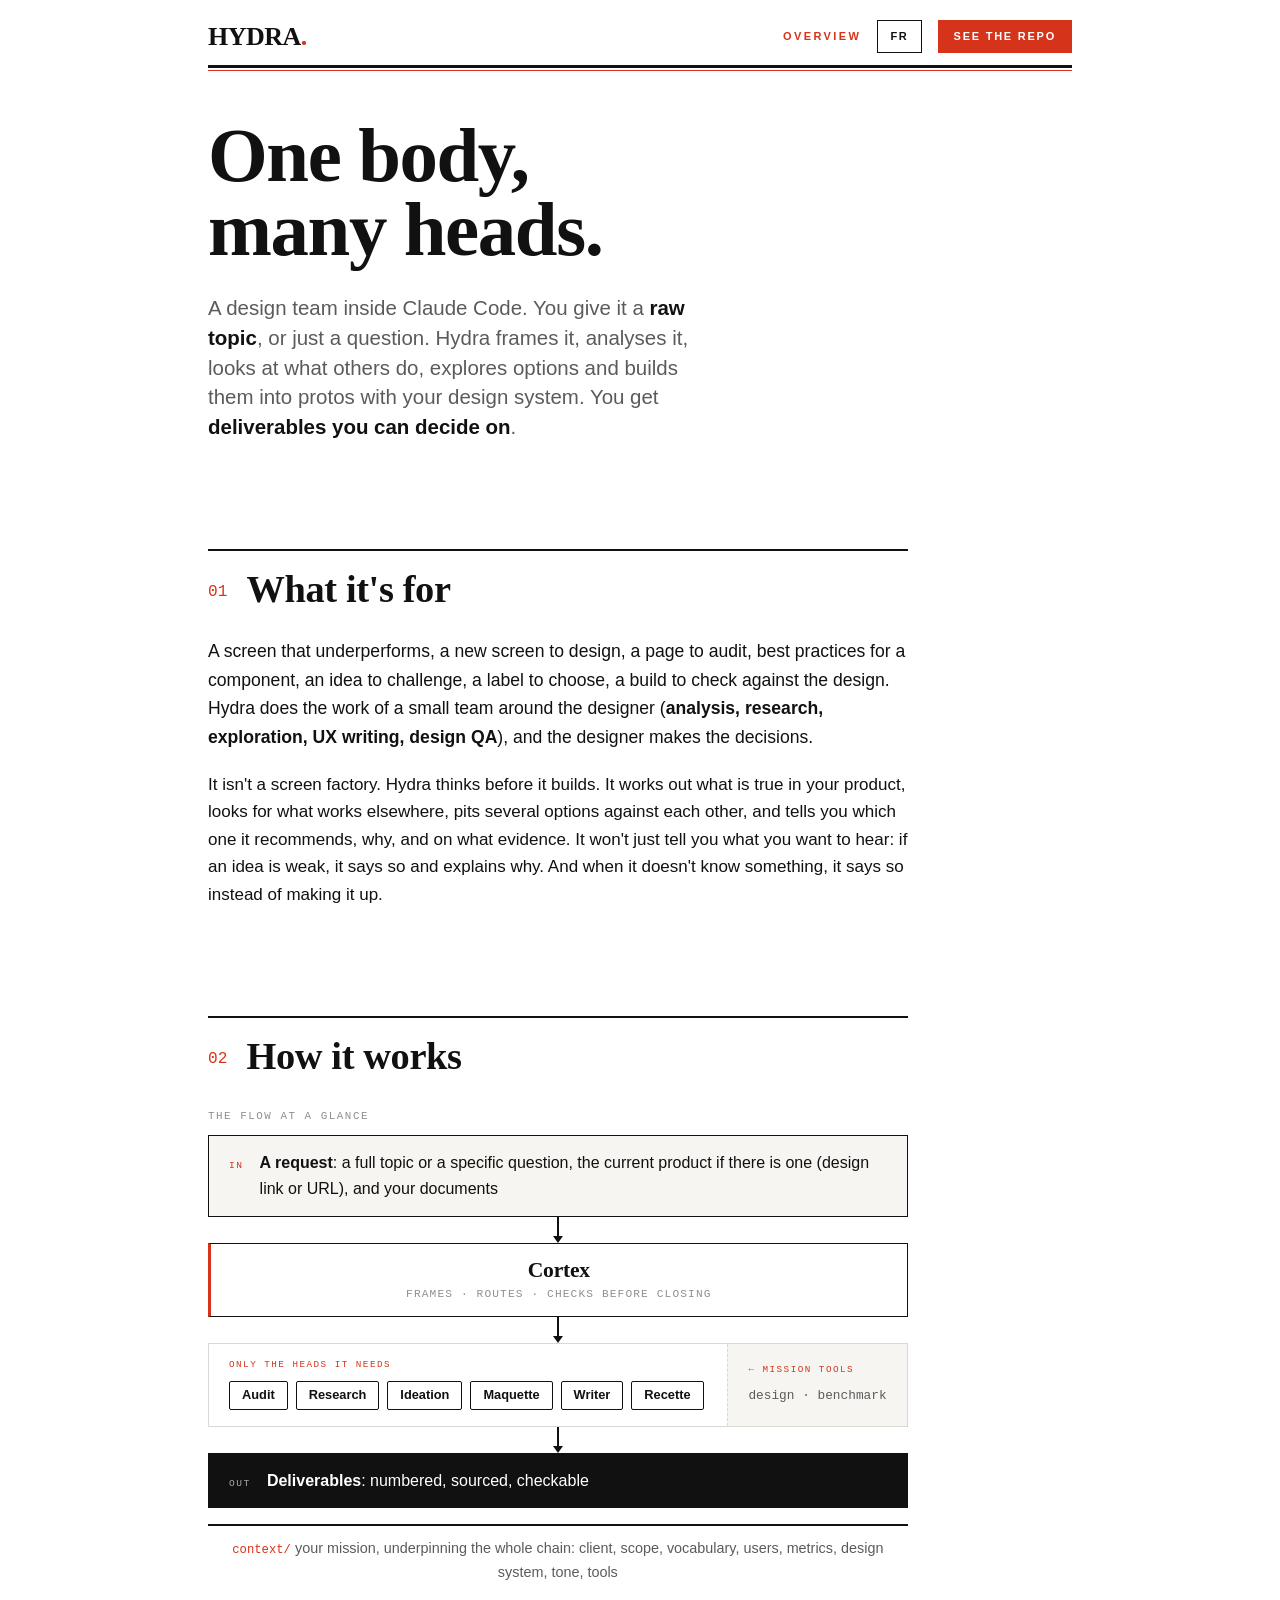
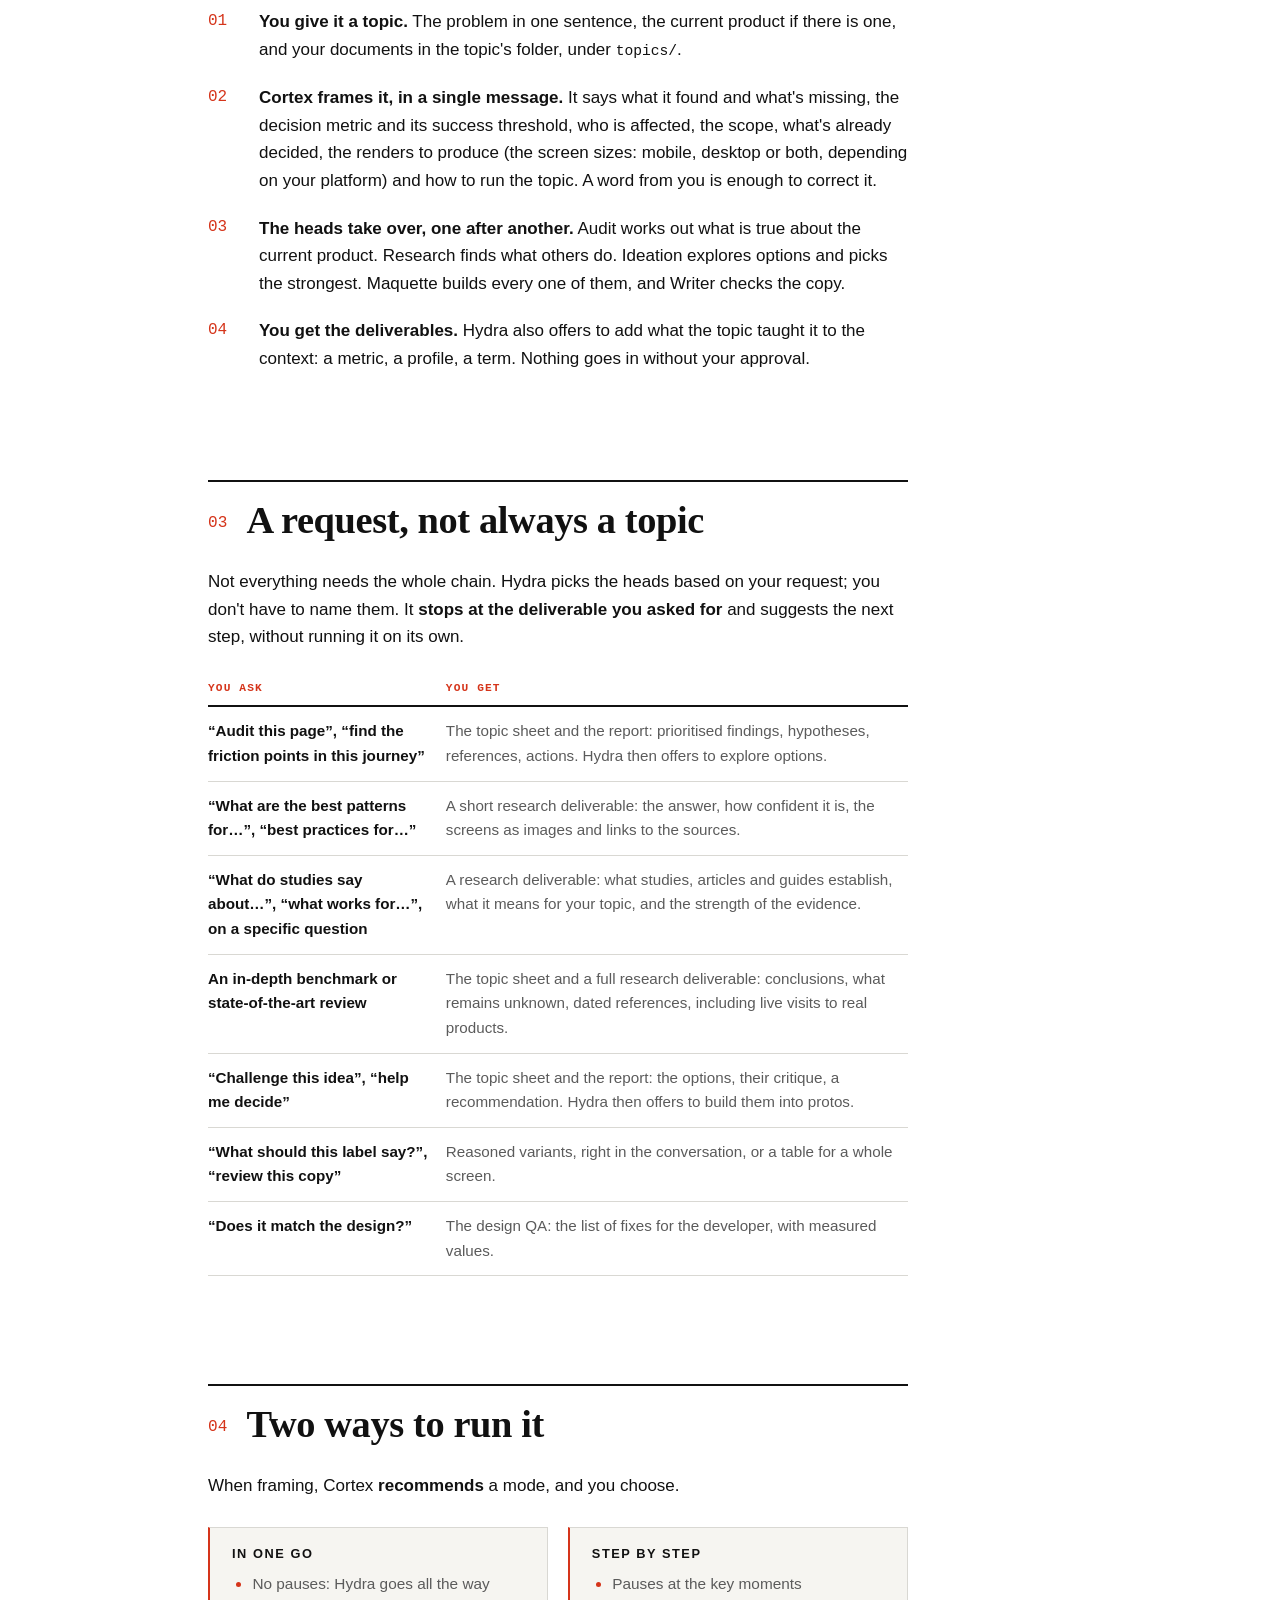
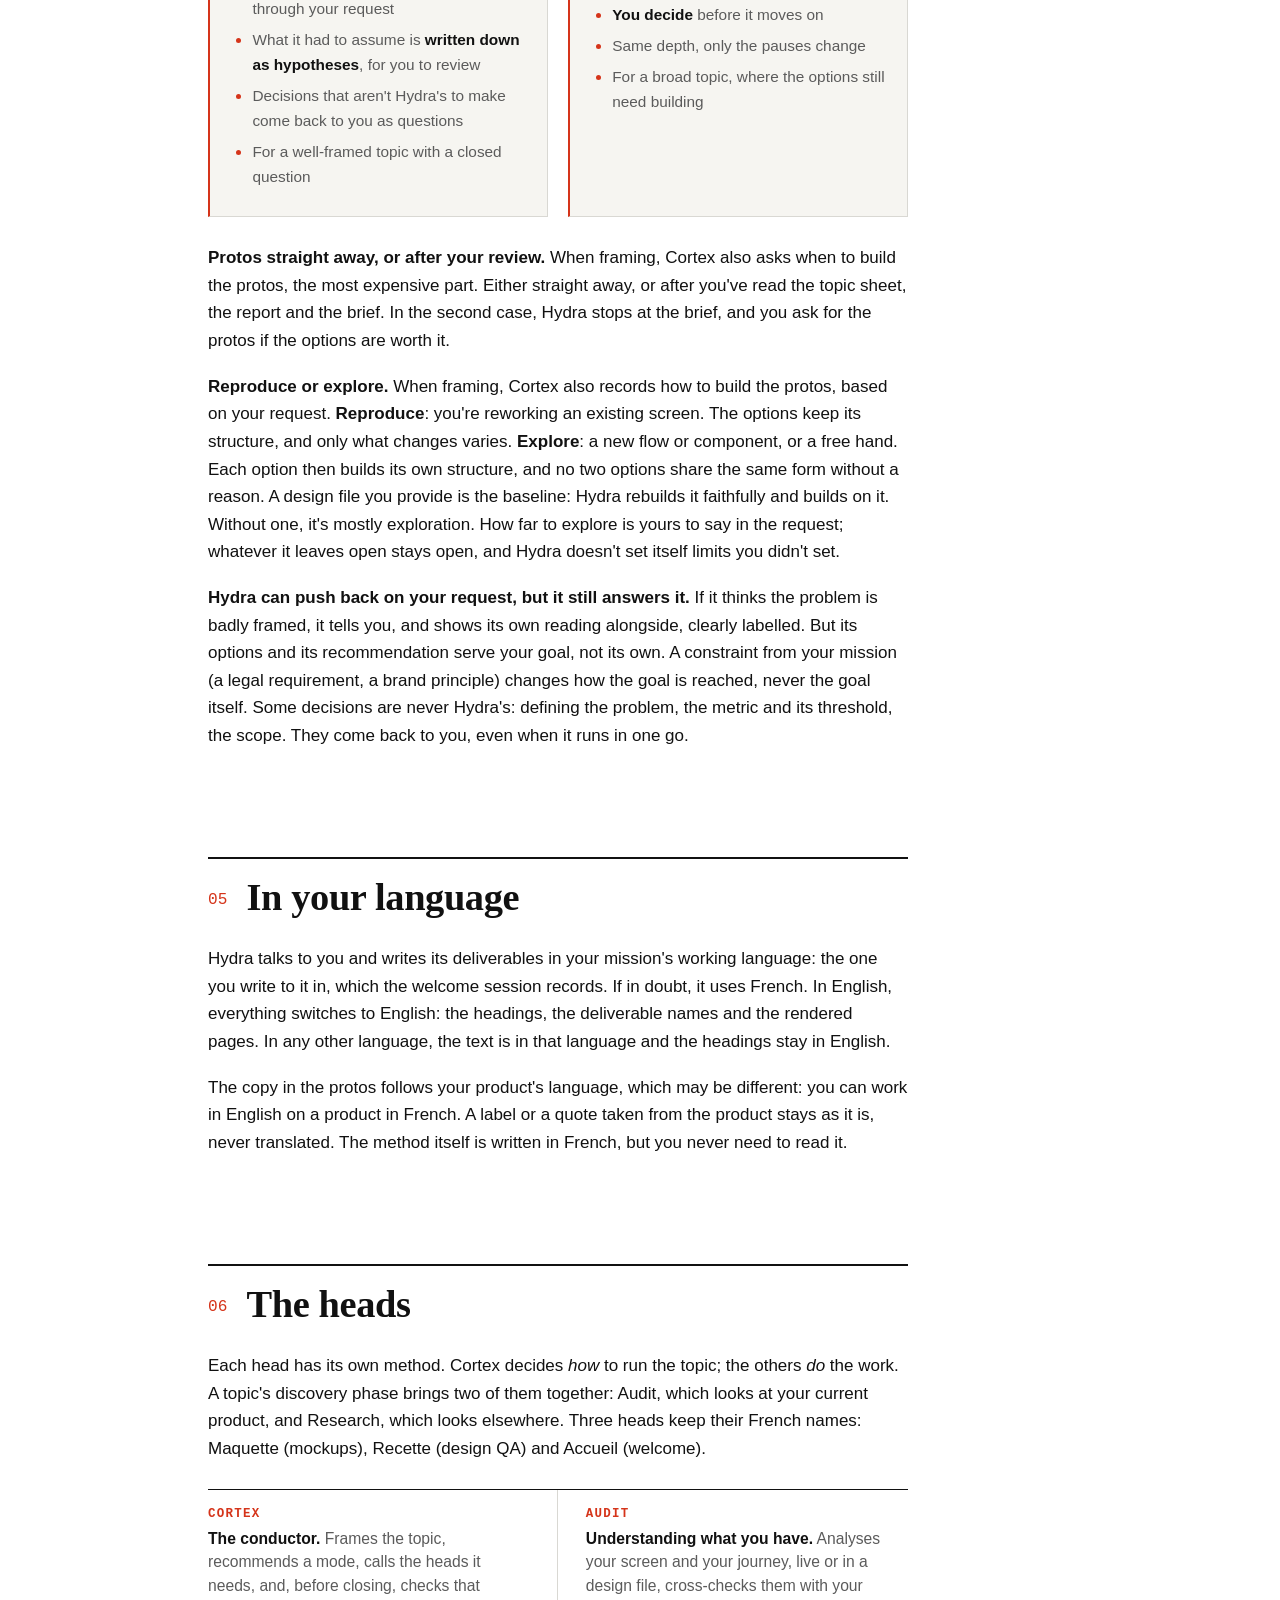
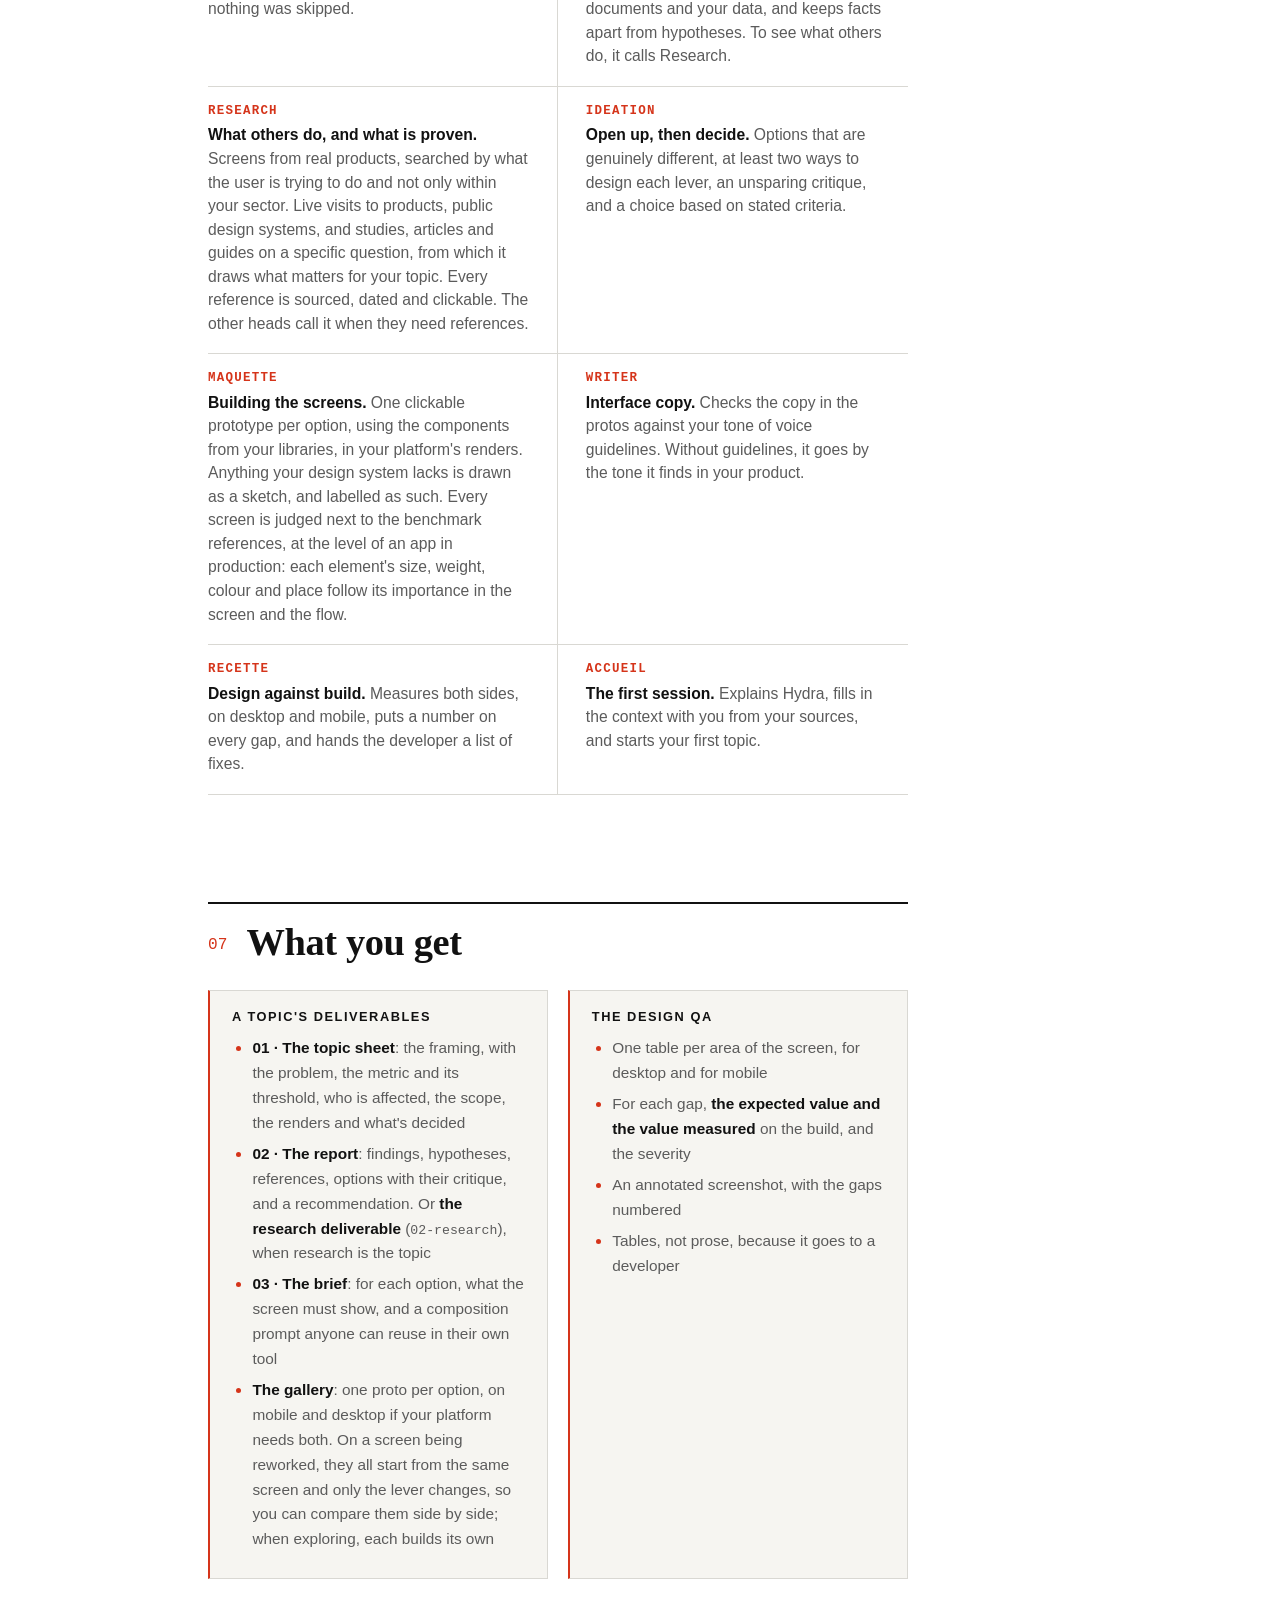
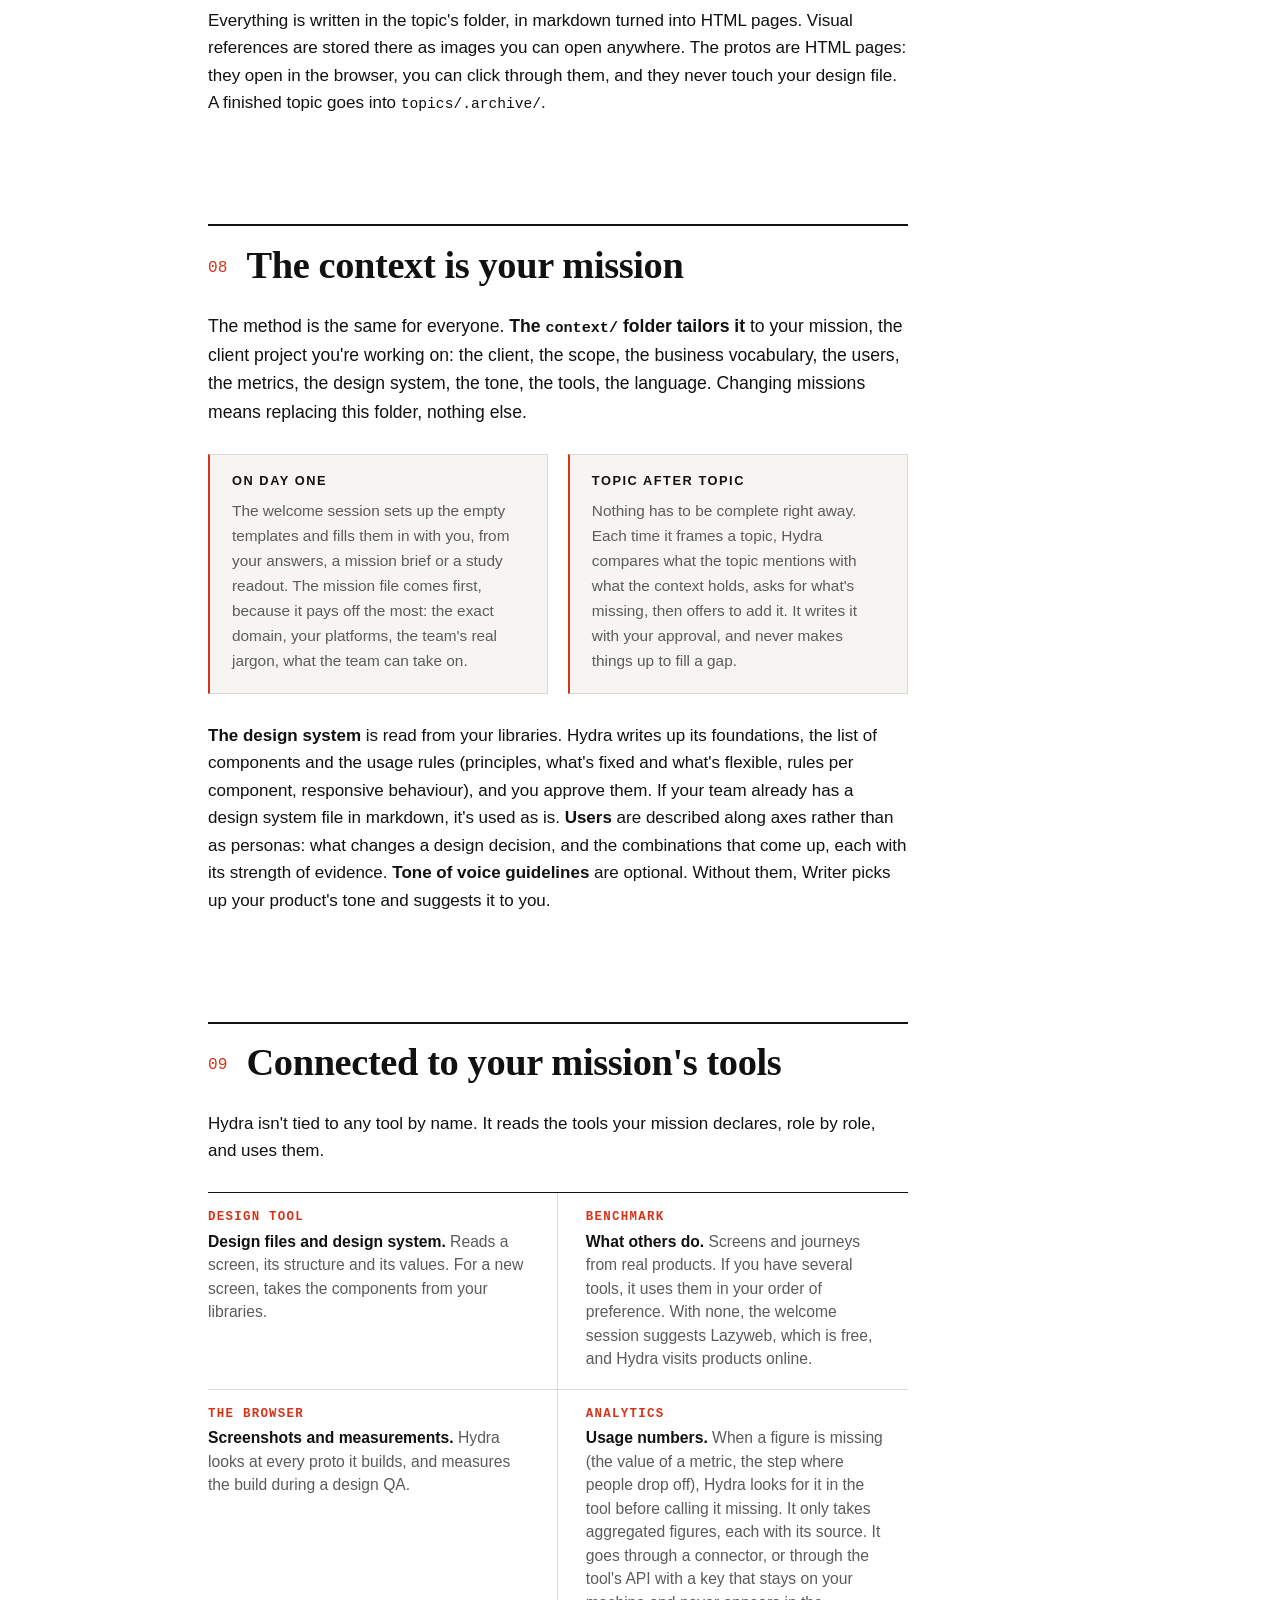
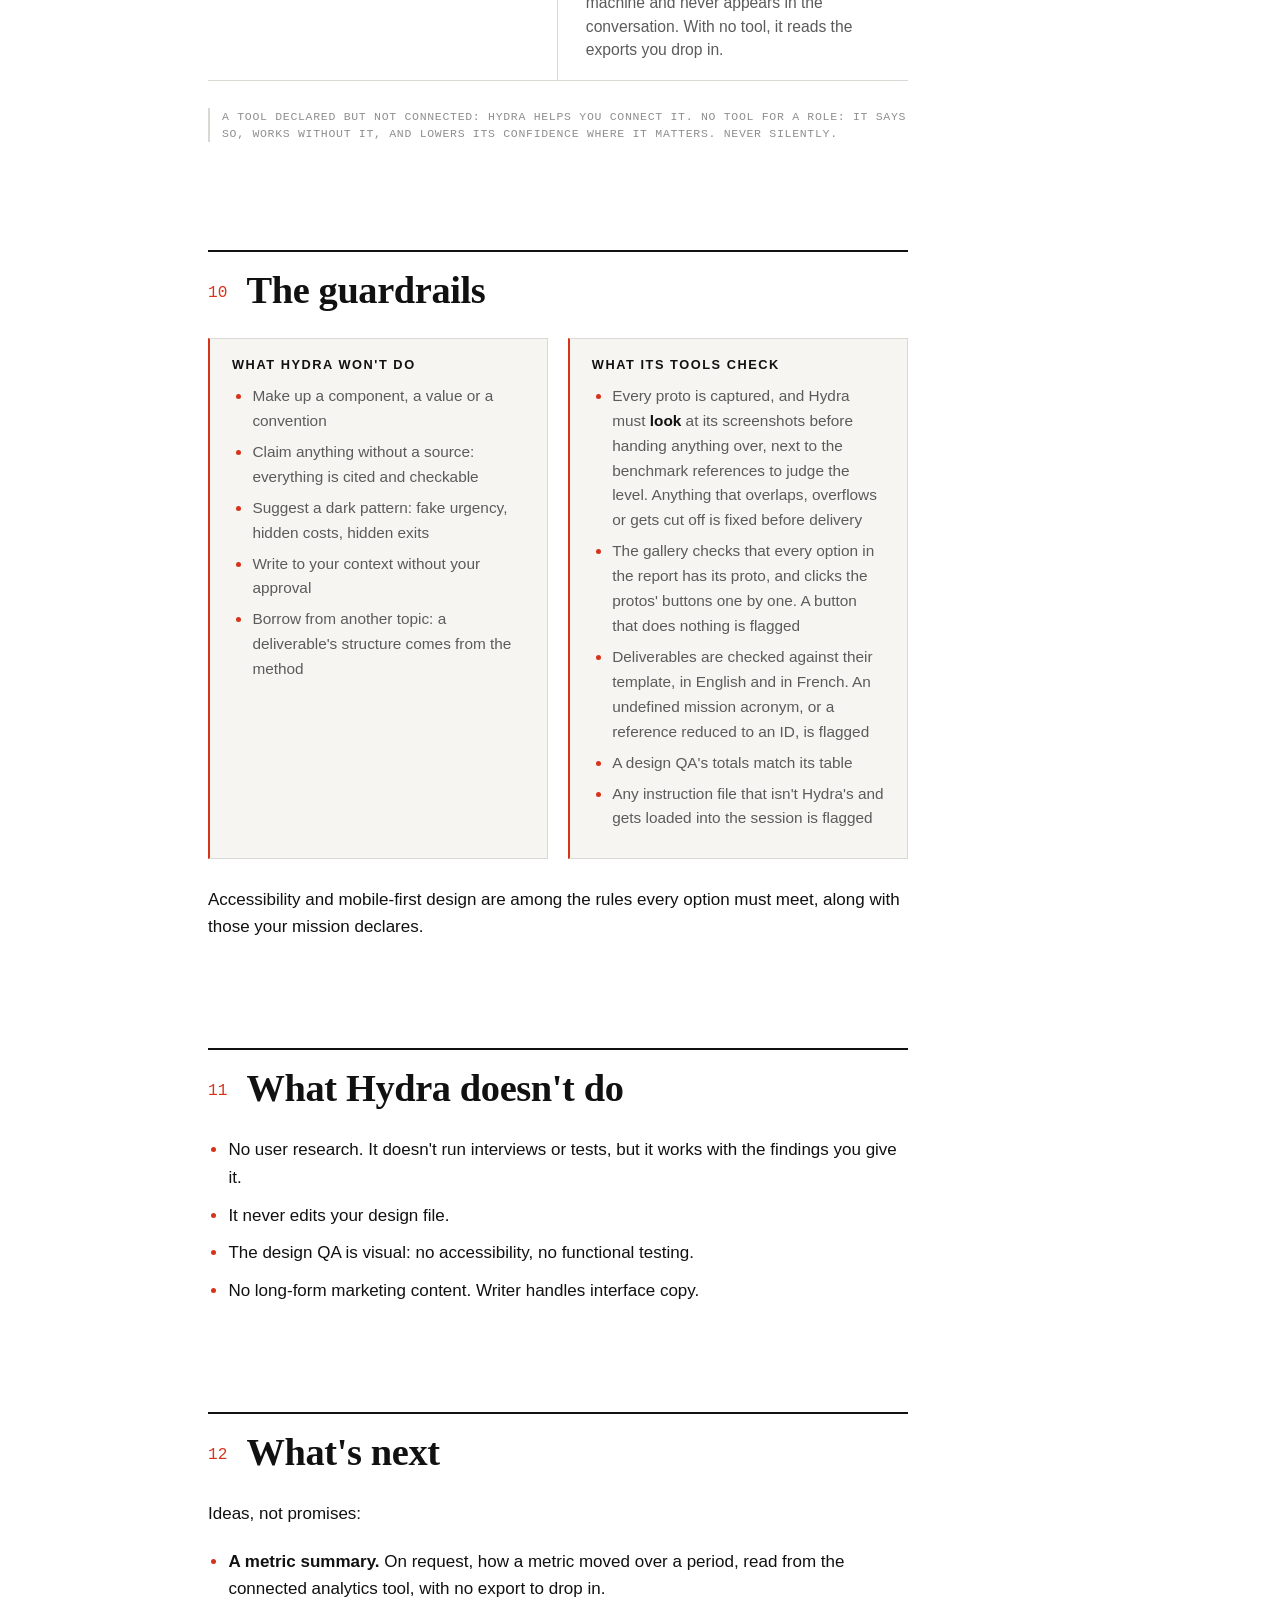
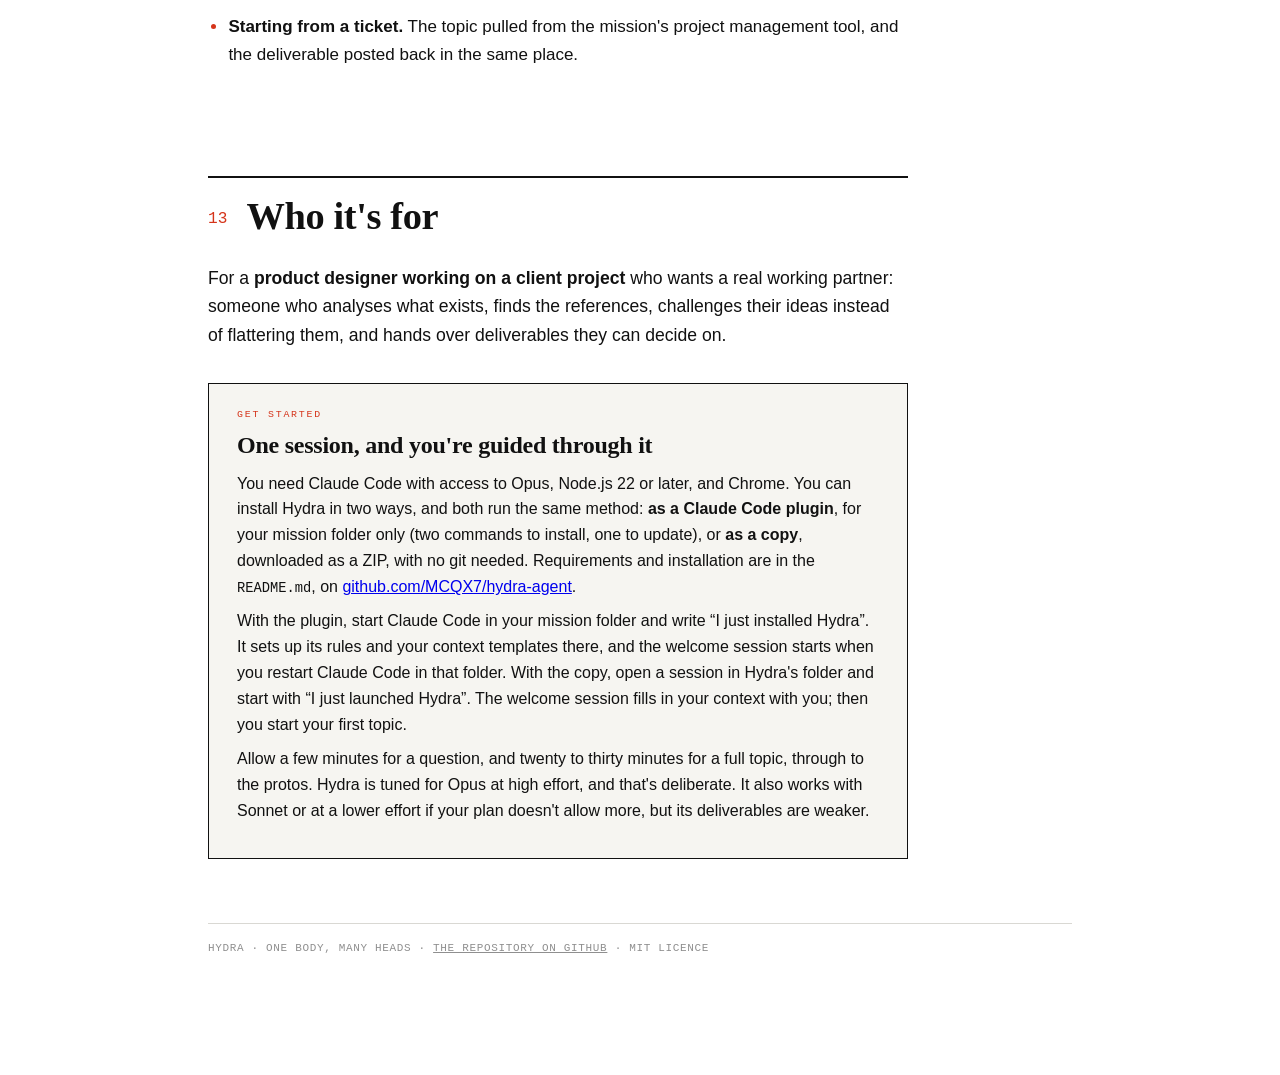
<file: docs/index.html>
<!DOCTYPE html>
<html lang="en">
<head>
<meta charset="utf-8" />
<meta name="viewport" content="width=device-width, initial-scale=1" />
<title>Hydra · Overview</title>
<meta http-equiv="refresh" content="0; url=presentation.html" />
<link rel="canonical" href="presentation.html" />
<style>body{ margin:0; padding:48px 16px; font:17px/1.6 "Helvetica Neue",Arial,sans-serif; color:#111; background:#fff; } a{ color:#d5341a; }</style>
</head>
<body>
<p>Hydra's overview is here: <a href="presentation.html">presentation.html</a>. En français : <a href="presentation.fr.html">presentation.fr.html</a>.</p>
</body>
</html>
</file>
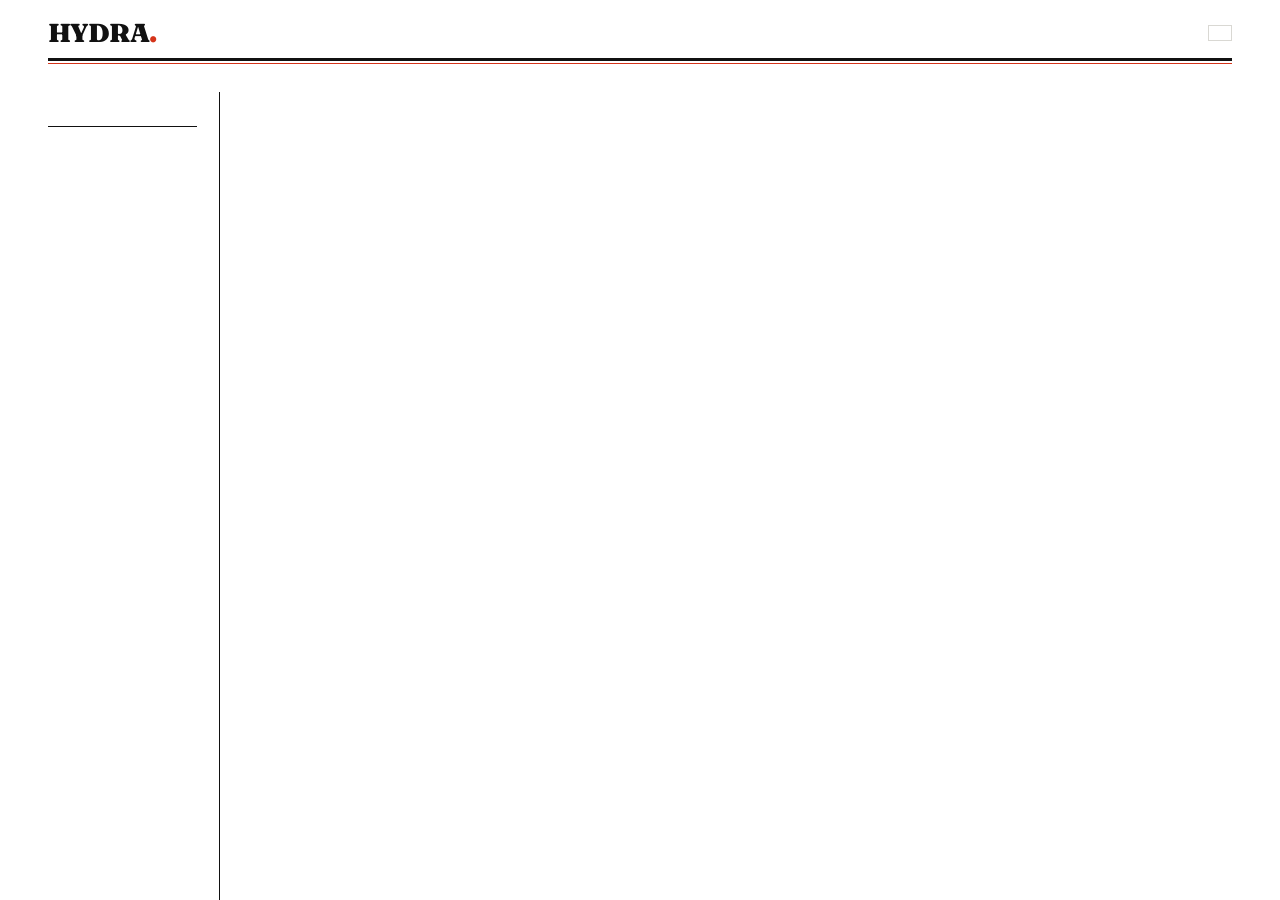
<file: .tools/hydra-render.html>
<!DOCTYPE html>
<html lang="<!--HYDRA:LANG-->">
<head>
<meta charset="utf-8" />
<meta name="viewport" content="width=device-width, initial-scale=1" />
<title>Hydra — <!--HYDRA:TYPE--></title>
<link rel="preconnect" href="https://fonts.googleapis.com" />
<link rel="preconnect" href="https://fonts.gstatic.com" crossorigin />
<!-- Polices via Google Fonts (réseau). PAS d'embarquement base64 : plusieurs
     centaines de Ko par livrable pour un gain hors-ligne, alors qu'on lit
     connecté. Hors-ligne → fallback système via les font-stacks. -->
<link href="https://fonts.googleapis.com/css2?family=Fraunces:opsz,wght@9..144,400;9..144,500;9..144,600;9..144,900&family=Inter:wght@400;500;600;700&family=IBM+Plex+Mono:wght@400;500&display=swap" rel="stylesheet" />
<style>
/* HYDRA RENDER — pré-rendu statique (contenu visible SANS JS → Quick Look).
   Le markdown est parsé en amont par .tools/md-to-html.js. Signature Swiss/ITS.
   Layout figé : masthead fixe + deux rails fixes ; SEUL le contenu défile. */
:root{
  --ink:#111; --ink-2:#5b5b5b; --ink-3:#8f8f8f;
  --rule:#111; --rule-soft:#d9d8d3; --paper:#fff; --panel:#f6f5f1;
  /* Couleur de signature Hydra — NE PAS utiliser la couleur de marque d'un
     client. Un seul endroit à changer. */
  --accent:#d5341a;        /* signature Hydra : vermillon profond */
  --accent-tint:213,52,26; /* même couleur en RGB (fonds translucides) */
  --serif:"Fraunces",Georgia,"Times New Roman",serif;
  --sans:"Inter","Helvetica Neue",Arial,sans-serif;
  --mono:"IBM Plex Mono","SF Mono",Menlo,monospace;
  --measure:66ch; --rail-l:220px; --masthead-h:92px; --gap:48px;
}
*{ box-sizing:border-box; }
html,body{ margin:0; background:var(--paper); color:var(--ink); }
body{ font-family:var(--sans); font-size:17px; line-height:1.62;
  -webkit-font-smoothing:antialiased; text-rendering:optimizeLegibility; }

/* barre d'outils — au-dessus de TOUT (z le plus haut) */
/* bouton « copier » : dans le FLUX du masthead (dernier enfant de la row) —
   le flex garantit qu'il ne chevauche jamais le libellé, sans réserve chiffrée */
#copyBtn{ align-self:center; font:600 11px/1 var(--sans); letter-spacing:.08em;
  text-transform:uppercase; color:var(--ink); background:var(--paper); white-space:nowrap;
  border:1px solid var(--rule-soft); padding:7px 11px; cursor:pointer;
  transition:background .12s,color .12s,border-color .12s; }
#copyBtn:hover{ background:var(--ink); color:var(--paper); border-color:var(--ink); }

/* masthead — FIXE, opaque : le contenu défile DESSOUS */
.masthead{ position:fixed; top:0; left:0; right:0; z-index:50;
  height:var(--masthead-h); background:var(--paper); padding:20px 48px 0; }
.masthead__row{ display:flex; align-items:baseline; gap:24px; padding-bottom:12px; }
.masthead__mark{ font:900 26px/1 var(--serif); letter-spacing:-.02em; text-transform:uppercase; }
.masthead__mark .dot{ color:var(--accent); }
.masthead__type{ margin-left:auto; font-size:11px; font-weight:700; letter-spacing:.22em;
  text-transform:uppercase; color:var(--accent); white-space:nowrap; }
.masthead__rule{ height:3px; background:var(--ink); }
.masthead__rule-thin{ height:1px; background:var(--accent); margin-top:2px; }

/* rails — FIXES de chaque côté, défilent seuls si longs */
.rail{ position:fixed; top:var(--masthead-h); bottom:0; overflow:auto;
  z-index:40; background:var(--paper); font-size:12.5px; }
.rail-l{ left:0; width:var(--rail-l); border-right:1px solid var(--rule); padding:26px 22px 40px 48px; }
.rail__label{ font-size:10.5px; font-weight:700; letter-spacing:.18em; text-transform:uppercase;
  color:var(--ink-3); padding-bottom:8px; border-bottom:1px solid var(--rule); margin-bottom:14px; }
.rail__toc{ list-style:none; margin:0; padding:0; }
.rail__toc a{ display:flex; gap:10px; text-decoration:none; color:var(--ink-2);
  padding:5px 0; border-bottom:1px solid var(--rule-soft); line-height:1.3; }
.rail__toc a:hover{ color:var(--accent); }
.rail__toc .num{ color:var(--accent); font-weight:600; font-variant-numeric:tabular-nums; min-width:22px; }
.rail__empty{ color:var(--ink-3); }

/* contenu — SEULE colonne qui défile ; padding-top > hauteur du masthead */
.main{ margin-left:var(--rail-l); margin-right:var(--gap);
  padding:calc(var(--masthead-h) + 28px) var(--gap) 120px var(--gap); }
.article{ counter-reset:h2; max-width:var(--measure); }
.article > :first-child{ margin-top:0; }

/* ── typographie de l'article (Swiss) ── */
.article h1{ font-family:var(--serif); font-optical-sizing:auto; font-weight:600;
  font-size:clamp(2.6rem,5.4vw,4.4rem); line-height:.96; letter-spacing:-.018em;
  margin:0 0 .5em; max-width:18ch; }
.article h2{ font-family:var(--serif); font-optical-sizing:auto; font-weight:600;
  font-size:clamp(1.7rem,3.3vw,2.5rem); line-height:1.04; letter-spacing:-.01em;
  margin:2.4em 0 .6em; padding-top:.5em; border-top:2px solid var(--ink);
  display:flex; gap:.5em; align-items:baseline; }
.article h2::before{ counter-increment:h2; content:counter(h2,decimal-leading-zero);
  font-family:var(--mono); font-size:.42em; font-weight:500; color:var(--accent);
  letter-spacing:0; transform:translateY(-.35em); }
.article h3{ font-family:var(--sans); font-weight:700; font-size:.95rem;
  letter-spacing:.06em; text-transform:uppercase; color:var(--ink); margin:2em 0 .5em; }
.article h4{ font-family:var(--sans); font-weight:600; font-size:.8rem;
  letter-spacing:.12em; text-transform:uppercase; color:var(--ink-2); margin:1.6em 0 .4em; }
.article p{ margin:0 0 1.1em; }
.article a{ color:var(--ink); text-decoration:none;
  background-image:linear-gradient(var(--accent),var(--accent));
  background-size:100% 1px; background-position:0 100%; background-repeat:no-repeat;
  padding-bottom:1px; transition:background-size .12s,color .12s; }
.article a:hover{ color:var(--accent); }
.article a.xref{ background:none; color:inherit; }              /* renvoi interne : ni accent, ni soulignement */
.article a.xref:hover{ color:inherit; text-decoration:underline; } /* actionnable au survol seulement */
.article strong{ font-weight:600; } /* amorti : le vrai correctif du sur-gras est l'écriture */
.article em{ font-style:italic; }
.article ul, .article ol{ margin:0 0 1.2em; padding-left:1.4em; }
.article li{ margin:0 0 .35em; padding-left:.2em; }
.article ul li::marker{ color:var(--accent); content:"— "; }
.article ul li:has(> input[type="checkbox"]){ list-style:none; } /* une case à cocher tient lieu de puce */
.article ul li:has(> input[type="checkbox"])::marker{ content:none; }
.article ol{ list-style:none; counter-reset:li; padding-left:0; }
.article ol > li{ counter-increment:li; padding-left:2.4em; position:relative; }
.article ol > li::before{ content:counter(li,decimal-leading-zero); position:absolute; left:0; top:.05em;
  font-family:var(--mono); font-size:.78em; color:var(--accent); font-weight:500; }
.article li > ul, .article li > ol{ margin:.35em 0 .35em; }
.article blockquote{ margin:1.4em 0; padding:.1em 0 .1em 22px; border-left:2px solid var(--accent);
  color:var(--ink-2); font-style:italic; }
.article blockquote p:last-child{ margin-bottom:0; }
.article table{ width:100%; border-collapse:collapse; margin:1.6em 0; font-size:.94rem;
  font-variant-numeric:tabular-nums; }
.article thead th{ text-align:left; font-weight:700; font-size:.72rem; letter-spacing:.08em;
  text-transform:uppercase; padding:10px 14px 10px 0; border-bottom:2px solid var(--ink); vertical-align:bottom; }
.article tbody td{ padding:11px 14px 11px 0; border-bottom:1px solid var(--rule-soft); vertical-align:top; }
.article tbody tr:hover{ background:var(--panel); }
.article th:last-child, .article td:last-child{ padding-right:0; }
.article code{ font-family:var(--mono); font-size:.86em; background:var(--panel);
  padding:.12em .35em; border:1px solid var(--rule-soft); }
.article pre{ background:var(--panel); border:1px solid var(--rule-soft); border-left:2px solid var(--ink);
  padding:18px 20px; overflow:auto; margin:1.5em 0; line-height:1.5; }
.article pre code{ background:none; border:none; padding:0; font-size:.82rem; }
.article hr{ border:0; border-top:1px solid var(--rule); margin:2.4em 0; }
.article figure{ margin:1.8em 0; }
.article img{ display:block; width:100%; height:auto; border:1px solid var(--rule-soft); }
.article figure figcaption{ margin-top:8px; font-size:11.5px; letter-spacing:.02em;
  color:var(--ink-3); border-left:2px solid var(--accent); padding-left:8px; }
.article .img-missing{ display:block; border:1px dashed var(--accent);
  background:repeating-linear-gradient(45deg,transparent,transparent 9px,rgba(var(--accent-tint),.05) 9px,rgba(var(--accent-tint),.05) 10px);
  color:var(--ink-2); font-family:var(--mono); font-size:12px; padding:16px 18px; margin:1.8em 0; }
.article .img-missing strong{ color:var(--accent); font-weight:600; margin-right:8px; }

/* toast (bouton copier) */
.toast{ position:fixed; bottom:22px; left:50%; transform:translateX(-50%) translateY(20px);
  background:var(--ink); color:var(--paper); padding:11px 20px; font:600 12px/1 var(--sans);
  letter-spacing:.1em; text-transform:uppercase; opacity:0; pointer-events:none;
  transition:opacity .18s,transform .18s; z-index:110; }
.toast.is-on{ opacity:1; transform:translateX(-50%) translateY(0); }

/* responsive — mobile : les deux rails passent en STATIQUE (plus de colonnes
   fixes qui mangent le contenu), tout s'empile dans le flux */
@media (max-width:900px){
  .masthead{ position:static; height:auto; padding:22px 22px 0; }
  .masthead__row{ flex-direction:column; align-items:flex-start; }
  .masthead__type{ margin-left:0; }
  #copyBtn{ order:-1; align-self:flex-end; }
  .rail{ position:static; width:auto; bottom:auto; overflow:visible; }
  .rail-l{ border-right:0; border-bottom:1px solid var(--rule); padding:20px 22px; }
  .rail__toc{ columns:2; column-gap:24px; }
  .main{ margin-left:0; margin-right:0; padding:24px 22px 80px; }
}
/* impression / PDF */
@media print{
  #copyBtn,.rail__note{ display:none; }
  .masthead,.rail{ position:static; height:auto; width:auto; }
  .rail-l{ border:0; }
  .main{ margin:0; padding:0; }
  a{ background:none !important; }
  .article h2{ break-after:avoid; }
}
</style>
</head>
<body>
<header class="masthead">
  <div class="masthead__row">
    <div class="masthead__mark">Hydra<span class="dot">.</span></div>
    <div class="masthead__type"><!--HYDRA:TYPE--></div>
    <button id="copyBtn"><!--HYDRA:COPIER--></button>
  </div>
  <div class="masthead__rule"></div>
  <div class="masthead__rule-thin"></div>
</header>

<!-- rail gauche : sommaire -->
<aside class="rail rail-l">
  <div class="rail__label"><!--HYDRA:SOMMAIRE--></div>
  <ol class="rail__toc"><!--HYDRA:TOC--></ol>
</aside>

<!-- colonne de contenu (seule à défiler) -->
<main class="main"><article class="article"><!--HYDRA:CONTENT--></article></main>

<div class="toast" id="toast"><!--HYDRA:COPIE--></div>

<!-- source markdown brute conservée pour le bouton Copier (seul usage du JS) -->
<script type="text/markdown" id="mdSource"><!--HYDRA:MDSOURCE--></script>
<script>
(function(){
  var src=document.getElementById('mdSource'), btn=document.getElementById('copyBtn'), toast=document.getElementById('toast');
  if(!btn) return;
  function done(){ toast.classList.add('is-on'); setTimeout(function(){ toast.classList.remove('is-on'); },1400); }
  btn.addEventListener('click',function(){
    var txt=src?src.textContent:'';
    if(navigator.clipboard&&navigator.clipboard.writeText){ navigator.clipboard.writeText(txt).then(done,fb); } else fb();
    function fb(){ var ta=document.createElement('textarea'); ta.value=txt; document.body.appendChild(ta); ta.select(); try{document.execCommand('copy');}catch(e){} document.body.removeChild(ta); done(); }
  });
})();
</script>
</body>
</html>
</file>
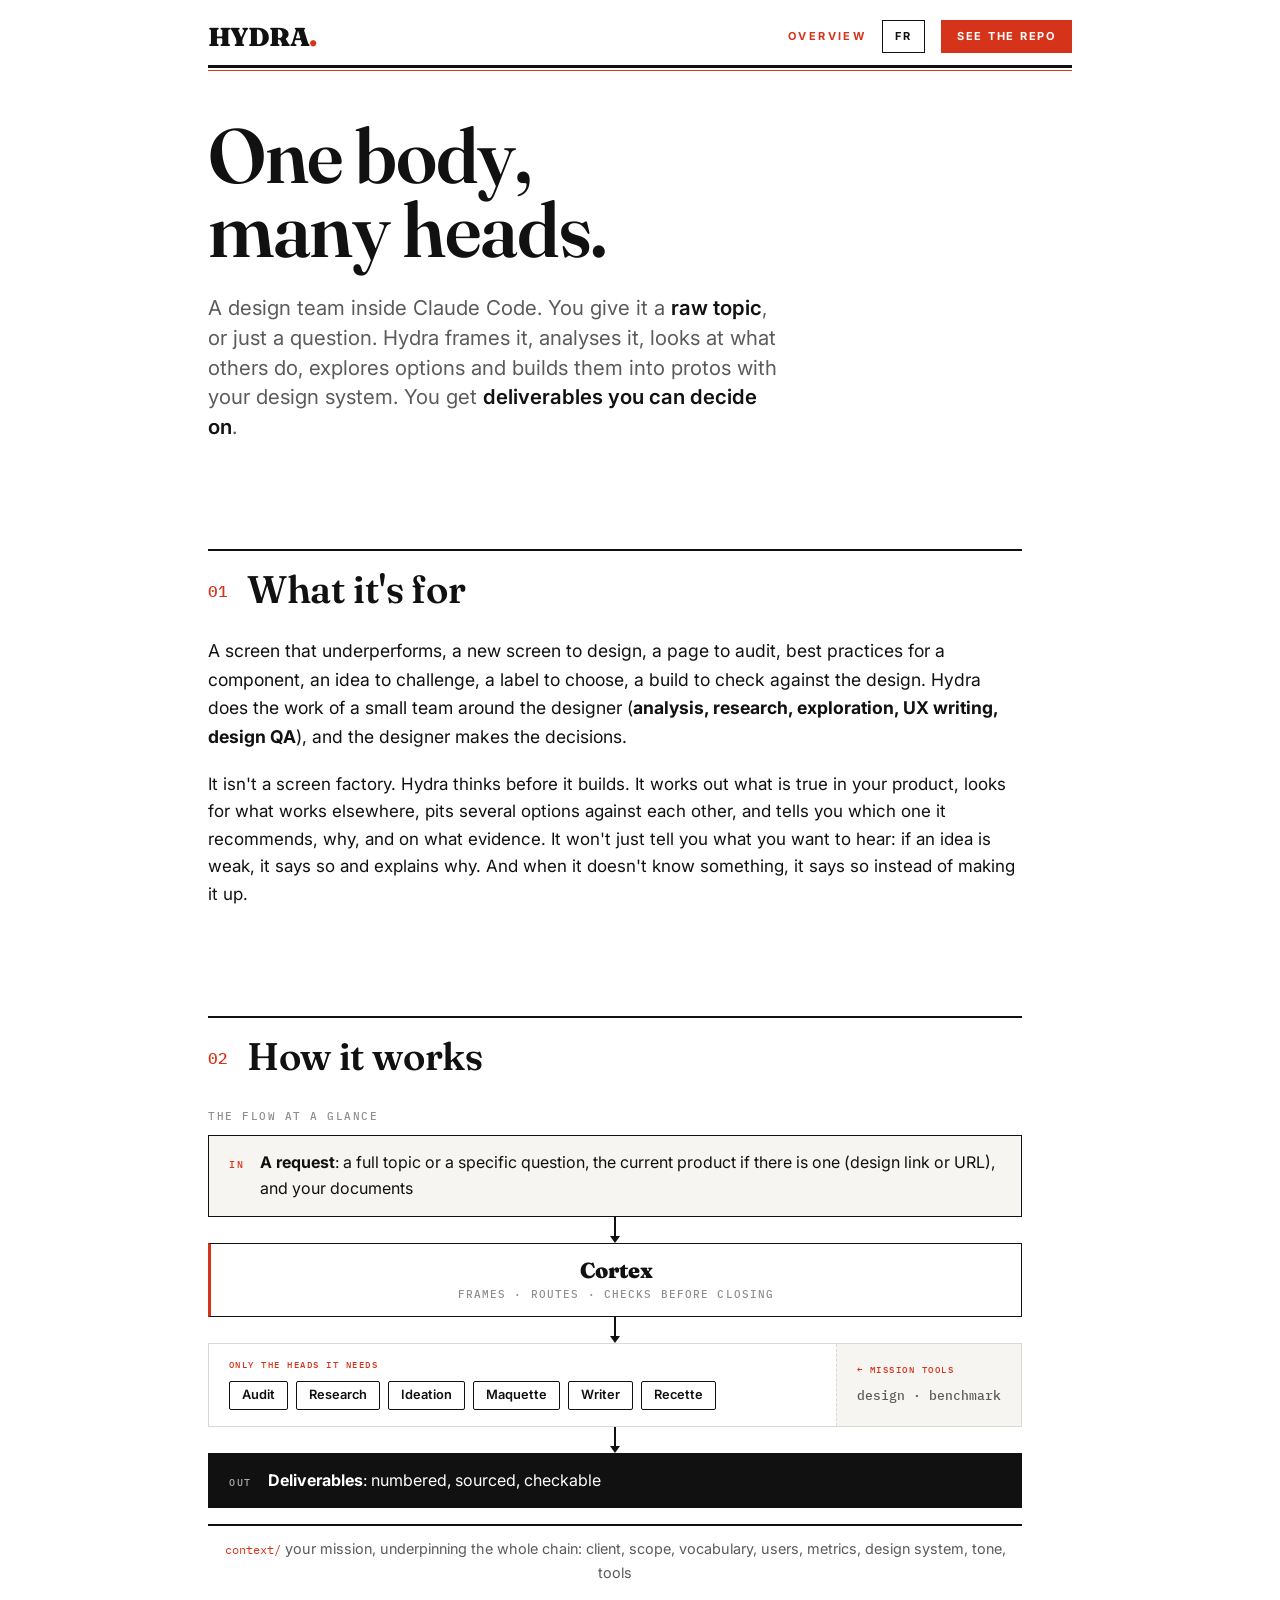
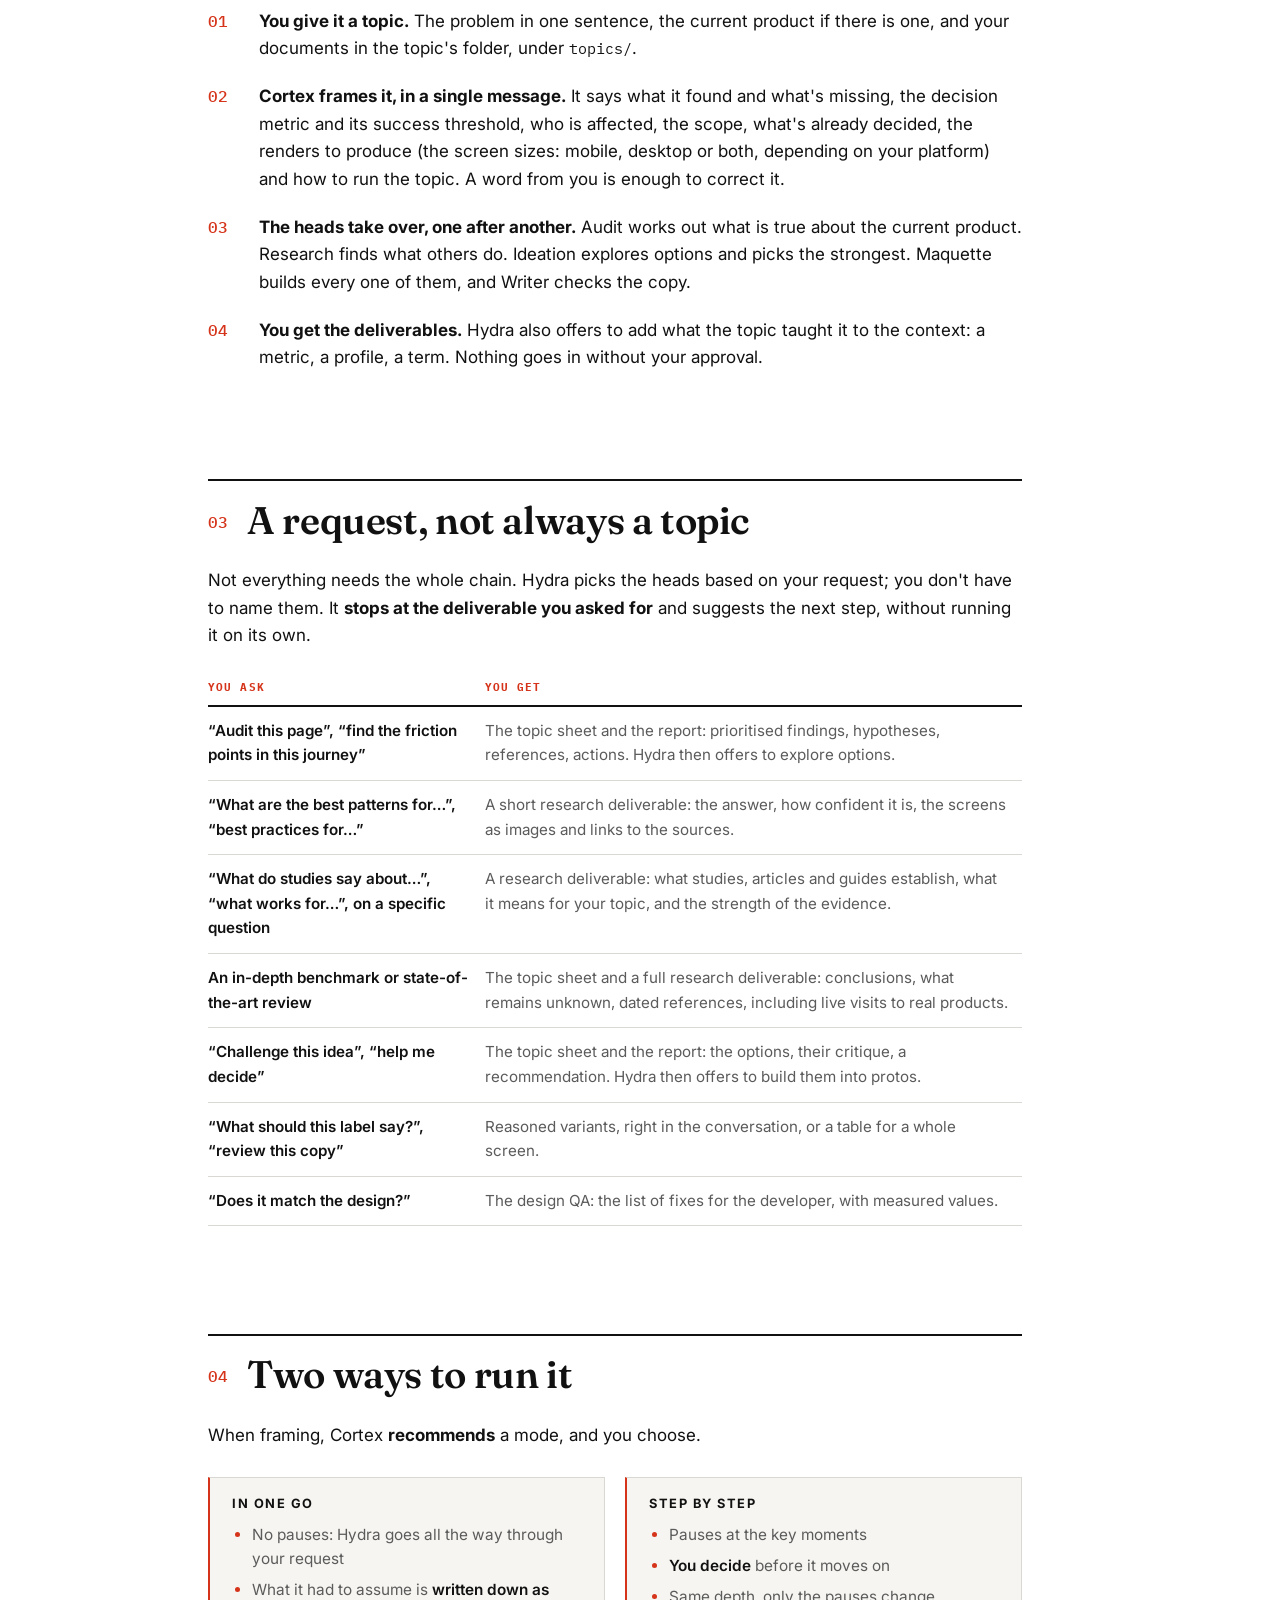
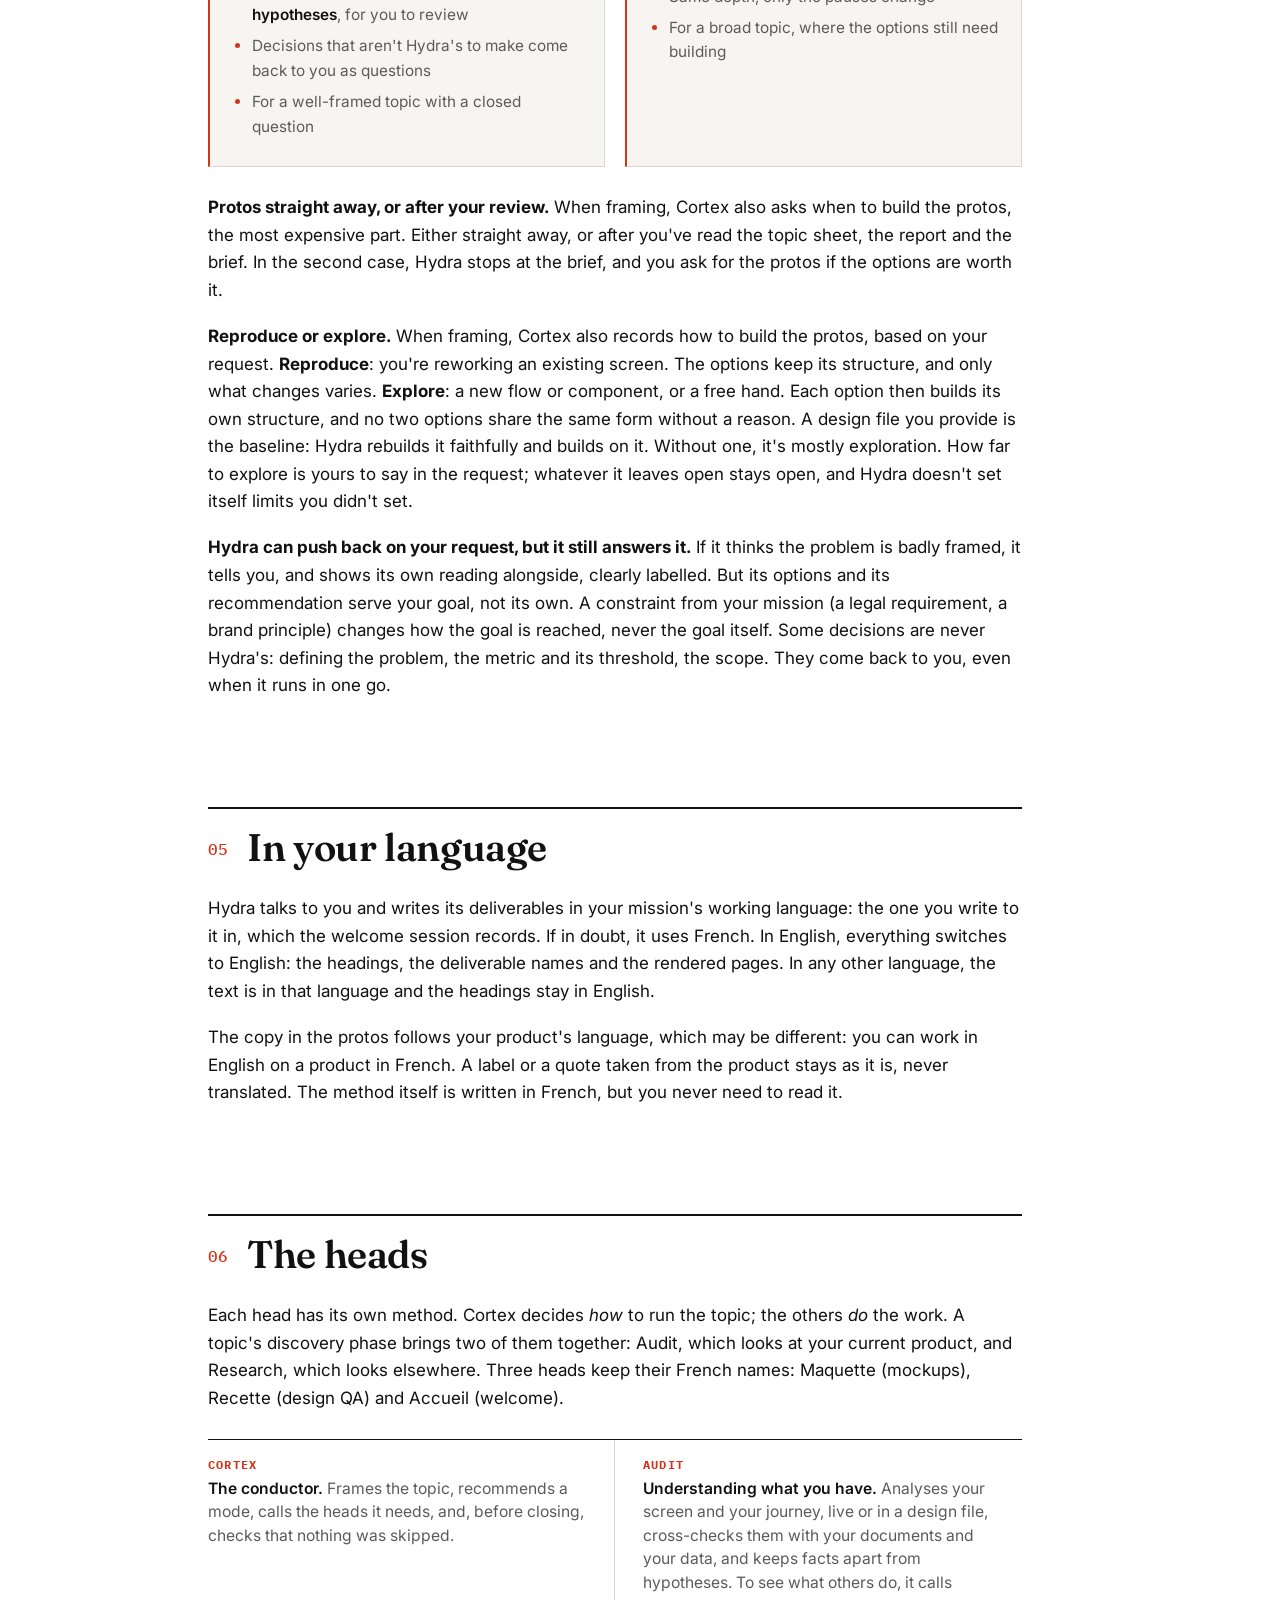
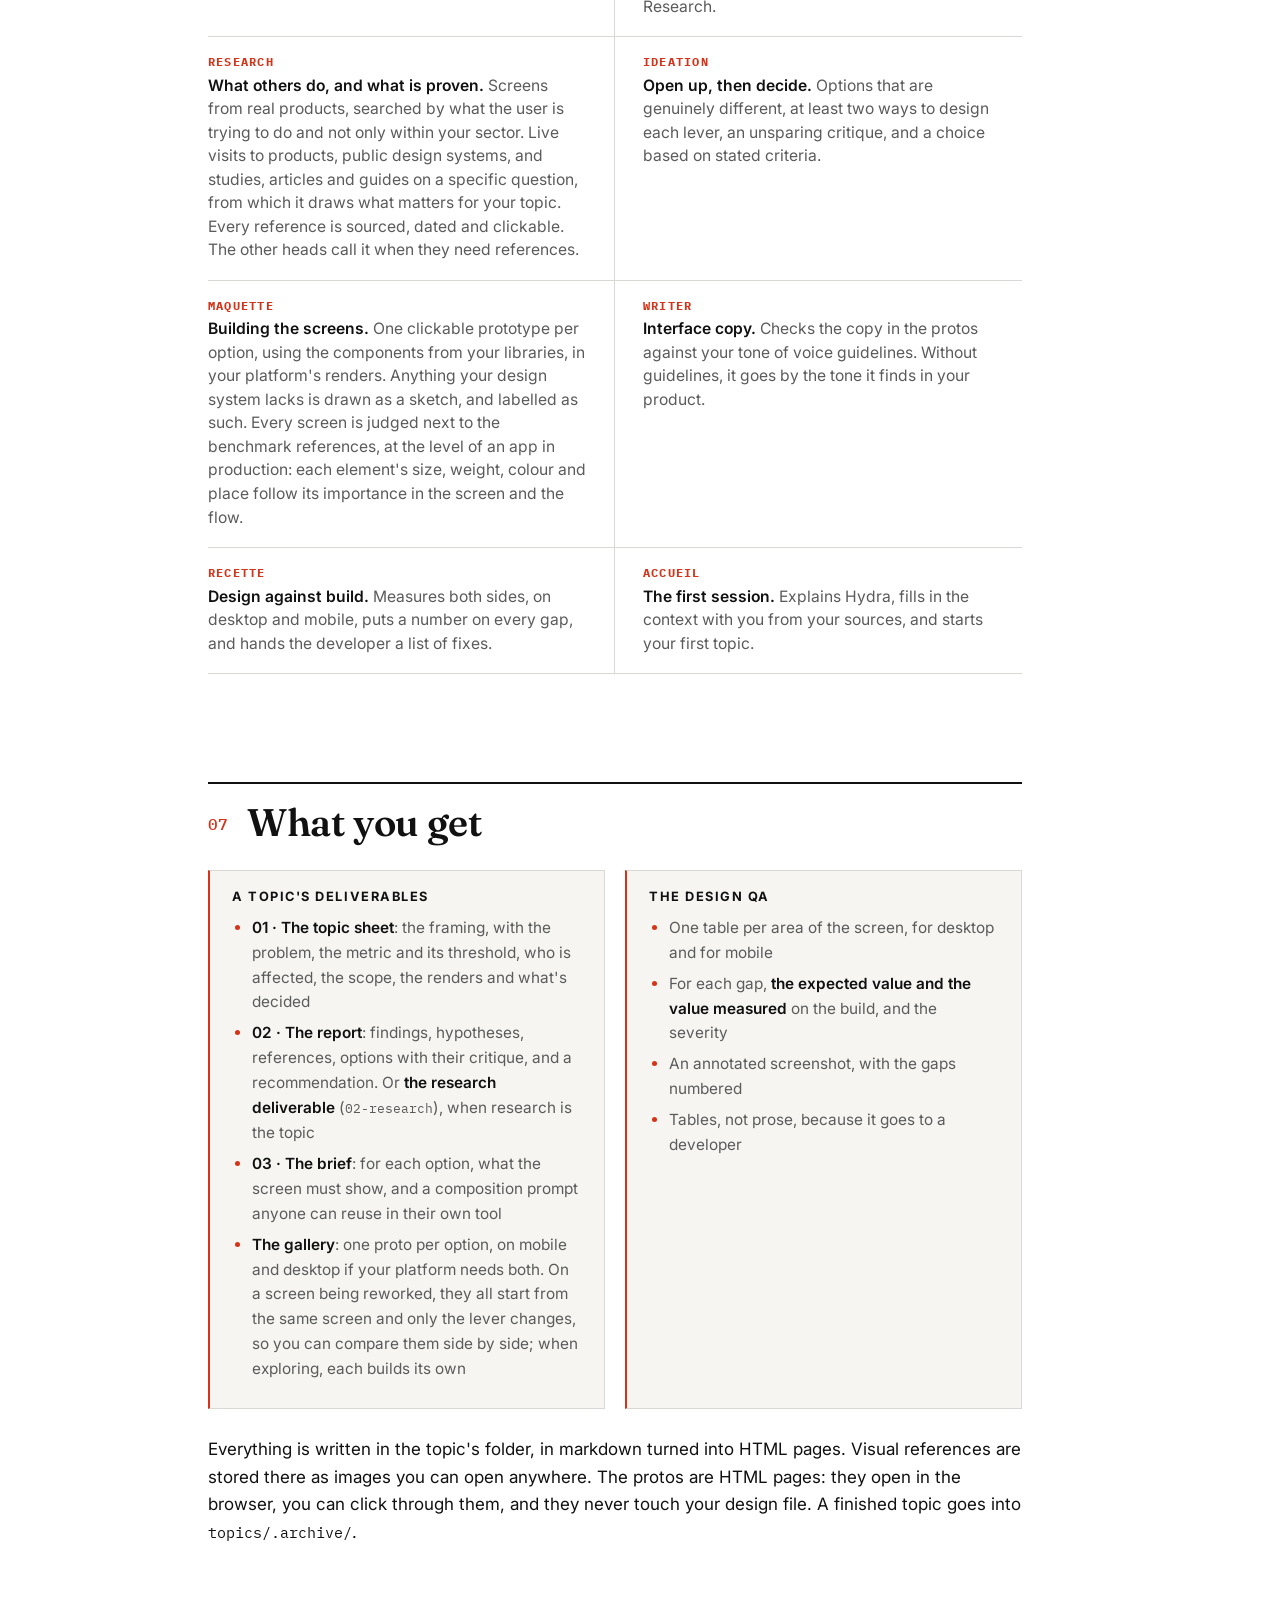
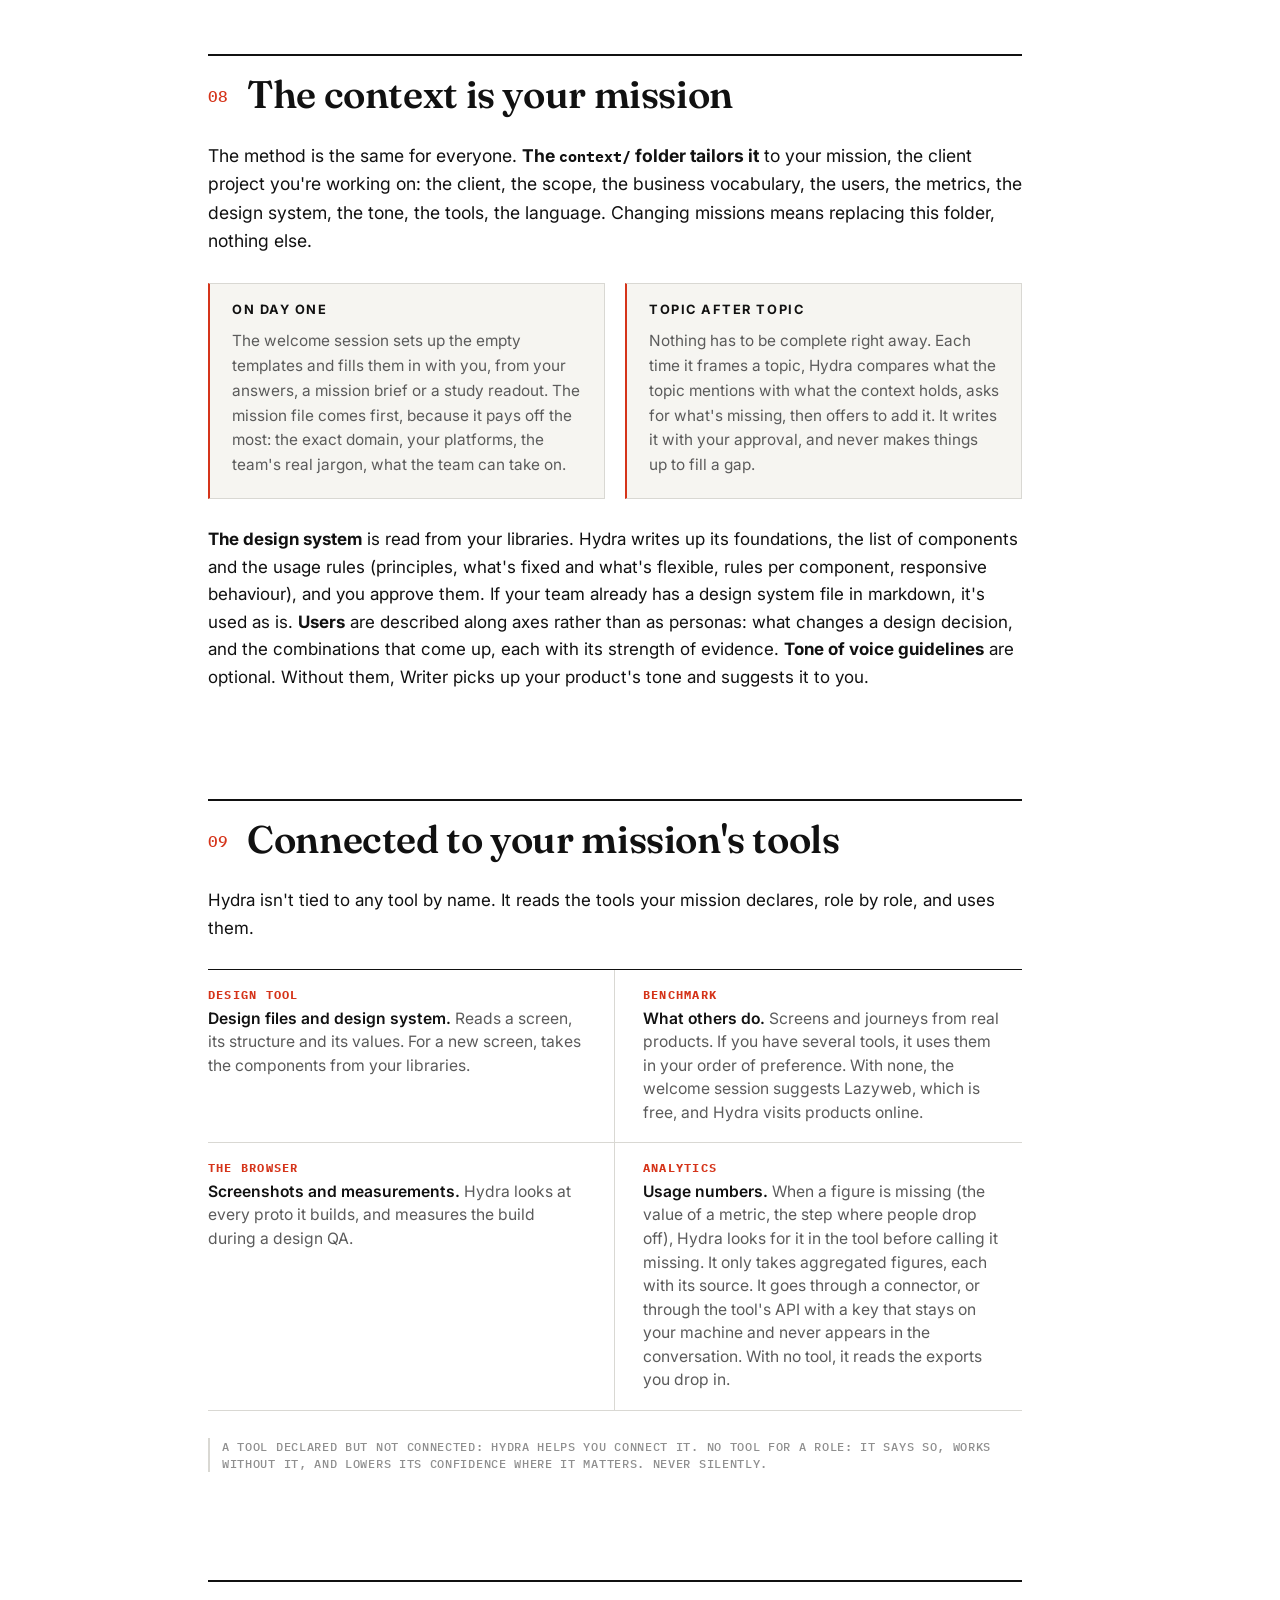
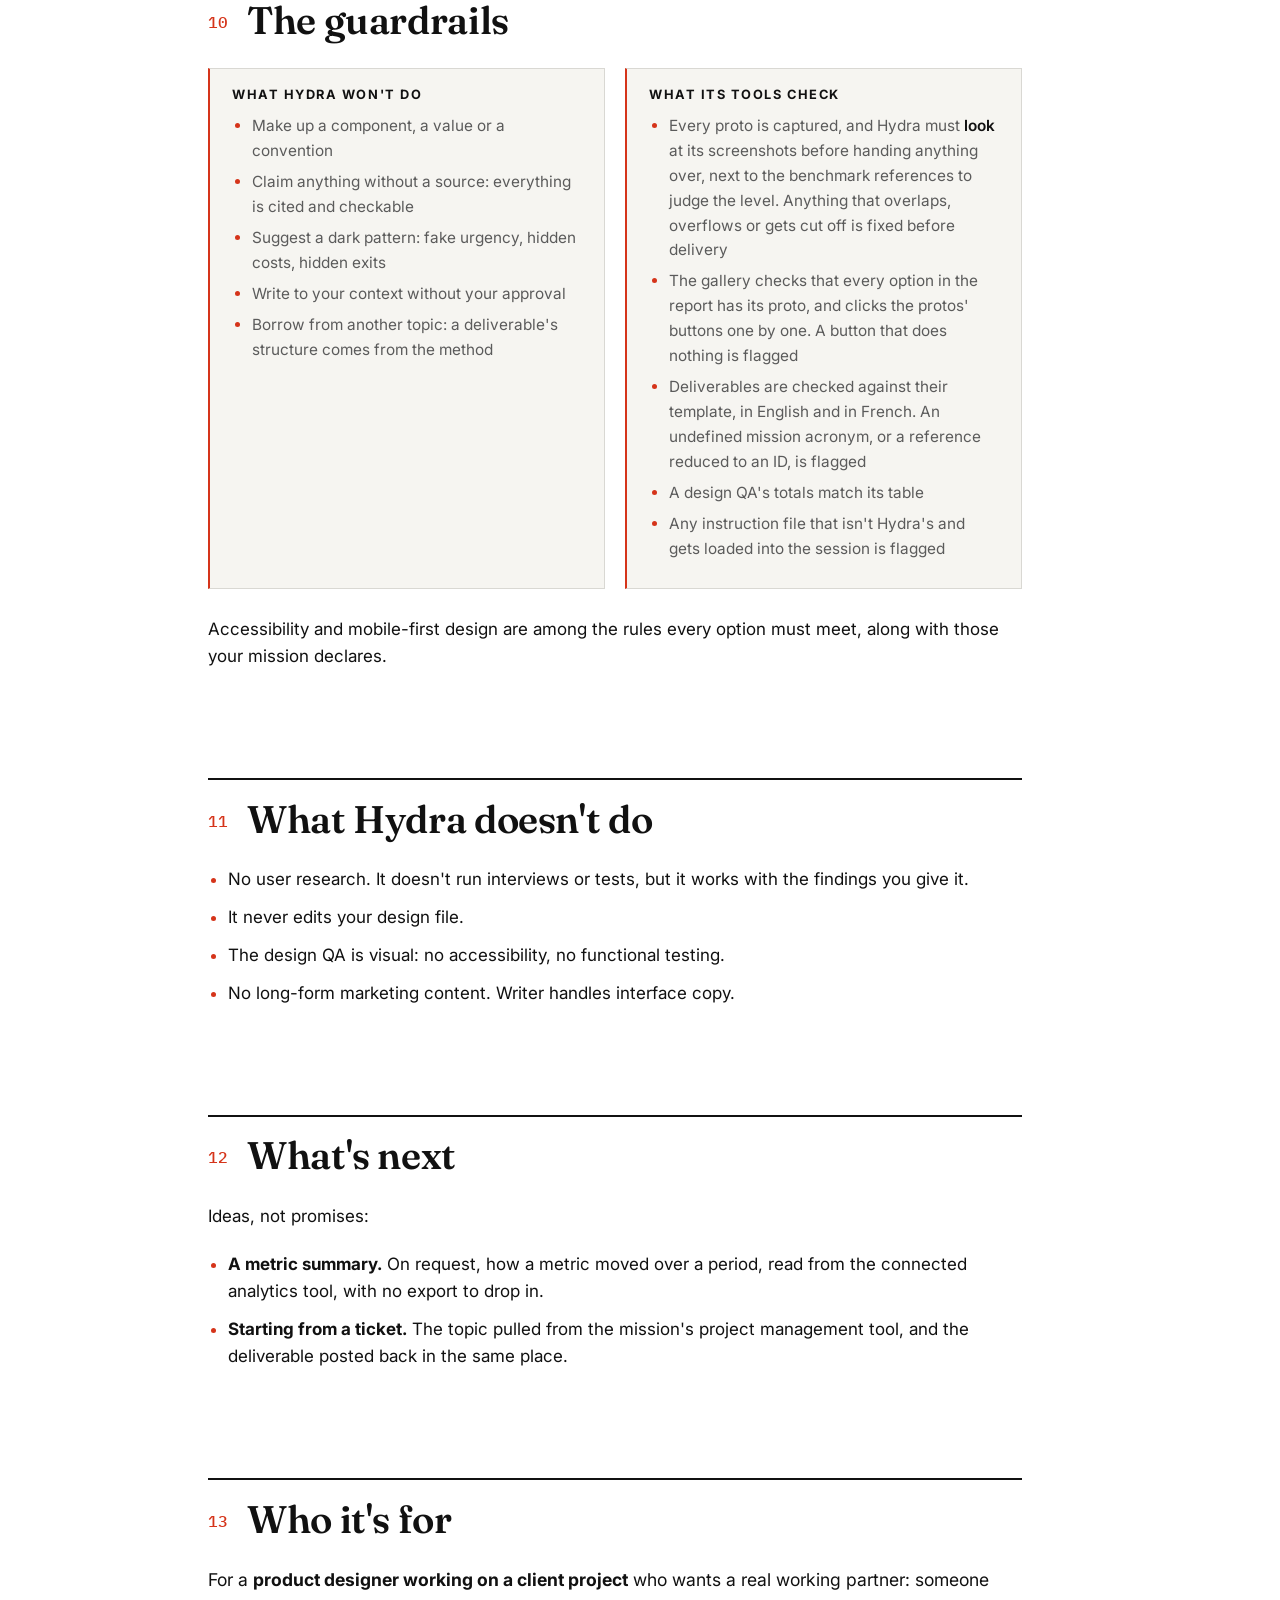
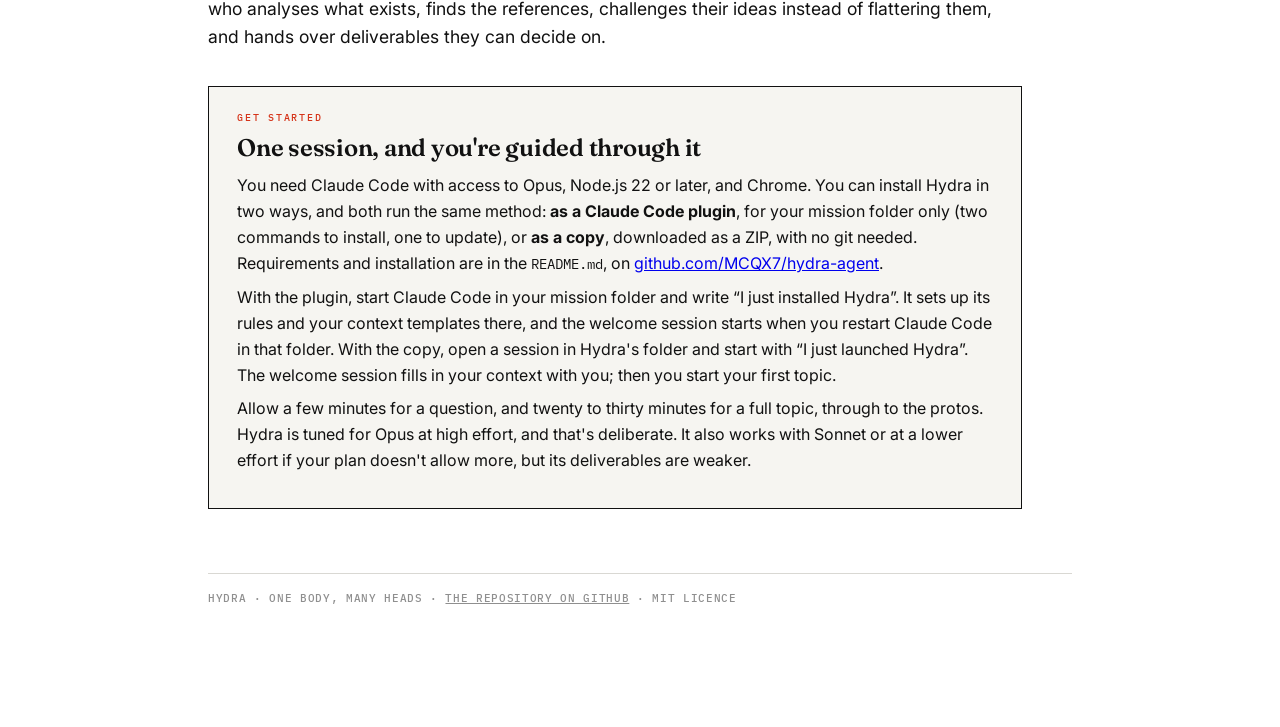
<file: docs/presentation.en.html>
<!DOCTYPE html>
<html lang="en">
<head>
<meta charset="utf-8" />
<meta name="viewport" content="width=device-width, initial-scale=1" />
<title>Hydra · Overview</title>
<!-- Ancienne adresse de la page anglaise (12/10, publiée une heure) : elle mène à presentation.html. -->
<meta http-equiv="refresh" content="0; url=presentation.html" />
<link rel="canonical" href="presentation.html" />
<style>body{ margin:0; padding:48px 16px; font:17px/1.6 "Helvetica Neue",Arial,sans-serif; color:#111; background:#fff; } a{ color:#d5341a; }</style>
</head>
<body>
<p>Hydra's overview is here: <a href="presentation.html">presentation.html</a>.</p>
</body>
</html>
</file>
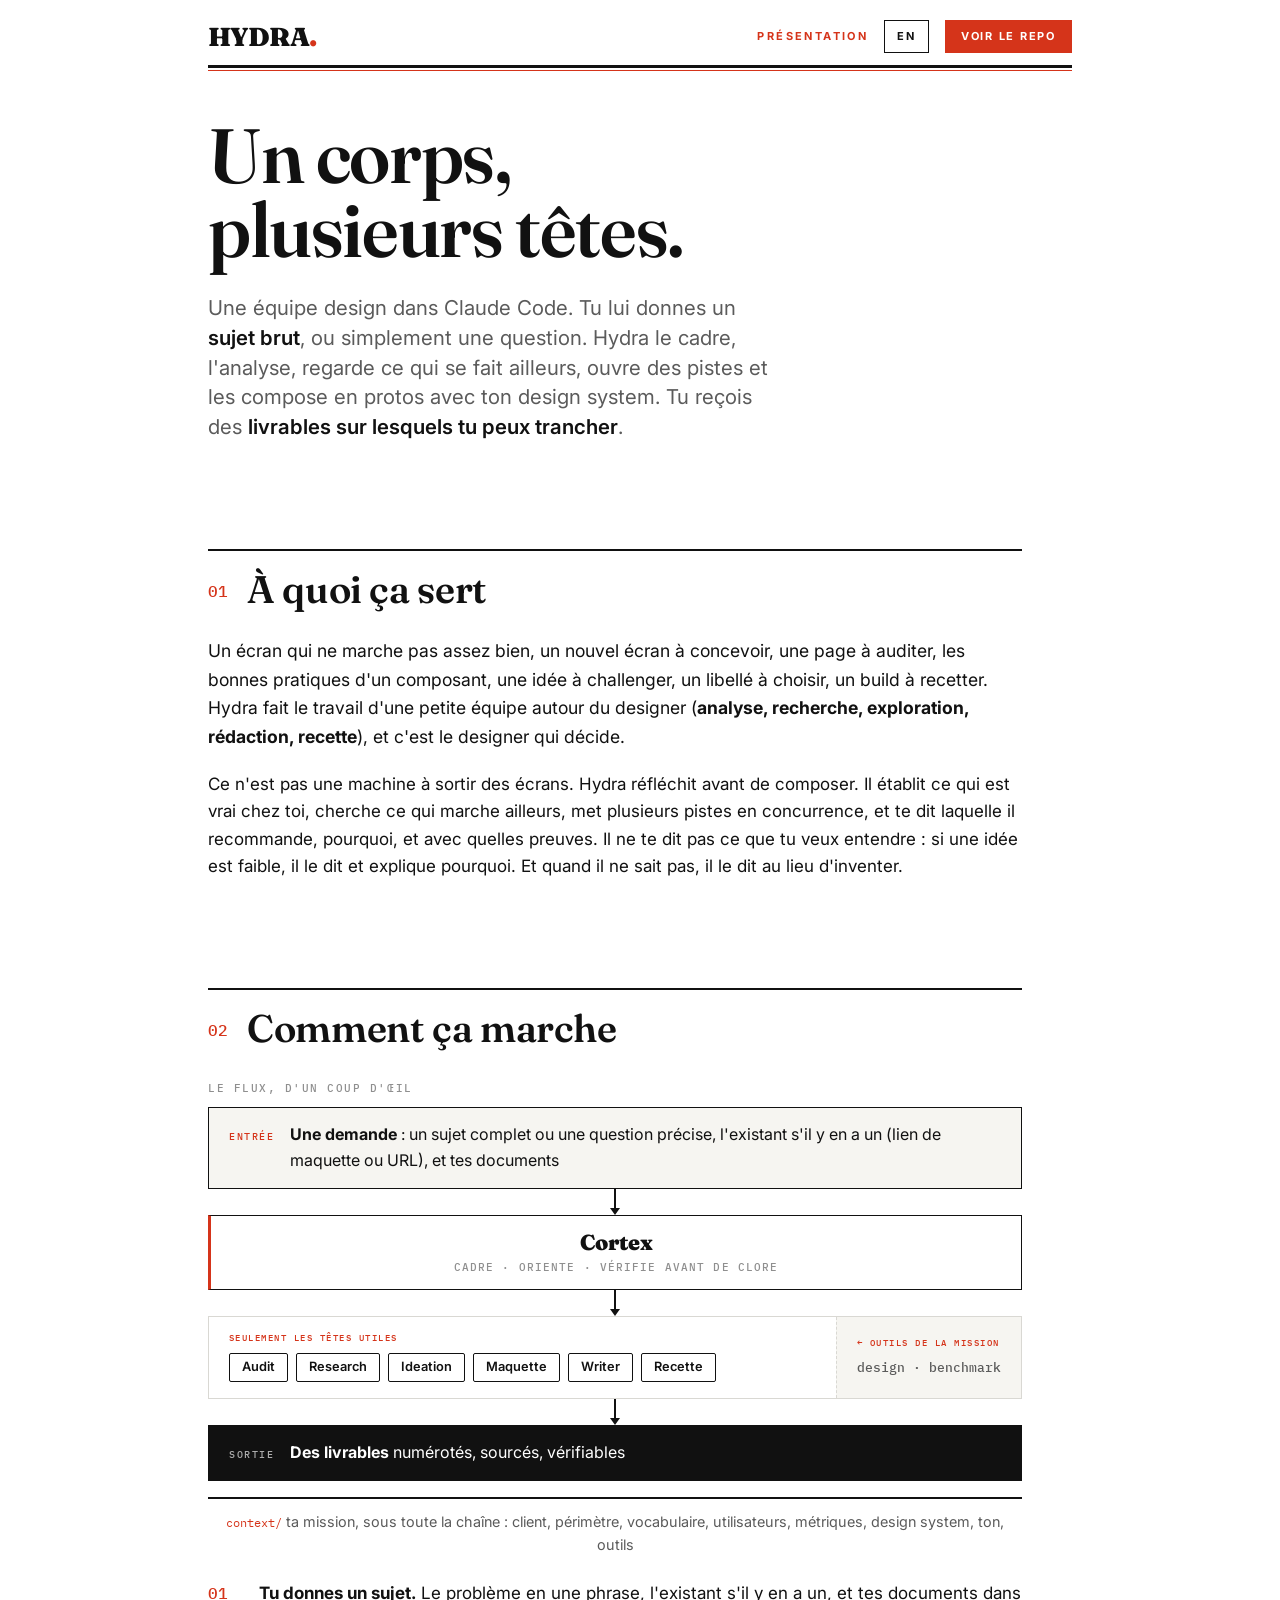
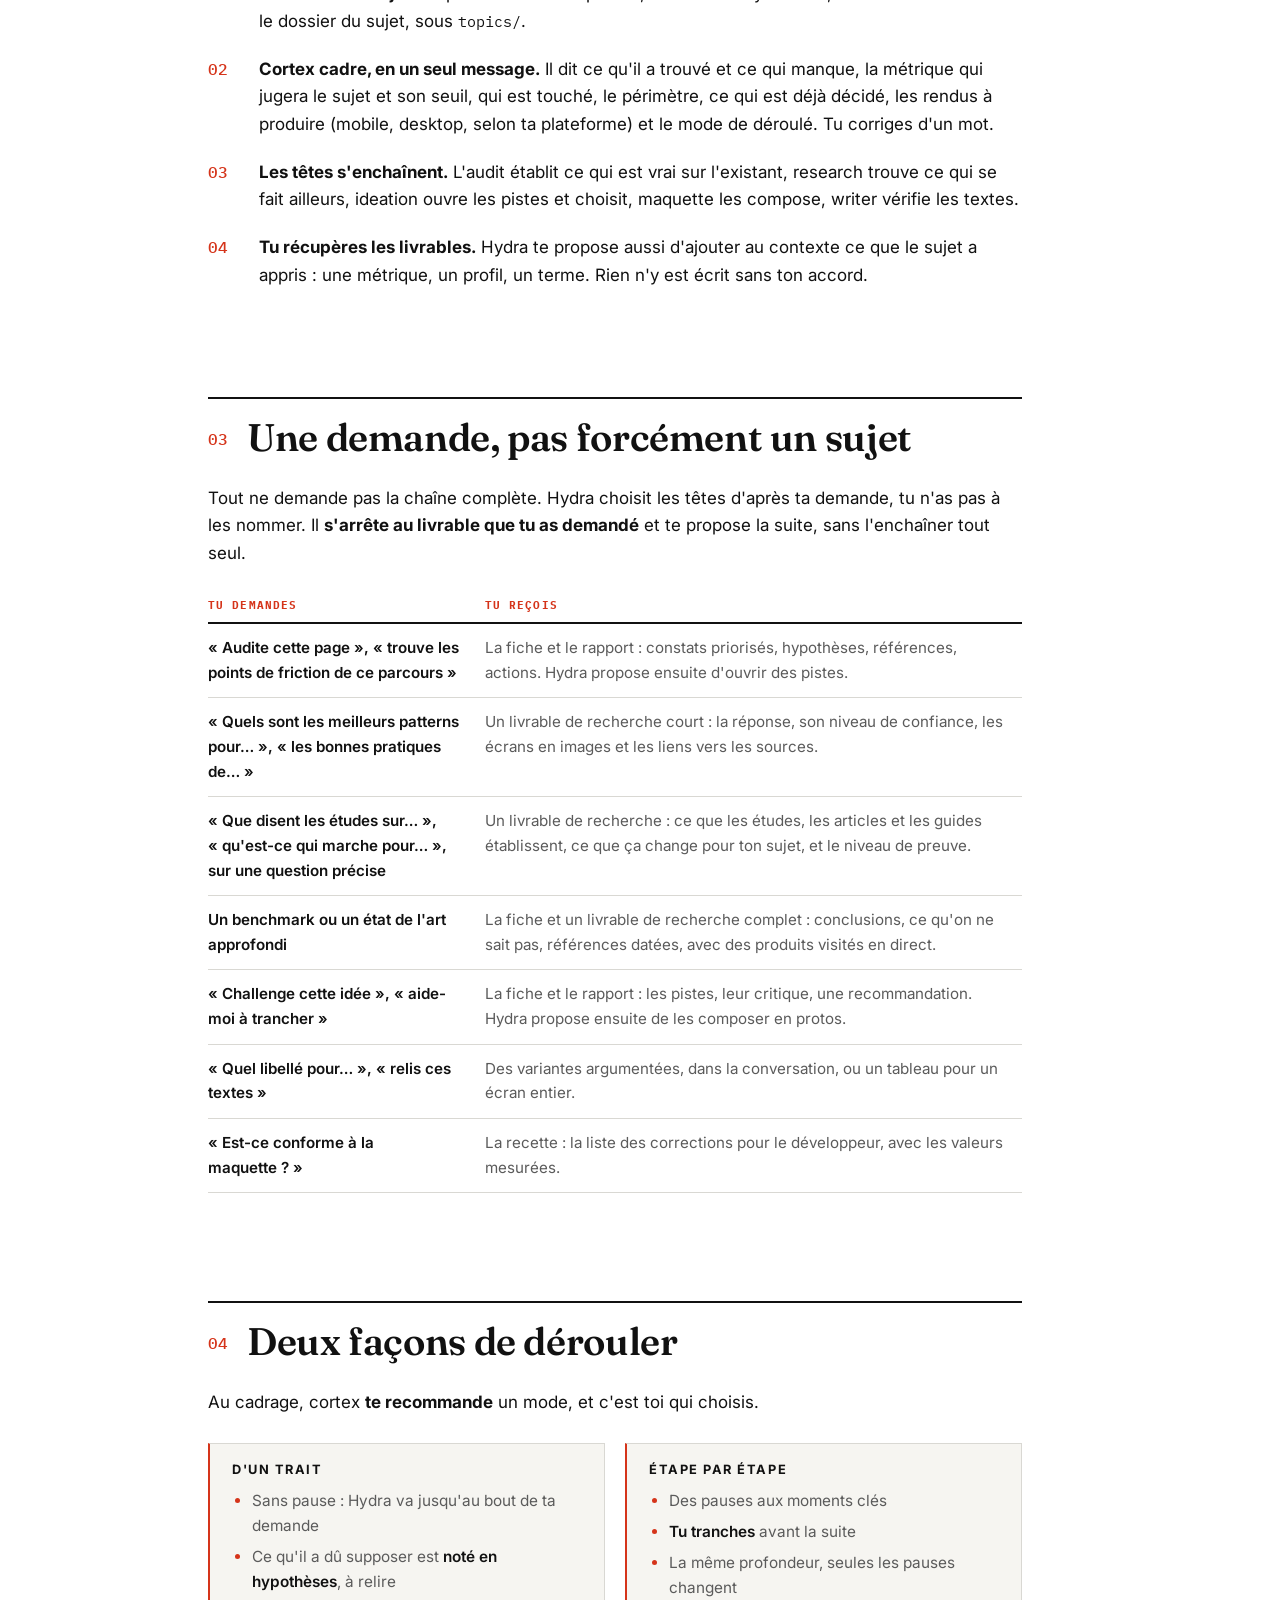
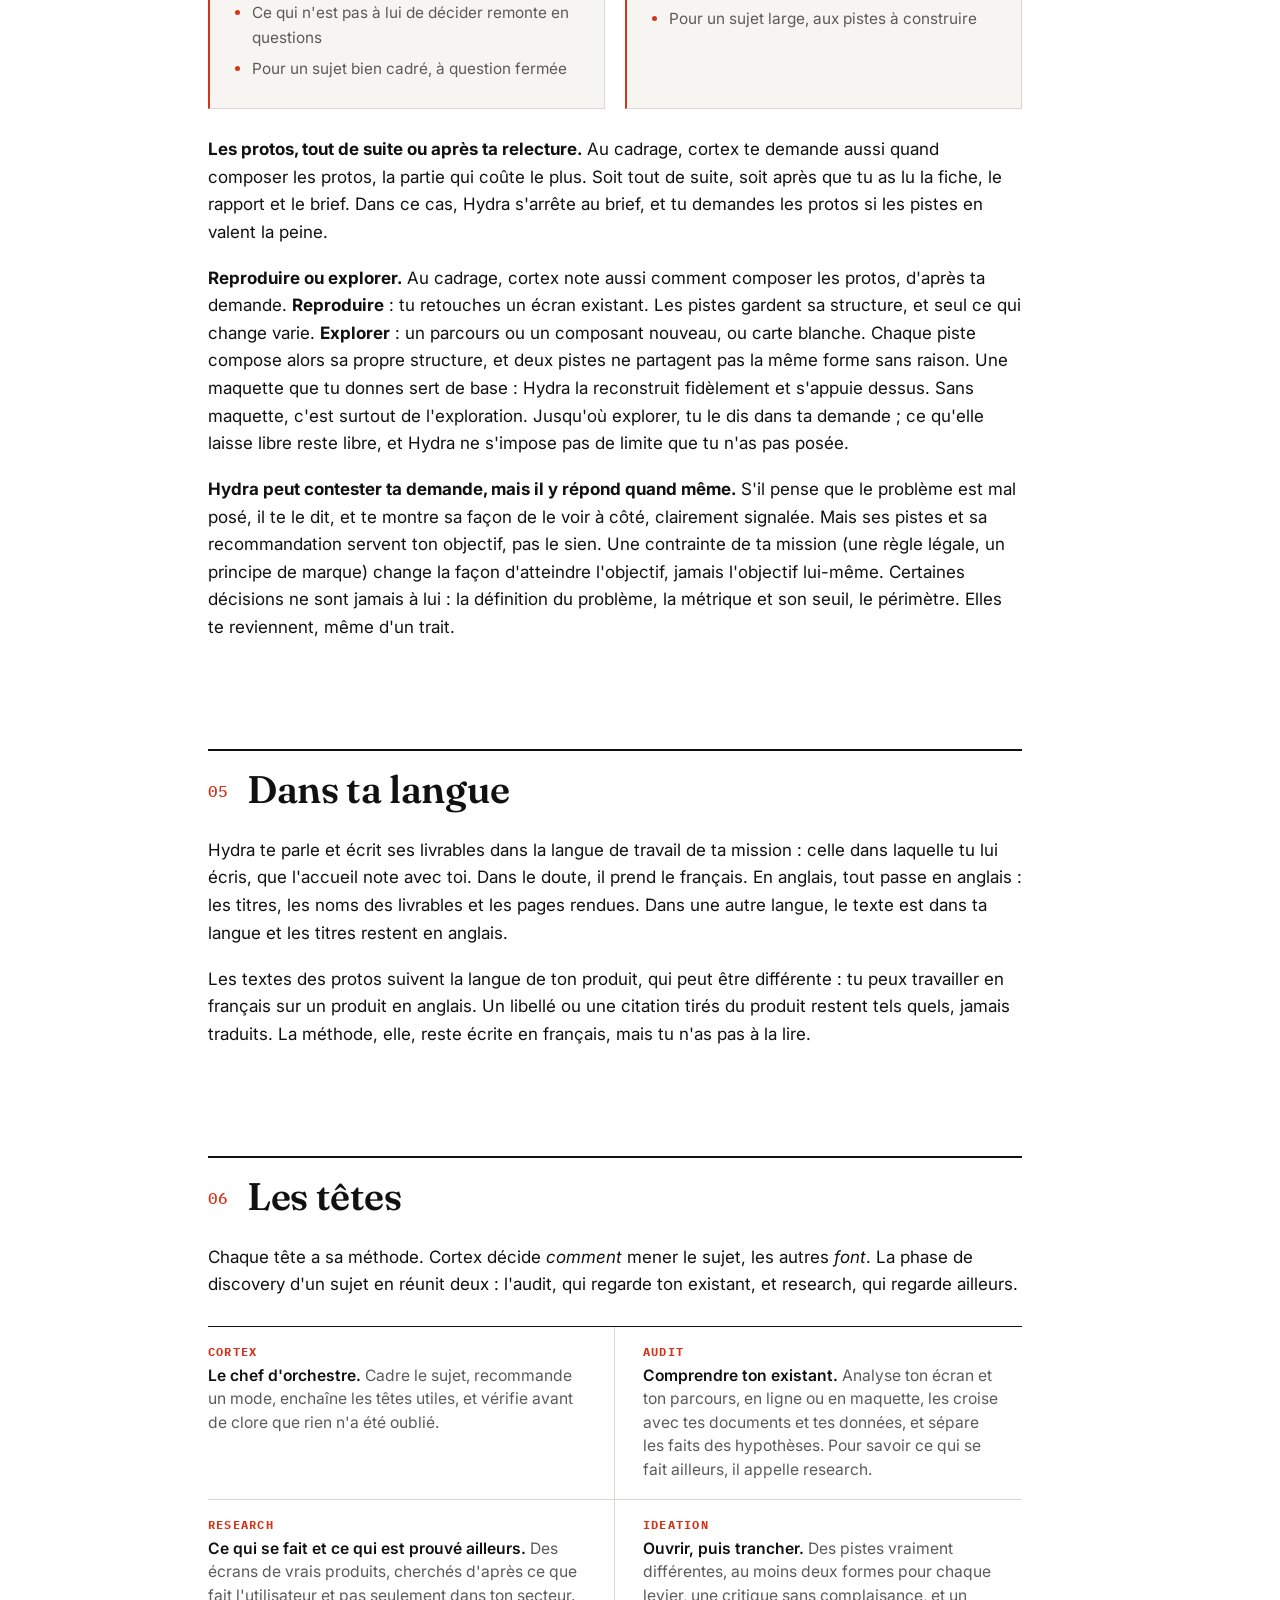
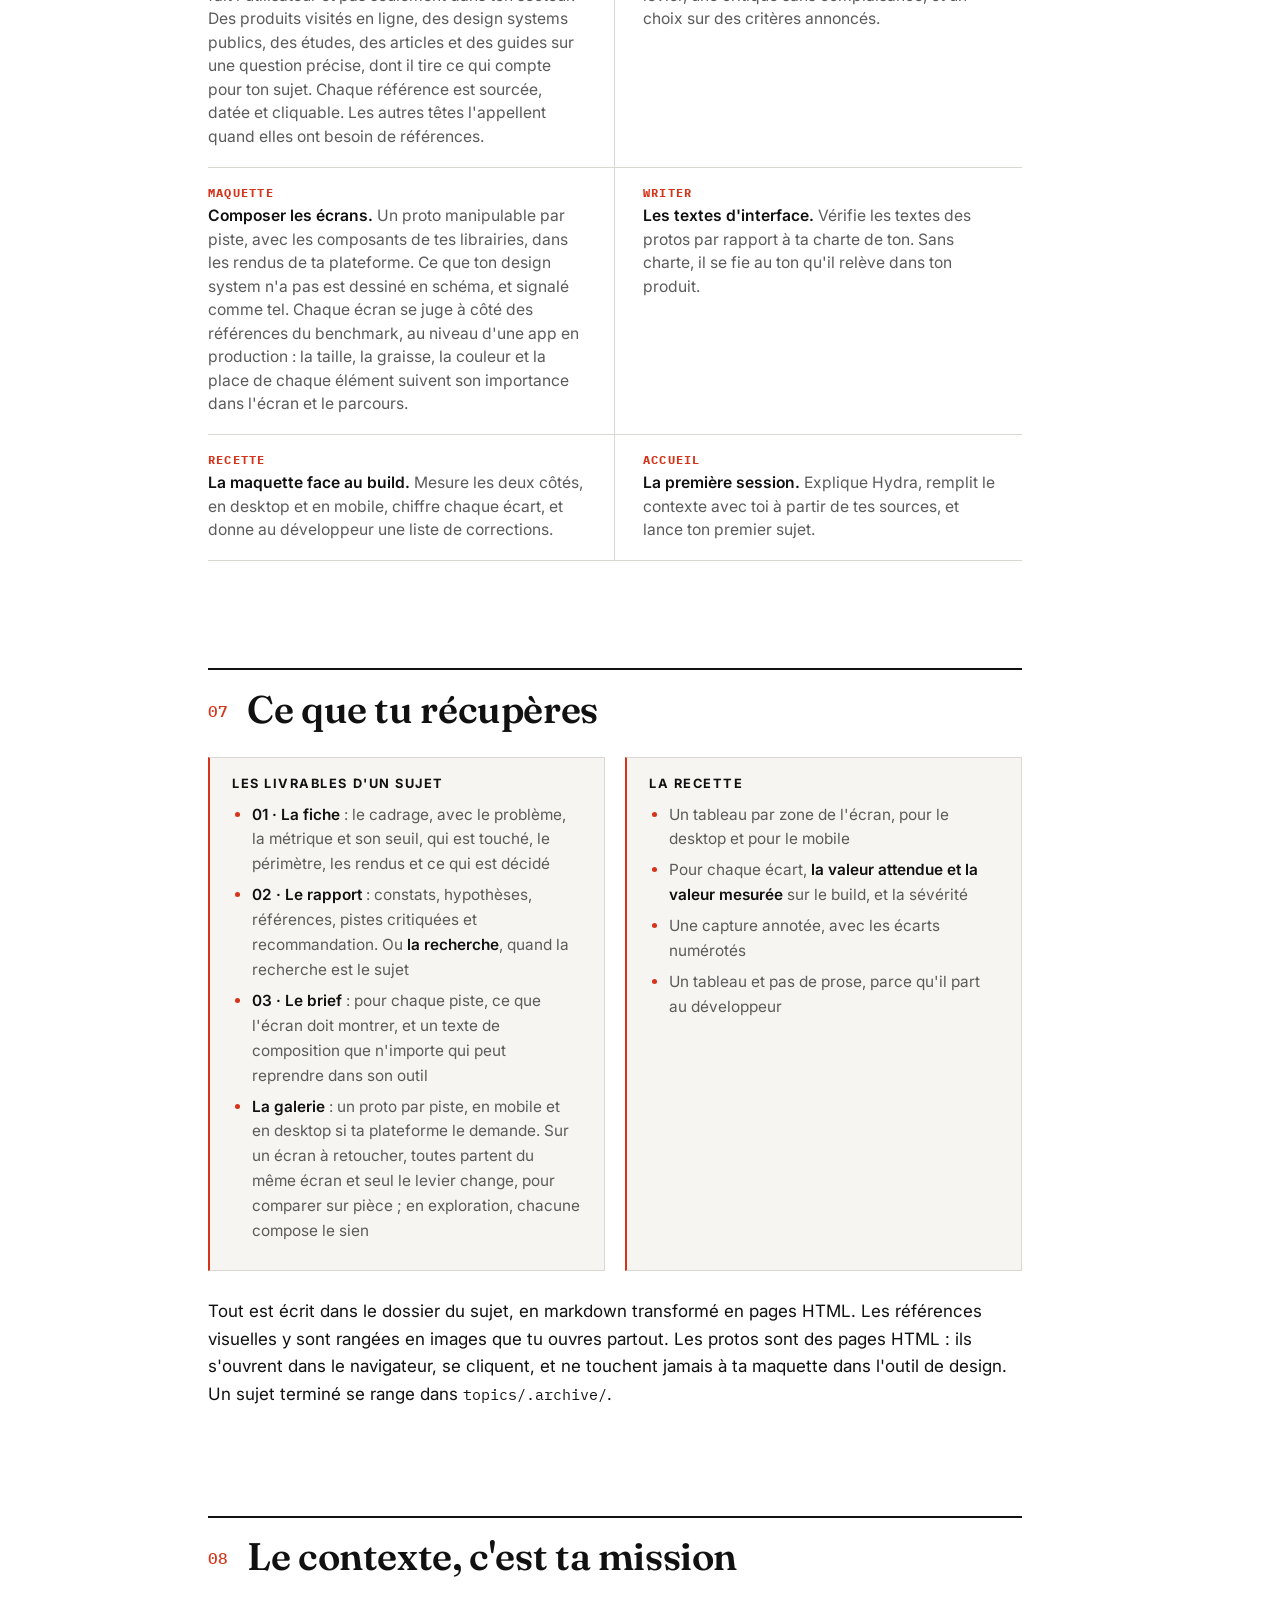
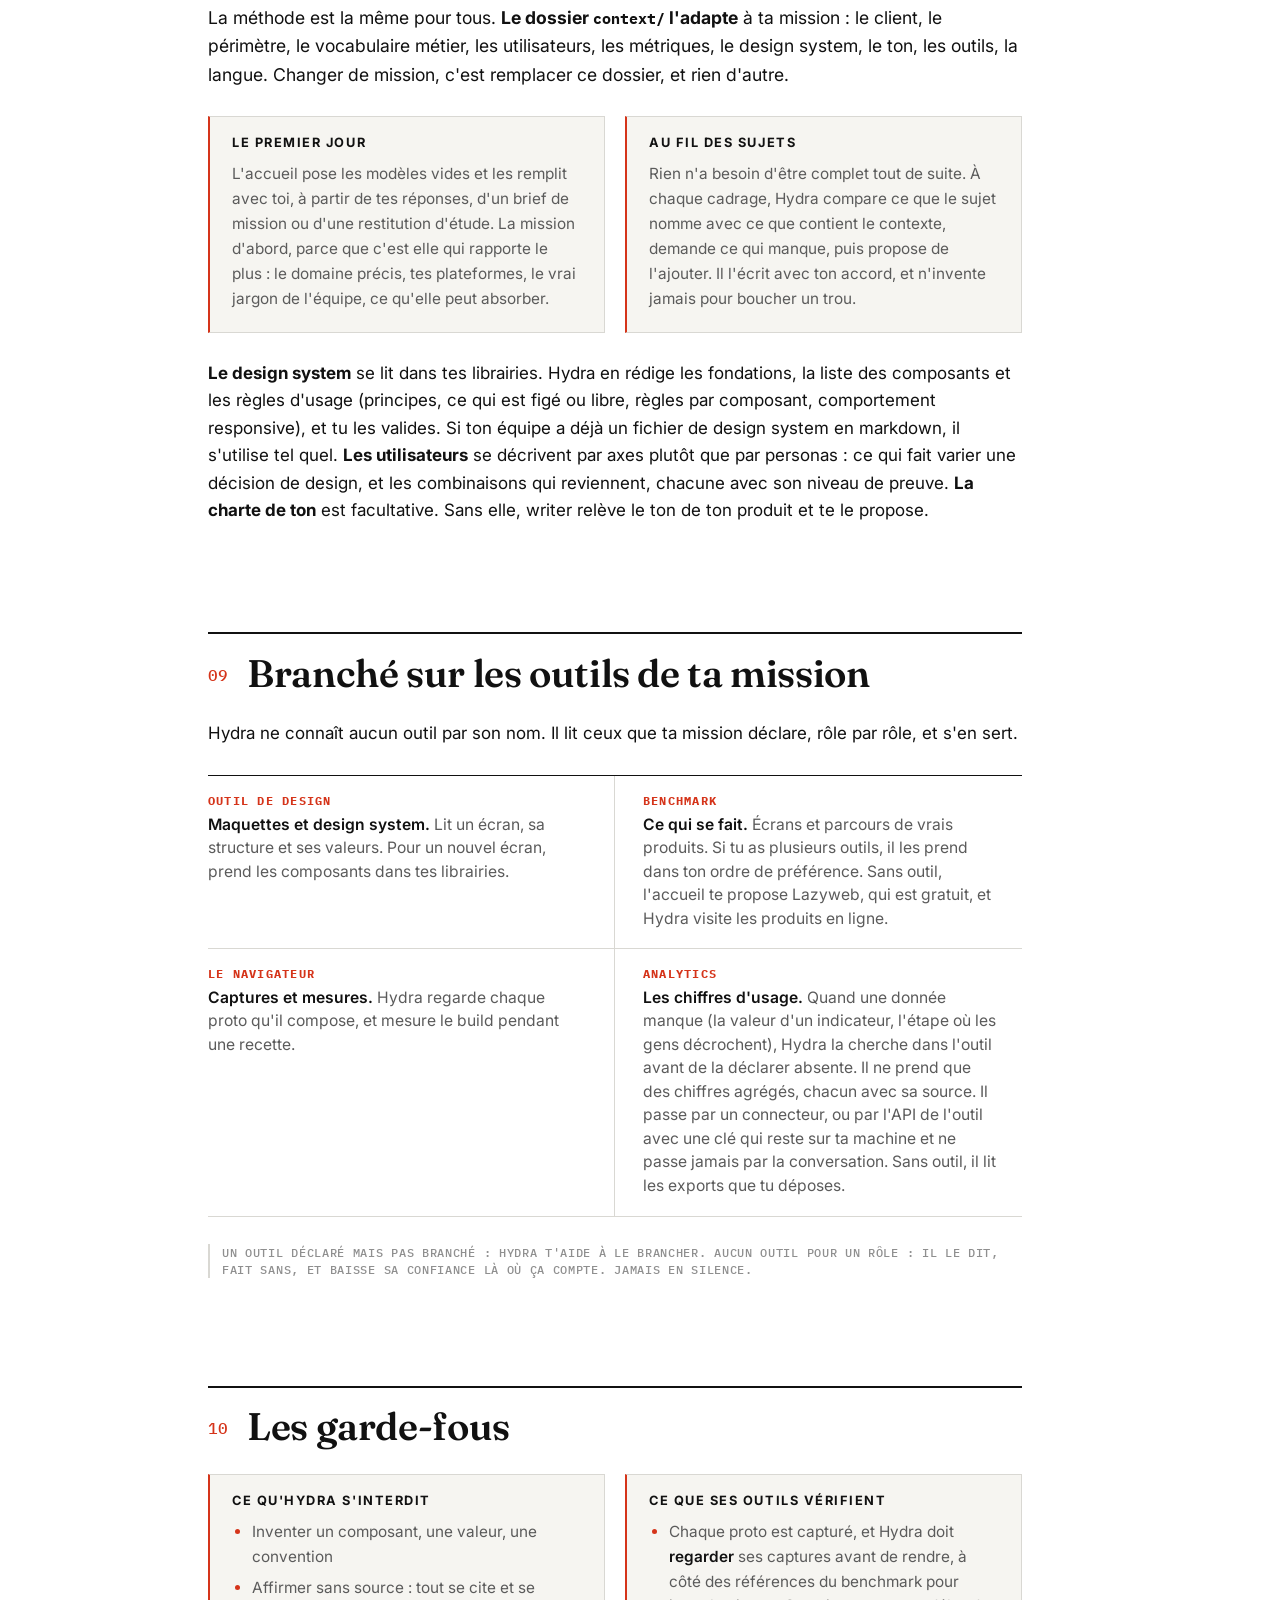
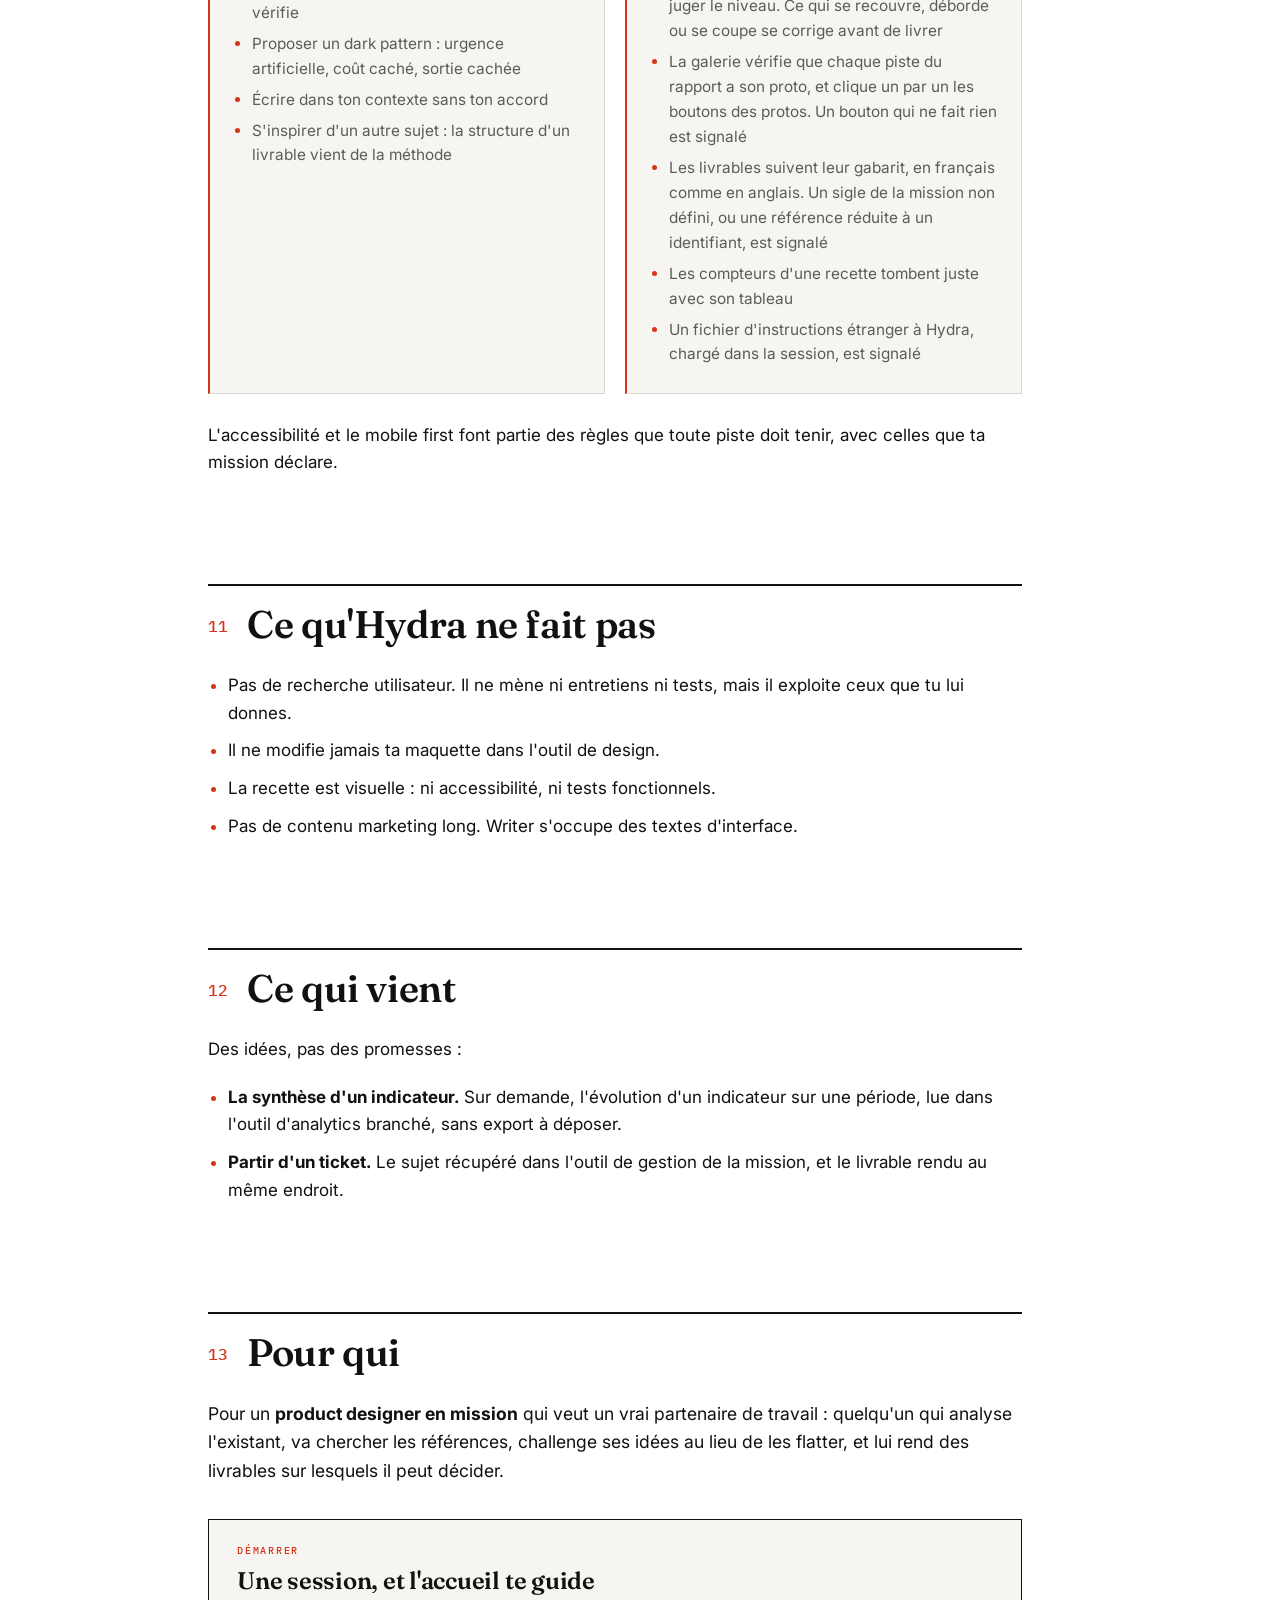
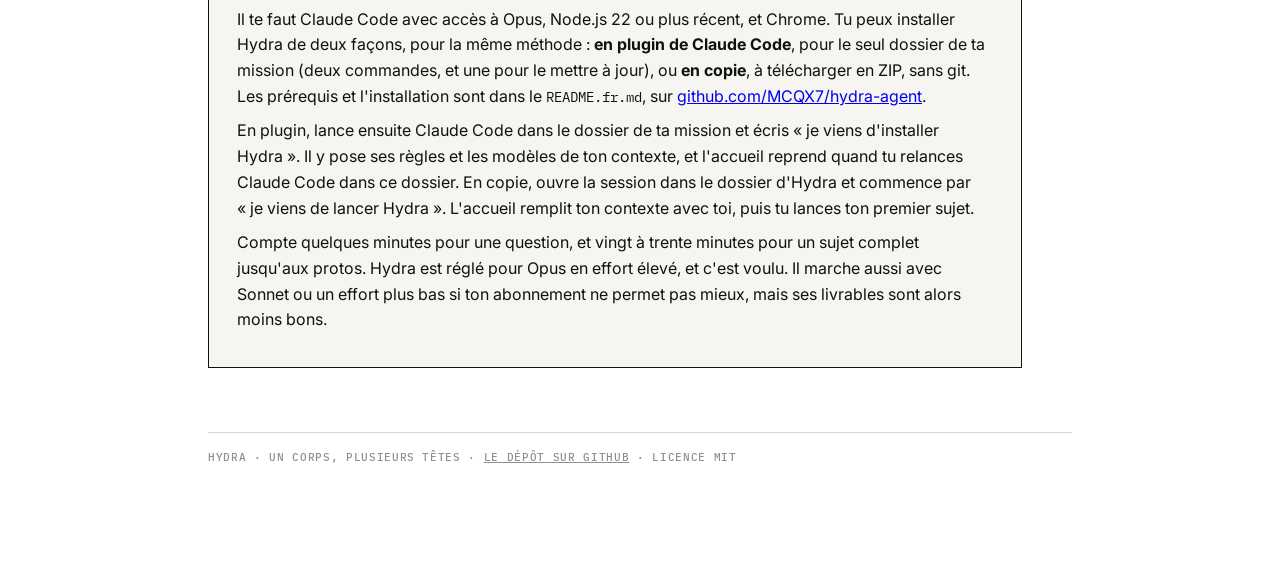
<file: docs/presentation.fr.html>
<!DOCTYPE html>
<html lang="fr">
<head>
<meta charset="utf-8" />
<meta name="viewport" content="width=device-width, initial-scale=1" />
<title>Hydra · Présentation</title>
<!-- Page de présentation d'Hydra. Elle dit ce qu'Hydra fait et produit ; elle ne
     détaille pas chaque règle des têtes, qui changent plus souvent qu'elle. La
     source de vérité reste CLAUDE.md et .claude/skills/hydra-* : en cas de
     désaccord, ce sont eux qui ont raison. Installer et démarrer : README.fr.md.
     La version anglaise, presentation.html, est la page par défaut du site et dit la même
     chose : changer l'une, c'est changer l'autre. Le style est commun : presentation.css. -->
<link rel="preconnect" href="https://fonts.googleapis.com" />
<link rel="preconnect" href="https://fonts.gstatic.com" crossorigin />
<link href="https://fonts.googleapis.com/css2?family=Fraunces:opsz,wght@9..144,400;9..144,500;9..144,600;9..144,900&family=Inter:wght@400;500;600;700&family=IBM+Plex+Mono:wght@400;500&display=swap" rel="stylesheet" />
<link rel="stylesheet" href="presentation.css" />
</head>
<body>
<div class="wrap">

<header class="masthead">
  <div class="masthead__row">
    <div class="masthead__mark">Hydra<span class="dot">.</span></div>
    <div class="masthead__right"><span class="masthead__type">Présentation</span><a class="masthead__lang" href="presentation.html" hreflang="en" lang="en" title="Read in English">EN</a><a class="masthead__btn" href="https://github.com/MCQX7/hydra-agent">Voir le repo</a></div>
  </div>
  <div class="masthead__rule"></div>
  <div class="masthead__rule-thin"></div>
</header>

<div class="hero">
  <h1>Un corps,<br>plusieurs têtes.</h1>
  <p class="lede">Une équipe design dans Claude Code. Tu lui donnes un <strong>sujet brut</strong>, ou simplement une question. Hydra le cadre, l'analyse, regarde ce qui se fait ailleurs, ouvre des pistes et les compose en protos avec ton design system. Tu reçois des <strong>livrables sur lesquels tu peux trancher</strong>.</p>
</div>

<section>
  <h2>À quoi ça sert</h2>
  <p class="big">Un écran qui ne marche pas assez bien, un nouvel écran à concevoir, une page à auditer, les bonnes pratiques d'un composant, une idée à challenger, un libellé à choisir, un build à recetter. Hydra fait le travail d'une petite équipe autour du designer (<strong>analyse, recherche, exploration, rédaction, recette</strong>), et c'est le designer qui décide.</p>
  <p>Ce n'est pas une machine à sortir des écrans. Hydra réfléchit avant de composer. Il établit ce qui est vrai chez toi, cherche ce qui marche ailleurs, met plusieurs pistes en concurrence, et te dit laquelle il recommande, pourquoi, et avec quelles preuves. Il ne te dit pas ce que tu veux entendre&nbsp;: si une idée est faible, il le dit et explique pourquoi. Et quand il ne sait pas, il le dit au lieu d'inventer.</p>
</section>

<section>
  <h2>Comment ça marche</h2>

  <figure class="flow" role="img" aria-label="Une demande entre. Cortex la cadre et l'envoie aux têtes, qui s'appuient sur les outils de la mission. Les livrables sortent. Le tout repose sur le contexte de la mission.">
    <figcaption>Le flux, d'un coup d'œil</figcaption>
    <div class="flow__io flow__io--in">
      <span class="flow__tag">Entrée</span>
      <div class="flow__io-body"><b>Une demande</b>&nbsp;: un sujet complet ou une question précise, l'existant s'il y en a un (lien de maquette ou URL), et tes documents</div>
    </div>
    <div class="flow__arrow"></div>
    <div class="flow__cortex">
      <div class="flow__cortex-name">Cortex</div>
      <div class="flow__cortex-role">cadre · oriente · vérifie avant de clore</div>
    </div>
    <div class="flow__arrow"></div>
    <div class="flow__work">
      <div class="flow__heads">
        <span class="flow__label">Seulement les têtes utiles</span>
        <div class="flow__chips">
          <span class="flow__chip">Audit</span>
          <span class="flow__chip">Research</span>
          <span class="flow__chip">Ideation</span>
          <span class="flow__chip">Maquette</span>
          <span class="flow__chip">Writer</span>
          <span class="flow__chip">Recette</span>
        </div>
      </div>
      <div class="flow__feed">
        <span class="flow__label">← Outils de la mission</span>
        <div class="flow__feed-list">design · benchmark</div>
      </div>
    </div>
    <div class="flow__arrow"></div>
    <div class="flow__io flow__io--out">
      <span class="flow__tag">Sortie</span>
      <div class="flow__io-body"><b>Des livrables</b> numérotés, sourcés, vérifiables</div>
    </div>
    <div class="flow__base"><span class="flow__base-key">context/</span> ta mission, sous toute la chaîne&nbsp;: client, périmètre, vocabulaire, utilisateurs, métriques, design system, ton, outils</div>
  </figure>

  <ol class="steps">
    <li><b>Tu donnes un sujet.</b> Le problème en une phrase, l'existant s'il y en a un, et tes documents dans le dossier du sujet, sous <code>topics/</code>.</li>
    <li><b>Cortex cadre, en un seul message.</b> Il dit ce qu'il a trouvé et ce qui manque, la métrique qui jugera le sujet et son seuil, qui est touché, le périmètre, ce qui est déjà décidé, les rendus à produire (mobile, desktop, selon ta plateforme) et le mode de déroulé. Tu corriges d'un mot.</li>
    <li><b>Les têtes s'enchaînent.</b> L'audit établit ce qui est vrai sur l'existant, research trouve ce qui se fait ailleurs, ideation ouvre les pistes et choisit, maquette les compose, writer vérifie les textes.</li>
    <li><b>Tu récupères les livrables.</b> Hydra te propose aussi d'ajouter au contexte ce que le sujet a appris&nbsp;: une métrique, un profil, un terme. Rien n'y est écrit sans ton accord.</li>
  </ol>
</section>

<section>
  <h2>Une demande, pas forcément un sujet</h2>
  <p>Tout ne demande pas la chaîne complète. Hydra choisit les têtes d'après ta demande, tu n'as pas à les nommer. Il <strong>s'arrête au livrable que tu as demandé</strong> et te propose la suite, sans l'enchaîner tout seul.</p>
  <table class="dem">
    <thead><tr><th>Tu demandes</th><th>Tu reçois</th></tr></thead>
    <tbody>
      <tr><td>«&nbsp;Audite cette page&nbsp;», «&nbsp;trouve les points de friction de ce parcours&nbsp;»</td><td>La fiche et le rapport&nbsp;: constats priorisés, hypothèses, références, actions. Hydra propose ensuite d'ouvrir des pistes.</td></tr>
      <tr><td>«&nbsp;Quels sont les meilleurs patterns pour…&nbsp;», «&nbsp;les bonnes pratiques de…&nbsp;»</td><td>Un livrable de recherche court&nbsp;: la réponse, son niveau de confiance, les écrans en images et les liens vers les sources.</td></tr>
      <tr><td>«&nbsp;Que disent les études sur…&nbsp;», «&nbsp;qu'est-ce qui marche pour…&nbsp;», sur une question précise</td><td>Un livrable de recherche&nbsp;: ce que les études, les articles et les guides établissent, ce que ça change pour ton sujet, et le niveau de preuve.</td></tr>
      <tr><td>Un benchmark ou un état de l'art approfondi</td><td>La fiche et un livrable de recherche complet&nbsp;: conclusions, ce qu'on ne sait pas, références datées, avec des produits visités en direct.</td></tr>
      <tr><td>«&nbsp;Challenge cette idée&nbsp;», «&nbsp;aide-moi à trancher&nbsp;»</td><td>La fiche et le rapport&nbsp;: les pistes, leur critique, une recommandation. Hydra propose ensuite de les composer en protos.</td></tr>
      <tr><td>«&nbsp;Quel libellé pour…&nbsp;», «&nbsp;relis ces textes&nbsp;»</td><td>Des variantes argumentées, dans la conversation, ou un tableau pour un écran entier.</td></tr>
      <tr><td>«&nbsp;Est-ce conforme à la maquette&nbsp;?&nbsp;»</td><td>La recette&nbsp;: la liste des corrections pour le développeur, avec les valeurs mesurées.</td></tr>
    </tbody>
  </table>
</section>

<section>
  <h2>Deux façons de dérouler</h2>
  <p>Au cadrage, cortex <strong>te recommande</strong> un mode, et c'est toi qui choisis.</p>
  <div class="cards">
    <div class="card">
      <h3>D'un trait</h3>
      <ul>
        <li>Sans pause&nbsp;: Hydra va jusqu'au bout de ta demande</li>
        <li>Ce qu'il a dû supposer est <b>noté en hypothèses</b>, à relire</li>
        <li>Ce qui n'est pas à lui de décider remonte en questions</li>
        <li>Pour un sujet bien cadré, à question fermée</li>
      </ul>
    </div>
    <div class="card">
      <h3>Étape par étape</h3>
      <ul>
        <li>Des pauses aux moments clés</li>
        <li><b>Tu tranches</b> avant la suite</li>
        <li>La même profondeur, seules les pauses changent</li>
        <li>Pour un sujet large, aux pistes à construire</li>
      </ul>
    </div>
  </div>
  <p><strong>Les protos, tout de suite ou après ta relecture.</strong> Au cadrage, cortex te demande aussi quand composer les protos, la partie qui coûte le plus. Soit tout de suite, soit après que tu as lu la fiche, le rapport et le brief. Dans ce cas, Hydra s'arrête au brief, et tu demandes les protos si les pistes en valent la peine.</p>
  <p><strong>Reproduire ou explorer.</strong> Au cadrage, cortex note aussi comment composer les protos, d'après ta demande. <b>Reproduire</b>&nbsp;: tu retouches un écran existant. Les pistes gardent sa structure, et seul ce qui change varie. <b>Explorer</b>&nbsp;: un parcours ou un composant nouveau, ou carte blanche. Chaque piste compose alors sa propre structure, et deux pistes ne partagent pas la même forme sans raison. Une maquette que tu donnes sert de base&nbsp;: Hydra la reconstruit fidèlement et s'appuie dessus. Sans maquette, c'est surtout de l'exploration. Jusqu'où explorer, tu le dis dans ta demande&nbsp;; ce qu'elle laisse libre reste libre, et Hydra ne s'impose pas de limite que tu n'as pas posée.</p>
  <p><strong>Hydra peut contester ta demande, mais il y répond quand même.</strong> S'il pense que le problème est mal posé, il te le dit, et te montre sa façon de le voir à côté, clairement signalée. Mais ses pistes et sa recommandation servent ton objectif, pas le sien. Une contrainte de ta mission (une règle légale, un principe de marque) change la façon d'atteindre l'objectif, jamais l'objectif lui-même. Certaines décisions ne sont jamais à lui&nbsp;: la définition du problème, la métrique et son seuil, le périmètre. Elles te reviennent, même d'un trait.</p>
</section>

<section>
  <h2>Dans ta langue</h2>
  <p>Hydra te parle et écrit ses livrables dans la langue de travail de ta mission&nbsp;: celle dans laquelle tu lui écris, que l'accueil note avec toi. Dans le doute, il prend le français. En anglais, tout passe en anglais&nbsp;: les titres, les noms des livrables et les pages rendues. Dans une autre langue, le texte est dans ta langue et les titres restent en anglais.</p>
  <p>Les textes des protos suivent la langue de ton produit, qui peut être différente&nbsp;: tu peux travailler en français sur un produit en anglais. Un libellé ou une citation tirés du produit restent tels quels, jamais traduits. La méthode, elle, reste écrite en français, mais tu n'as pas à la lire.</p>
</section>

<section>
  <h2>Les têtes</h2>
  <p>Chaque tête a sa méthode. Cortex décide <em>comment</em> mener le sujet, les autres <em>font</em>. La phase de discovery d'un sujet en réunit deux&nbsp;: l'audit, qui regarde ton existant, et research, qui regarde ailleurs.</p>
  <div class="grid">
    <div class="cell"><div class="name">Cortex</div><div class="desc"><b>Le chef d'orchestre.</b> Cadre le sujet, recommande un mode, enchaîne les têtes utiles, et vérifie avant de clore que rien n'a été oublié.</div></div>
    <div class="cell"><div class="name">Audit</div><div class="desc"><b>Comprendre ton existant.</b> Analyse ton écran et ton parcours, en ligne ou en maquette, les croise avec tes documents et tes données, et sépare les faits des hypothèses. Pour savoir ce qui se fait ailleurs, il appelle research.</div></div>
    <div class="cell"><div class="name">Research</div><div class="desc"><b>Ce qui se fait et ce qui est prouvé ailleurs.</b> Des écrans de vrais produits, cherchés d'après ce que fait l'utilisateur et pas seulement dans ton secteur. Des produits visités en ligne, des design systems publics, des études, des articles et des guides sur une question précise, dont il tire ce qui compte pour ton sujet. Chaque référence est sourcée, datée et cliquable. Les autres têtes l'appellent quand elles ont besoin de références.</div></div>
    <div class="cell"><div class="name">Ideation</div><div class="desc"><b>Ouvrir, puis trancher.</b> Des pistes vraiment différentes, au moins deux formes pour chaque levier, une critique sans complaisance, et un choix sur des critères annoncés.</div></div>
    <div class="cell"><div class="name">Maquette</div><div class="desc"><b>Composer les écrans.</b> Un proto manipulable par piste, avec les composants de tes librairies, dans les rendus de ta plateforme. Ce que ton design system n'a pas est dessiné en schéma, et signalé comme tel. Chaque écran se juge à côté des références du benchmark, au niveau d'une app en production&nbsp;: la taille, la graisse, la couleur et la place de chaque élément suivent son importance dans l'écran et le parcours.</div></div>
    <div class="cell"><div class="name">Writer</div><div class="desc"><b>Les textes d'interface.</b> Vérifie les textes des protos par rapport à ta charte de ton. Sans charte, il se fie au ton qu'il relève dans ton produit.</div></div>
    <div class="cell"><div class="name">Recette</div><div class="desc"><b>La maquette face au build.</b> Mesure les deux côtés, en desktop et en mobile, chiffre chaque écart, et donne au développeur une liste de corrections.</div></div>
    <div class="cell"><div class="name">Accueil</div><div class="desc"><b>La première session.</b> Explique Hydra, remplit le contexte avec toi à partir de tes sources, et lance ton premier sujet.</div></div>
  </div>
</section>

<section>
  <h2>Ce que tu récupères</h2>
  <div class="cards">
    <div class="card">
      <h3>Les livrables d'un sujet</h3>
      <ul>
        <li><b>01 · La fiche</b>&nbsp;: le cadrage, avec le problème, la métrique et son seuil, qui est touché, le périmètre, les rendus et ce qui est décidé</li>
        <li><b>02 · Le rapport</b>&nbsp;: constats, hypothèses, références, pistes critiquées et recommandation. Ou <b>la recherche</b>, quand la recherche est le sujet</li>
        <li><b>03 · Le brief</b>&nbsp;: pour chaque piste, ce que l'écran doit montrer, et un texte de composition que n'importe qui peut reprendre dans son outil</li>
        <li><b>La galerie</b>&nbsp;: un proto par piste, en mobile et en desktop si ta plateforme le demande. Sur un écran à retoucher, toutes partent du même écran et seul le levier change, pour comparer sur pièce&nbsp;; en exploration, chacune compose le sien</li>
      </ul>
    </div>
    <div class="card">
      <h3>La recette</h3>
      <ul>
        <li>Un tableau par zone de l'écran, pour le desktop et pour le mobile</li>
        <li>Pour chaque écart, <b>la valeur attendue et la valeur mesurée</b> sur le build, et la sévérité</li>
        <li>Une capture annotée, avec les écarts numérotés</li>
        <li>Un tableau et pas de prose, parce qu'il part au développeur</li>
      </ul>
    </div>
  </div>
  <p>Tout est écrit dans le dossier du sujet, en markdown transformé en pages HTML. Les références visuelles y sont rangées en images que tu ouvres partout. Les protos sont des pages HTML&nbsp;: ils s'ouvrent dans le navigateur, se cliquent, et ne touchent jamais à ta maquette dans l'outil de design. Un sujet terminé se range dans <code>topics/.archive/</code>.</p>
</section>

<section>
  <h2>Le contexte, c'est ta mission</h2>
  <p class="big">La méthode est la même pour tous. <strong>Le dossier <code>context/</code> l'adapte</strong> à ta mission&nbsp;: le client, le périmètre, le vocabulaire métier, les utilisateurs, les métriques, le design system, le ton, les outils, la langue. Changer de mission, c'est remplacer ce dossier, et rien d'autre.</p>
  <div class="cards">
    <div class="card">
      <h3>Le premier jour</h3>
      <p>L'accueil pose les modèles vides et les remplit avec toi, à partir de tes réponses, d'un brief de mission ou d'une restitution d'étude. La mission d'abord, parce que c'est elle qui rapporte le plus&nbsp;: le domaine précis, tes plateformes, le vrai jargon de l'équipe, ce qu'elle peut absorber.</p>
    </div>
    <div class="card">
      <h3>Au fil des sujets</h3>
      <p>Rien n'a besoin d'être complet tout de suite. À chaque cadrage, Hydra compare ce que le sujet nomme avec ce que contient le contexte, demande ce qui manque, puis propose de l'ajouter. Il l'écrit avec ton accord, et n'invente jamais pour boucher un trou.</p>
    </div>
  </div>
  <p><strong>Le design system</strong> se lit dans tes librairies. Hydra en rédige les fondations, la liste des composants et les règles d'usage (principes, ce qui est figé ou libre, règles par composant, comportement responsive), et tu les valides. Si ton équipe a déjà un fichier de design system en markdown, il s'utilise tel quel. <strong>Les utilisateurs</strong> se décrivent par axes plutôt que par personas&nbsp;: ce qui fait varier une décision de design, et les combinaisons qui reviennent, chacune avec son niveau de preuve. <strong>La charte de ton</strong> est facultative. Sans elle, writer relève le ton de ton produit et te le propose.</p>
</section>

<section>
  <h2>Branché sur les outils de ta mission</h2>
  <p>Hydra ne connaît aucun outil par son nom. Il lit ceux que ta mission déclare, rôle par rôle, et s'en sert.</p>
  <div class="grid">
    <div class="cell"><div class="name">Outil de design</div><div class="desc"><b>Maquettes et design system.</b> Lit un écran, sa structure et ses valeurs. Pour un nouvel écran, prend les composants dans tes librairies.</div></div>
    <div class="cell"><div class="name">Benchmark</div><div class="desc"><b>Ce qui se fait.</b> Écrans et parcours de vrais produits. Si tu as plusieurs outils, il les prend dans ton ordre de préférence. Sans outil, l'accueil te propose Lazyweb, qui est gratuit, et Hydra visite les produits en ligne.</div></div>
    <div class="cell"><div class="name">Le navigateur</div><div class="desc"><b>Captures et mesures.</b> Hydra regarde chaque proto qu'il compose, et mesure le build pendant une recette.</div></div>
    <div class="cell"><div class="name">Analytics</div><div class="desc"><b>Les chiffres d'usage.</b> Quand une donnée manque (la valeur d'un indicateur, l'étape où les gens décrochent), Hydra la cherche dans l'outil avant de la déclarer absente. Il ne prend que des chiffres agrégés, chacun avec sa source. Il passe par un connecteur, ou par l'API de l'outil avec une clé qui reste sur ta machine et ne passe jamais par la conversation. Sans outil, il lit les exports que tu déposes.</div></div>
  </div>
  <p class="note">Un outil déclaré mais pas branché&nbsp;: Hydra t'aide à le brancher. Aucun outil pour un rôle&nbsp;: il le dit, fait sans, et baisse sa confiance là où ça compte. Jamais en silence.</p>
</section>

<section>
  <h2>Les garde-fous</h2>
  <div class="cards">
    <div class="card">
      <h3>Ce qu'Hydra s'interdit</h3>
      <ul>
        <li>Inventer un composant, une valeur, une convention</li>
        <li>Affirmer sans source&nbsp;: tout se cite et se vérifie</li>
        <li>Proposer un dark pattern&nbsp;: urgence artificielle, coût caché, sortie cachée</li>
        <li>Écrire dans ton contexte sans ton accord</li>
        <li>S'inspirer d'un autre sujet&nbsp;: la structure d'un livrable vient de la méthode</li>
      </ul>
    </div>
    <div class="card">
      <h3>Ce que ses outils vérifient</h3>
      <ul>
        <li>Chaque proto est capturé, et Hydra doit <b>regarder</b> ses captures avant de rendre, à côté des références du benchmark pour juger le niveau. Ce qui se recouvre, déborde ou se coupe se corrige avant de livrer</li>
        <li>La galerie vérifie que chaque piste du rapport a son proto, et clique un par un les boutons des protos. Un bouton qui ne fait rien est signalé</li>
        <li>Les livrables suivent leur gabarit, en français comme en anglais. Un sigle de la mission non défini, ou une référence réduite à un identifiant, est signalé</li>
        <li>Les compteurs d'une recette tombent juste avec son tableau</li>
        <li>Un fichier d'instructions étranger à Hydra, chargé dans la session, est signalé</li>
      </ul>
    </div>
  </div>
  <p>L'accessibilité et le mobile first font partie des règles que toute piste doit tenir, avec celles que ta mission déclare.</p>
</section>

<section>
  <h2>Ce qu'Hydra ne fait pas</h2>
  <ul class="plain">
    <li>Pas de recherche utilisateur. Il ne mène ni entretiens ni tests, mais il exploite ceux que tu lui donnes.</li>
    <li>Il ne modifie jamais ta maquette dans l'outil de design.</li>
    <li>La recette est visuelle&nbsp;: ni accessibilité, ni tests fonctionnels.</li>
    <li>Pas de contenu marketing long. Writer s'occupe des textes d'interface.</li>
  </ul>
</section>

<section>
  <h2>Ce qui vient</h2>
  <p>Des idées, pas des promesses&nbsp;:</p>
  <ul class="plain">
    <li><b>La synthèse d'un indicateur.</b> Sur demande, l'évolution d'un indicateur sur une période, lue dans l'outil d'analytics branché, sans export à déposer.</li>
    <li><b>Partir d'un ticket.</b> Le sujet récupéré dans l'outil de gestion de la mission, et le livrable rendu au même endroit.</li>
  </ul>
</section>

<section>
  <h2>Pour qui</h2>
  <p class="big">Pour un <strong>product designer en mission</strong> qui veut un vrai partenaire de travail&nbsp;: quelqu'un qui analyse l'existant, va chercher les références, challenge ses idées au lieu de les flatter, et lui rend des livrables sur lesquels il peut décider.</p>
  <div class="encart">
    <div class="encart__kicker">Démarrer</div>
    <h3 class="encart__title">Une session, et l'accueil te guide</h3>
    <p>Il te faut Claude Code avec accès à Opus, Node.js 22 ou plus récent, et Chrome. Tu peux installer Hydra de deux façons, pour la même méthode&nbsp;: <b>en plugin de Claude Code</b>, pour le seul dossier de ta mission (deux commandes, et une pour le mettre à jour), ou <b>en copie</b>, à télécharger en ZIP, sans git. Les prérequis et l'installation sont dans le <code>README.fr.md</code>, sur <a href="https://github.com/MCQX7/hydra-agent/blob/main/README.fr.md">github.com/MCQX7/hydra-agent</a>.</p>
    <p>En plugin, lance ensuite Claude Code dans le dossier de ta mission et écris «&nbsp;je viens d'installer Hydra&nbsp;». Il y pose ses règles et les modèles de ton contexte, et l'accueil reprend quand tu relances Claude Code dans ce dossier. En copie, ouvre la session dans le dossier d'Hydra et commence par «&nbsp;je viens de lancer Hydra&nbsp;». L'accueil remplit ton contexte avec toi, puis tu lances ton premier sujet.</p>
    <p>Compte quelques minutes pour une question, et vingt à trente minutes pour un sujet complet jusqu'aux protos. Hydra est réglé pour Opus en effort élevé, et c'est voulu. Il marche aussi avec Sonnet ou un effort plus bas si ton abonnement ne permet pas mieux, mais ses livrables sont alors moins bons.</p>
  </div>
</section>

<div class="footer">Hydra · un corps, plusieurs têtes · <a href="https://github.com/MCQX7/hydra-agent" style="color:inherit">le dépôt sur GitHub</a> · licence MIT</div>

</div>
</body>
</html>
</file>
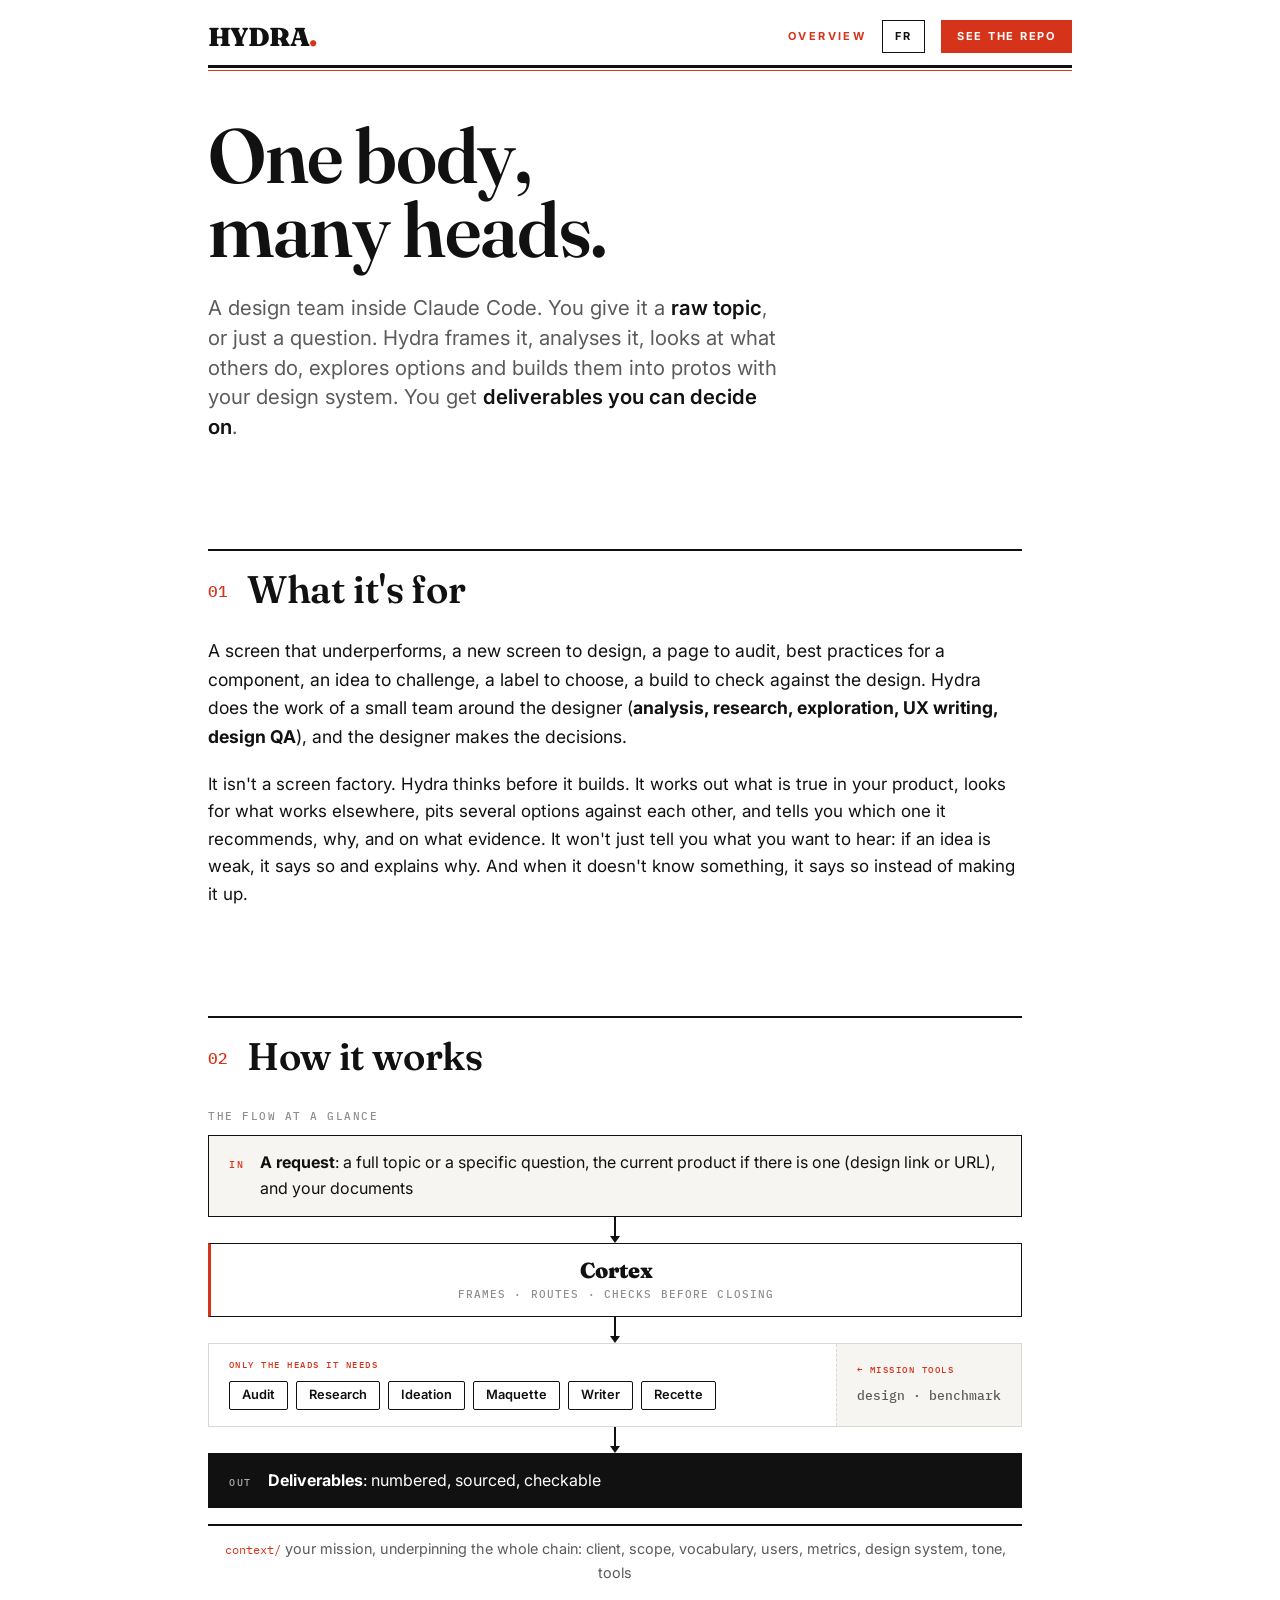
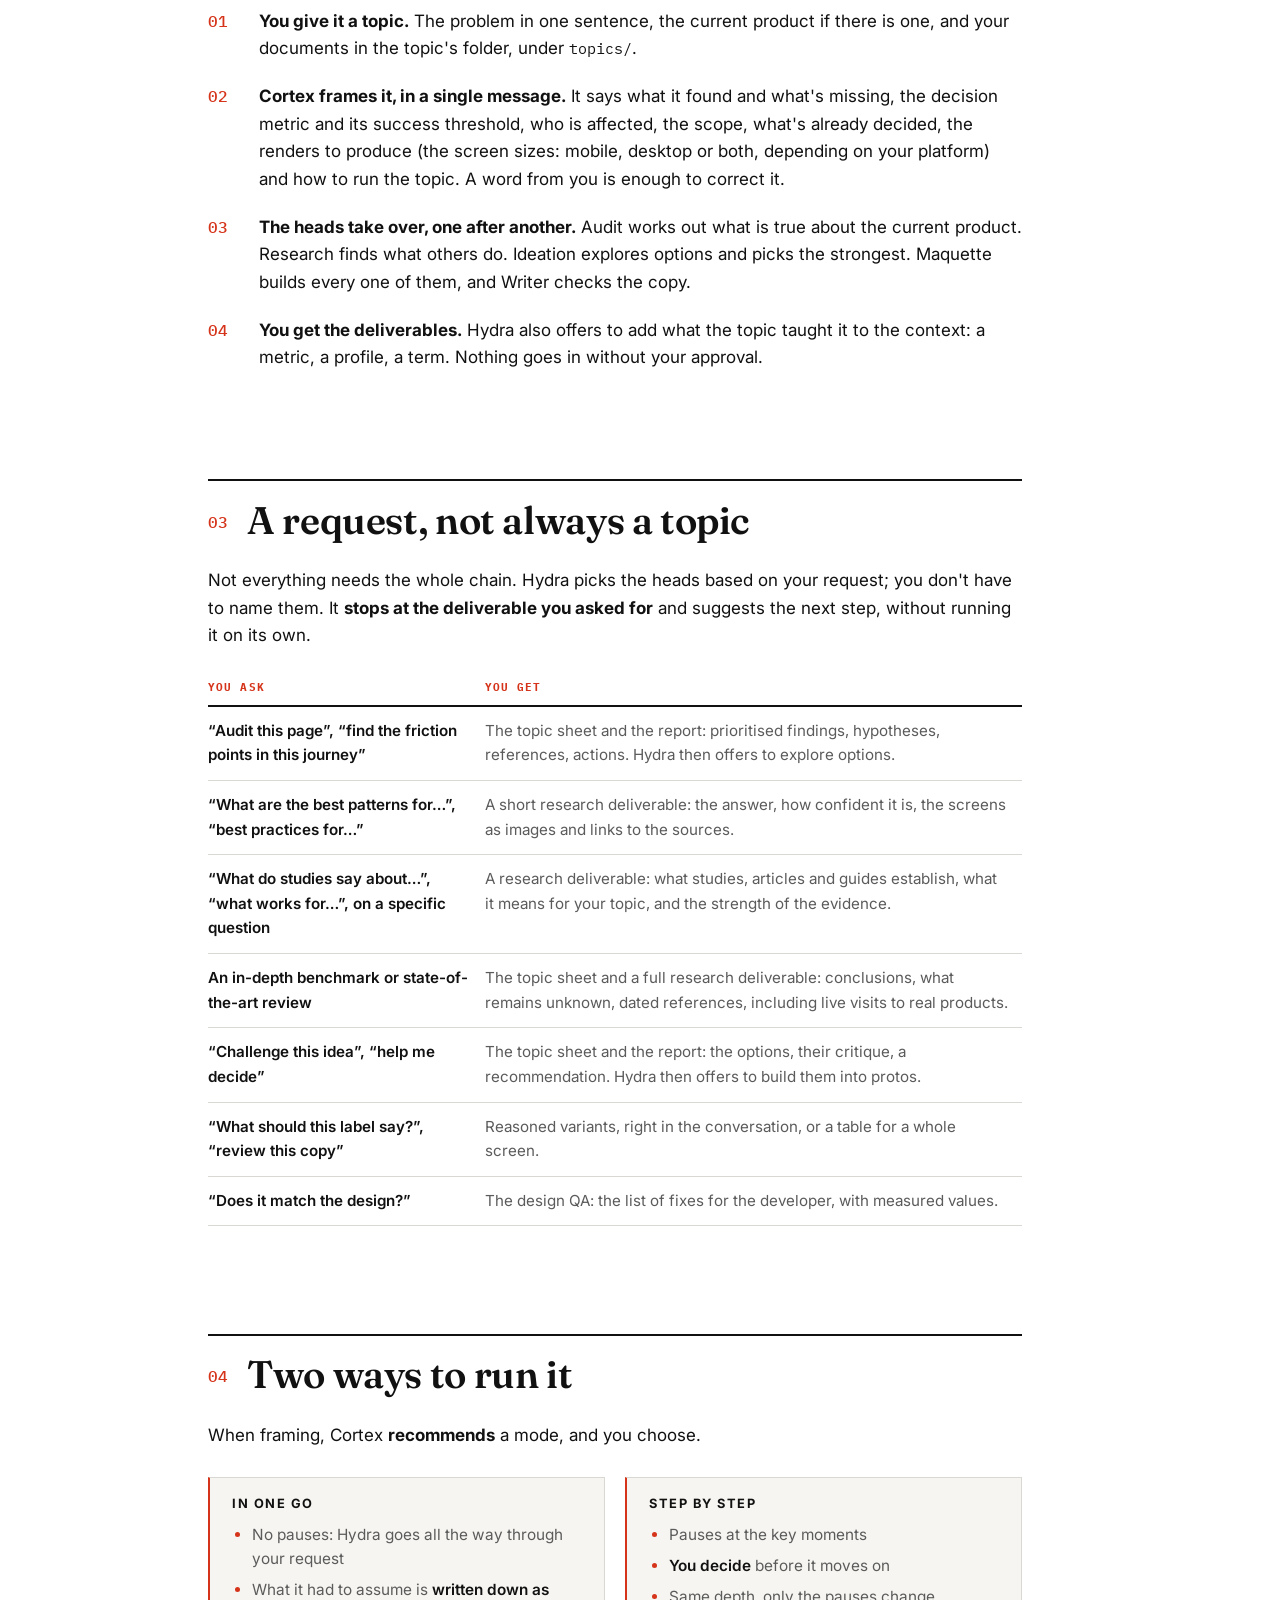
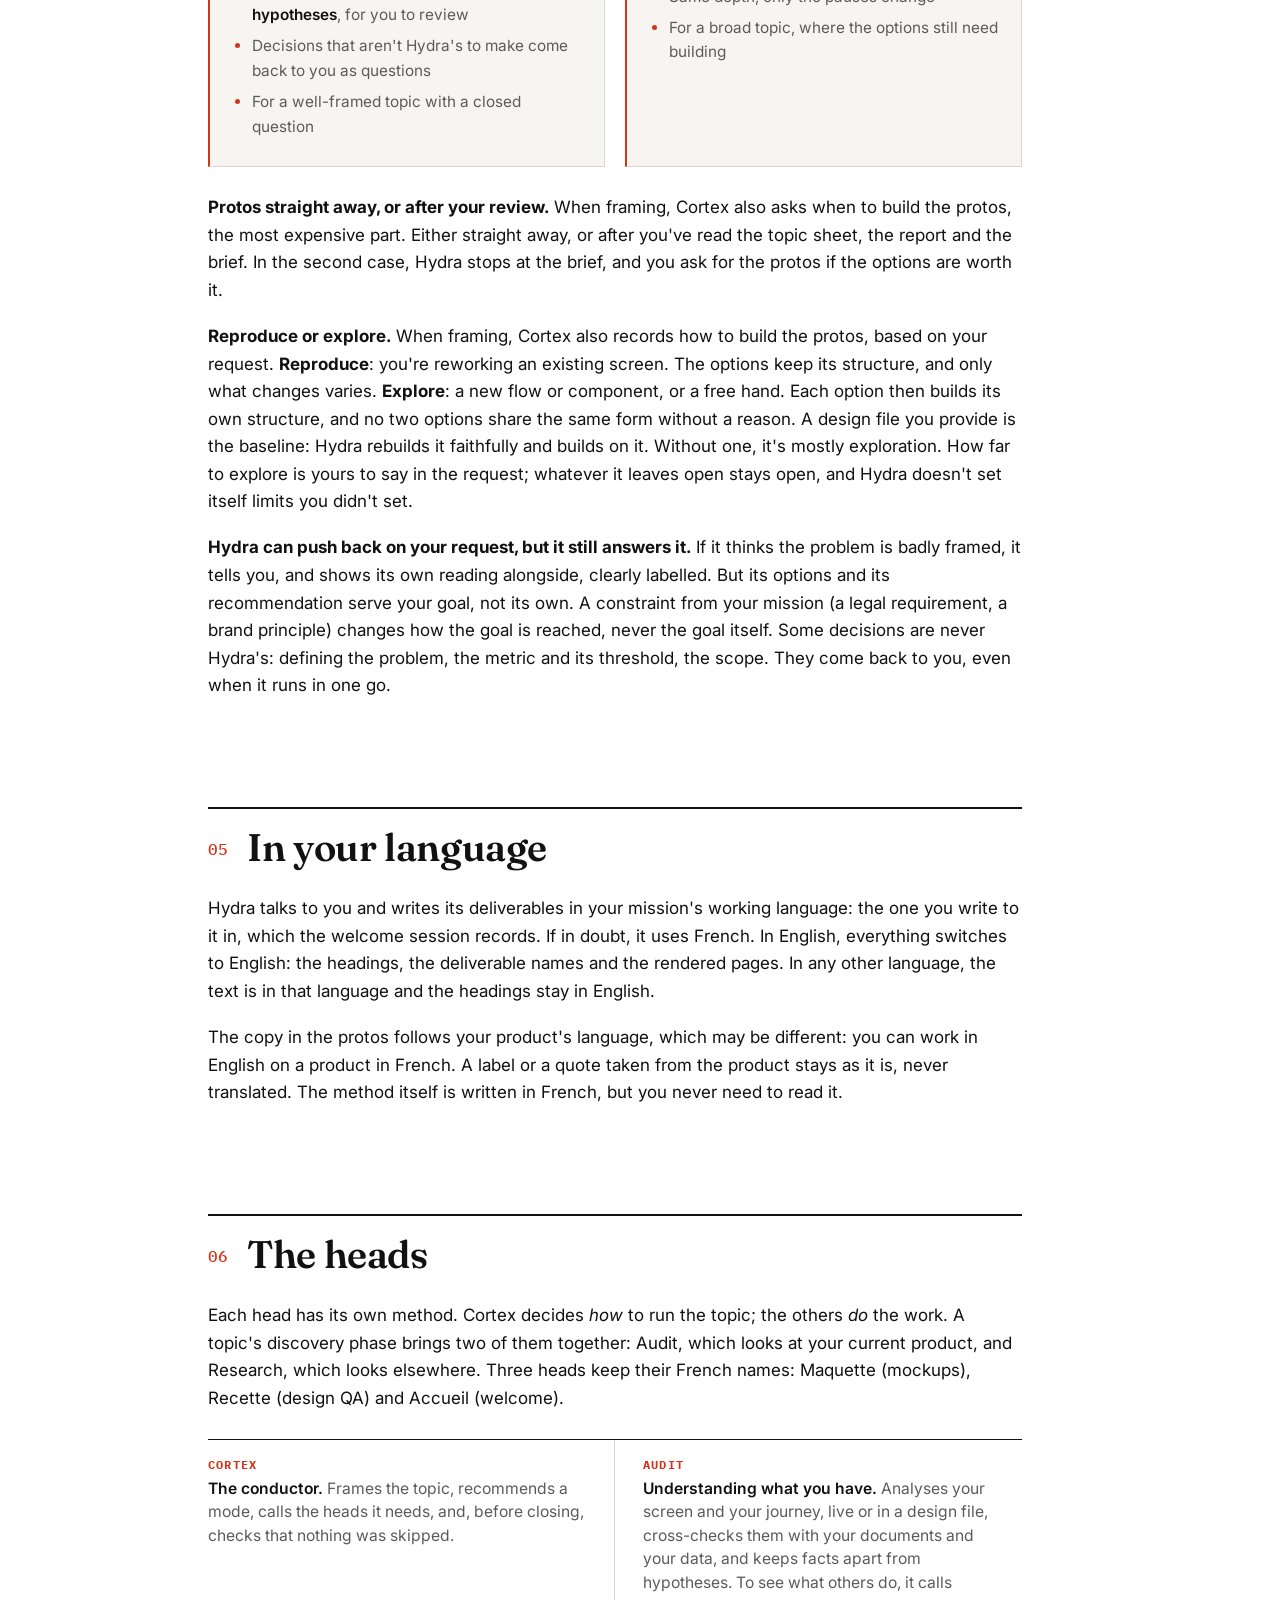
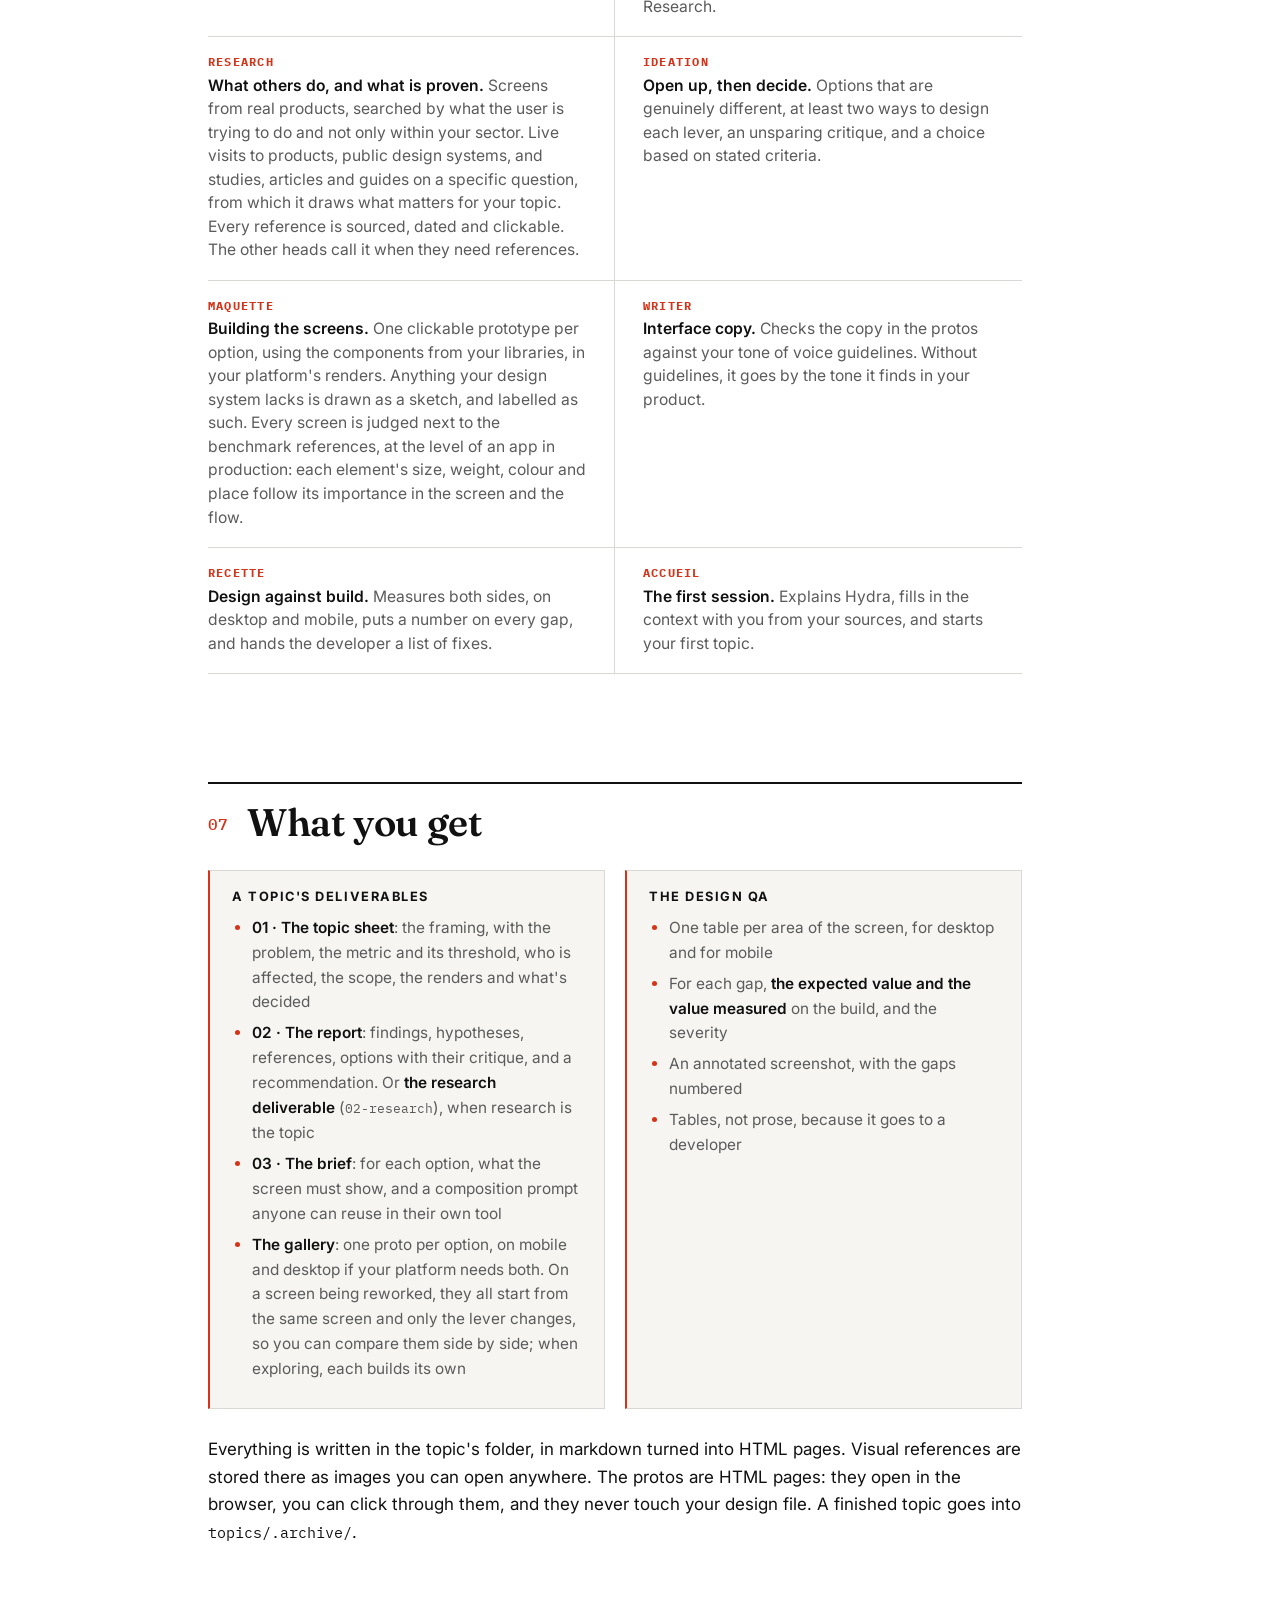
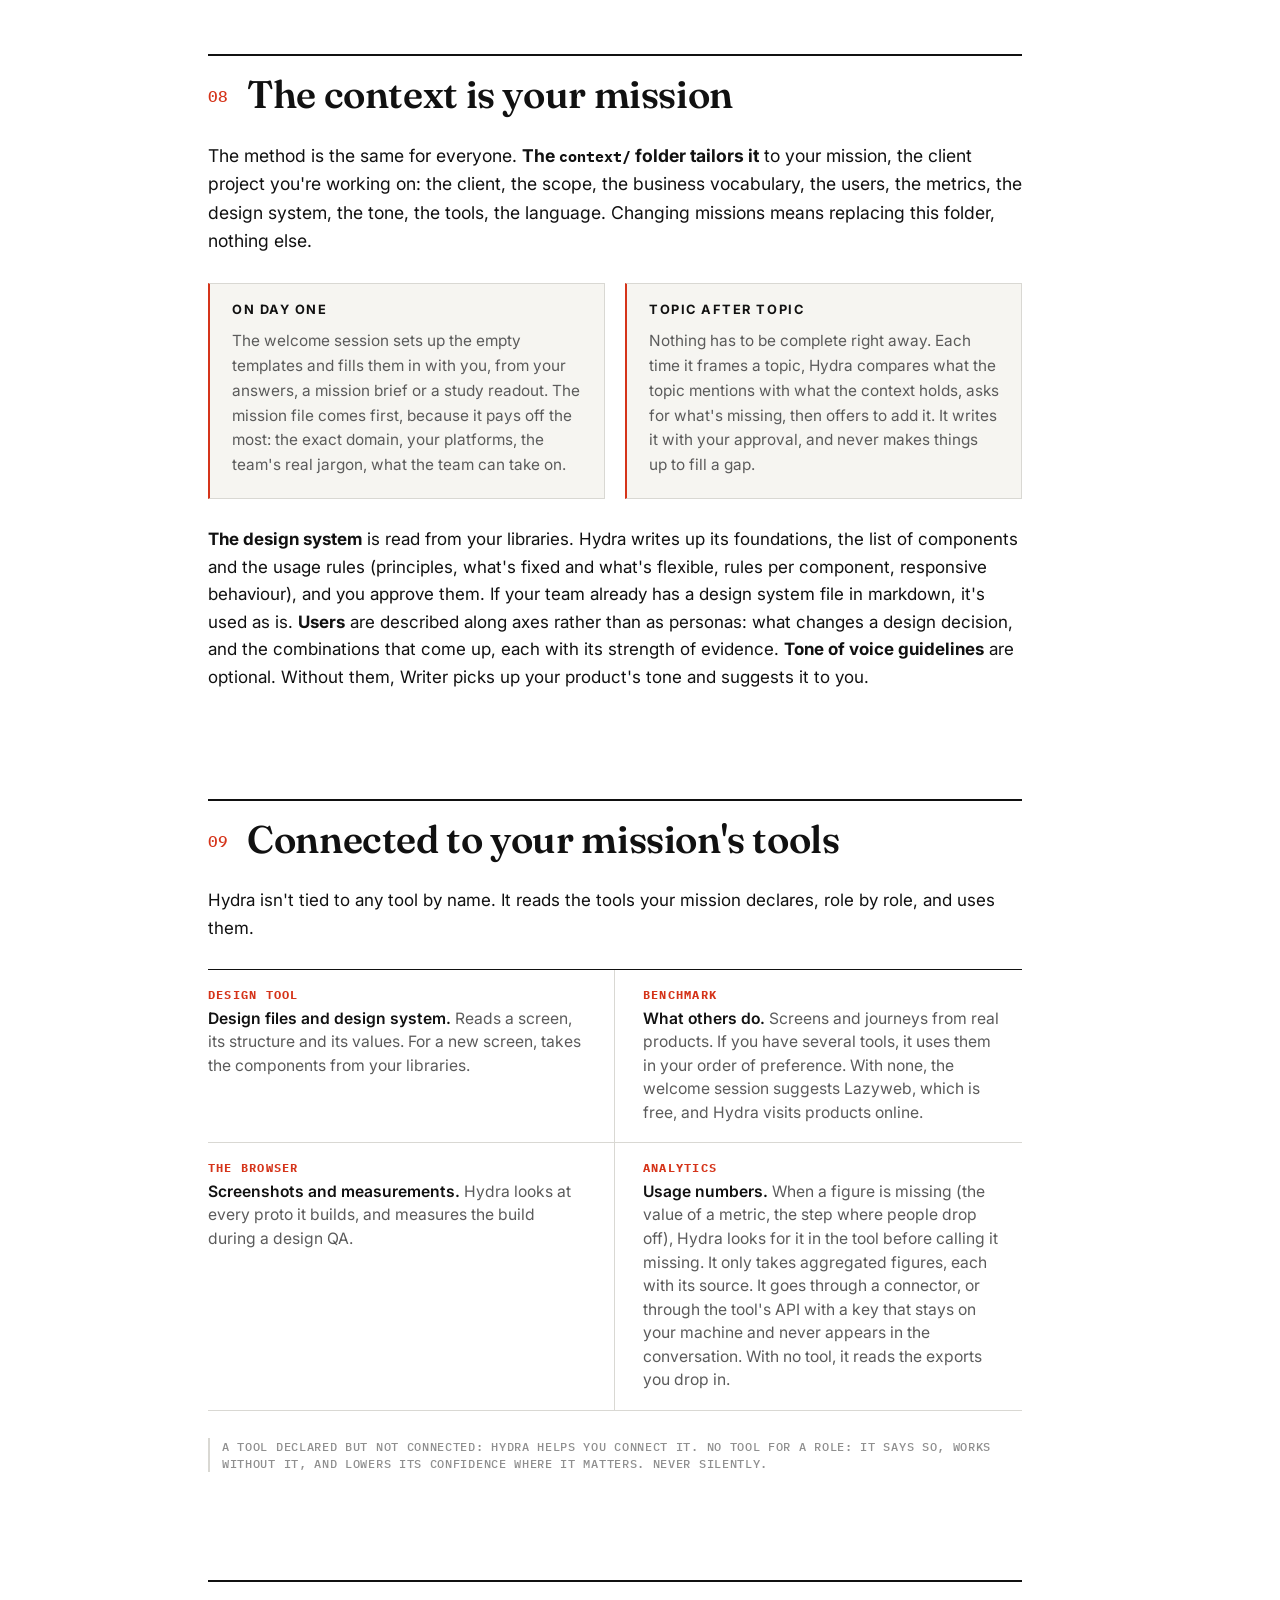
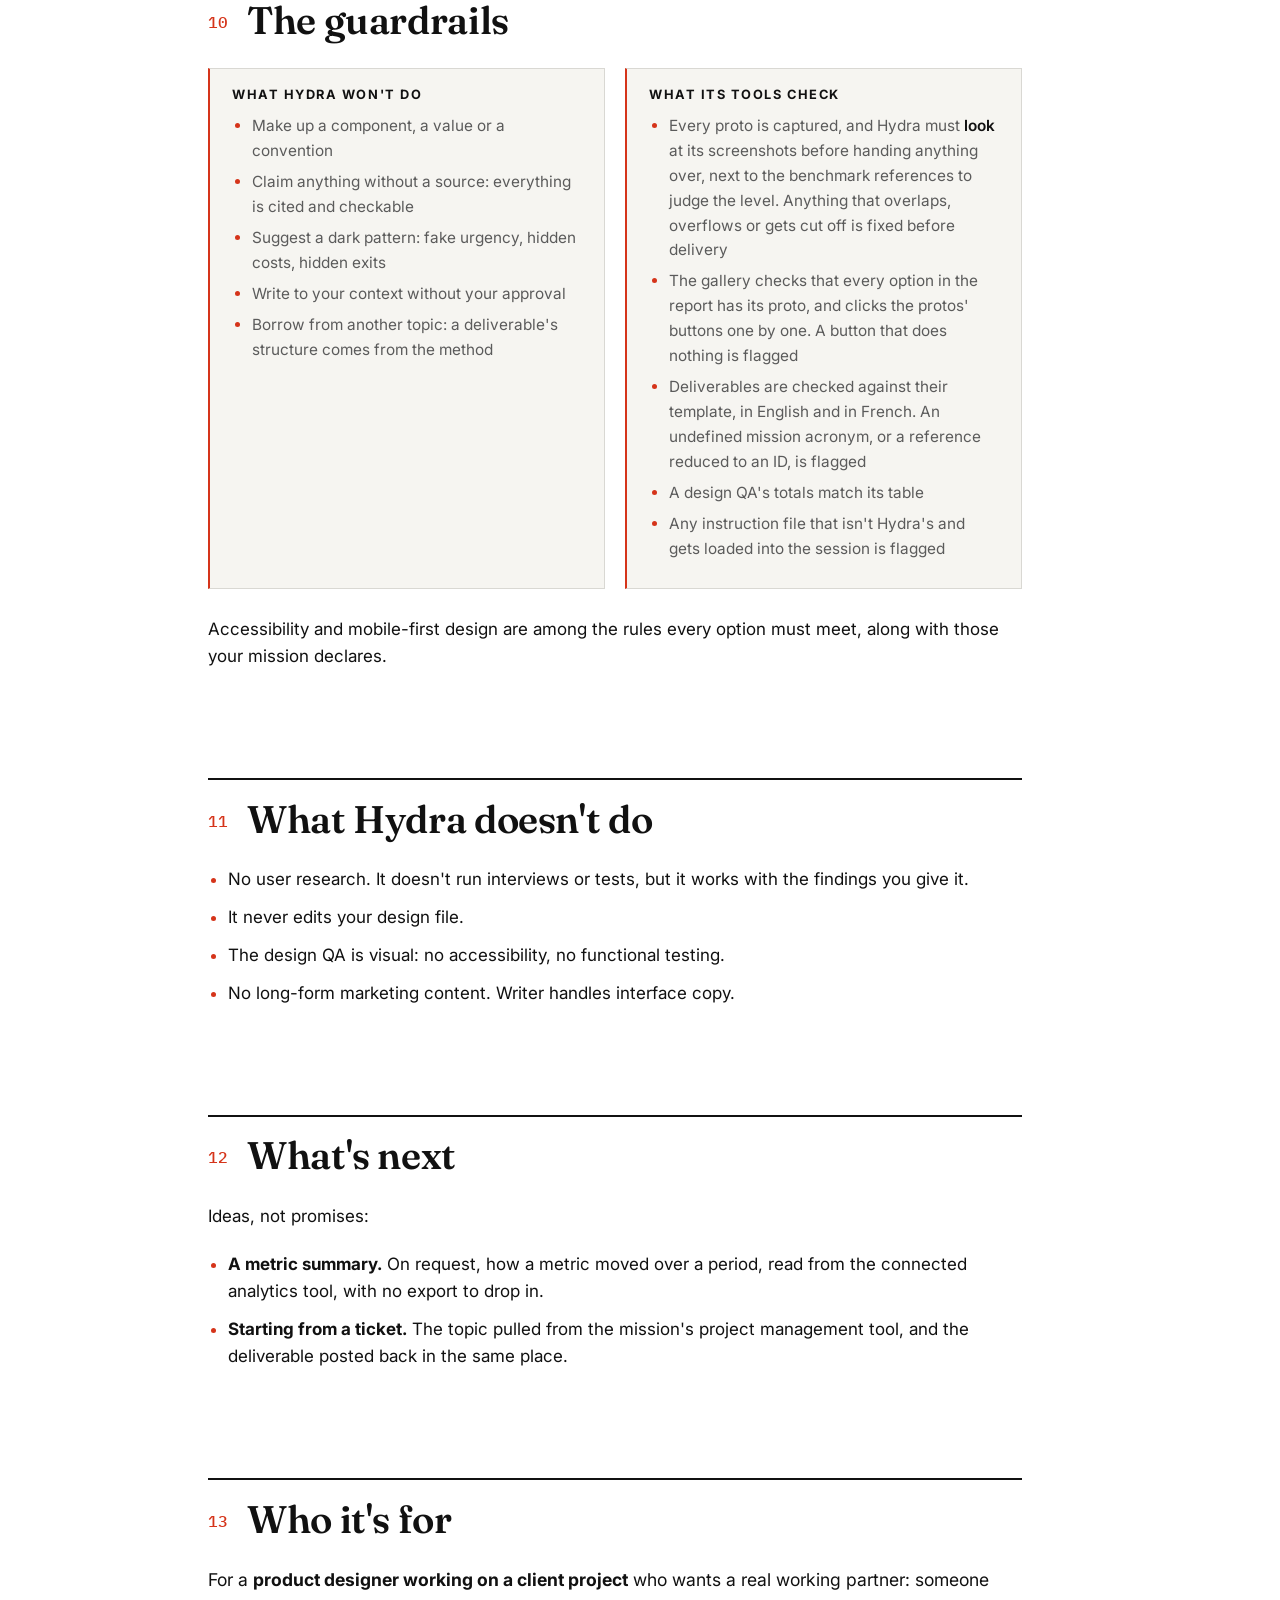
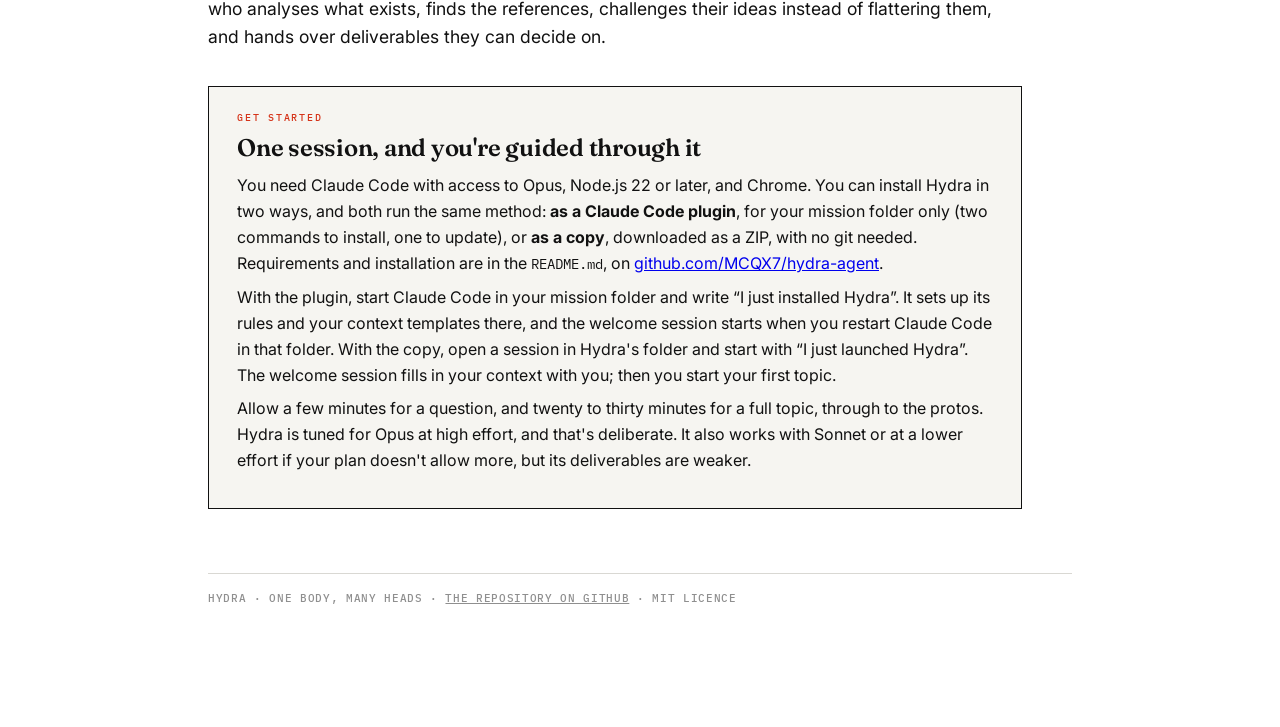
<file: docs/presentation.html>
<!DOCTYPE html>
<html lang="en">
<head>
<meta charset="utf-8" />
<meta name="viewport" content="width=device-width, initial-scale=1" />
<title>Hydra · Overview</title>
<!-- Page de présentation d'Hydra, en anglais : la page par défaut du site (index.html y
     mène). Elle dit ce qu'Hydra fait et produit ; la source de vérité reste CLAUDE.md et
     .claude/skills/hydra-*. La version française, presentation.fr.html, dit la même chose :
     changer l'une, c'est changer l'autre. Style commun : presentation.css. -->
<link rel="preconnect" href="https://fonts.googleapis.com" />
<link rel="preconnect" href="https://fonts.gstatic.com" crossorigin />
<link href="https://fonts.googleapis.com/css2?family=Fraunces:opsz,wght@9..144,400;9..144,500;9..144,600;9..144,900&family=Inter:wght@400;500;600;700&family=IBM+Plex+Mono:wght@400;500&display=swap" rel="stylesheet" />
<link rel="stylesheet" href="presentation.css" />
</head>
<body>
<div class="wrap">

<header class="masthead">
  <div class="masthead__row">
    <div class="masthead__mark">Hydra<span class="dot">.</span></div>
    <div class="masthead__right"><span class="masthead__type">Overview</span><a class="masthead__lang" href="presentation.fr.html" hreflang="fr" lang="fr" title="Lire en français">FR</a><a class="masthead__btn" href="https://github.com/MCQX7/hydra-agent">See the repo</a></div>
  </div>
  <div class="masthead__rule"></div>
  <div class="masthead__rule-thin"></div>
</header>

<div class="hero">
  <h1>One body,<br>many heads.</h1>
  <p class="lede">A design team inside Claude Code. You give it a <strong>raw topic</strong>, or just a question. Hydra frames it, analyses it, looks at what others do, explores options and builds them into protos with your design system. You get <strong>deliverables you can decide on</strong>.</p>
</div>

<section>
  <h2>What it's for</h2>
  <p class="big">A screen that underperforms, a new screen to design, a page to audit, best practices for a component, an idea to challenge, a label to choose, a build to check against the design. Hydra does the work of a small team around the designer (<strong>analysis, research, exploration, UX writing, design QA</strong>), and the designer makes the decisions.</p>
  <p>It isn't a screen factory. Hydra thinks before it builds. It works out what is true in your product, looks for what works elsewhere, pits several options against each other, and tells you which one it recommends, why, and on what evidence. It won't just tell you what you want to hear: if an idea is weak, it says so and explains why. And when it doesn't know something, it says so instead of making it up.</p>
</section>

<section>
  <h2>How it works</h2>

  <figure class="flow" role="img" aria-label="A request comes in. Cortex frames it and sends it to the heads, which rely on the mission's tools. Deliverables come out. Everything rests on the mission's context.">
    <figcaption>The flow at a glance</figcaption>
    <div class="flow__io flow__io--in">
      <span class="flow__tag">In</span>
      <div class="flow__io-body"><b>A request</b>: a full topic or a specific question, the current product if there is one (design link or URL), and your documents</div>
    </div>
    <div class="flow__arrow"></div>
    <div class="flow__cortex">
      <div class="flow__cortex-name">Cortex</div>
      <div class="flow__cortex-role">frames · routes · checks before closing</div>
    </div>
    <div class="flow__arrow"></div>
    <div class="flow__work">
      <div class="flow__heads">
        <span class="flow__label">Only the heads it needs</span>
        <div class="flow__chips">
          <span class="flow__chip">Audit</span>
          <span class="flow__chip">Research</span>
          <span class="flow__chip">Ideation</span>
          <span class="flow__chip">Maquette</span>
          <span class="flow__chip">Writer</span>
          <span class="flow__chip">Recette</span>
        </div>
      </div>
      <div class="flow__feed">
        <span class="flow__label">← Mission tools</span>
        <div class="flow__feed-list">design · benchmark</div>
      </div>
    </div>
    <div class="flow__arrow"></div>
    <div class="flow__io flow__io--out">
      <span class="flow__tag">Out</span>
      <div class="flow__io-body"><b>Deliverables</b>: numbered, sourced, checkable</div>
    </div>
    <div class="flow__base"><span class="flow__base-key">context/</span> your mission, underpinning the whole chain: client, scope, vocabulary, users, metrics, design system, tone, tools</div>
  </figure>

  <ol class="steps">
    <li><b>You give it a topic.</b> The problem in one sentence, the current product if there is one, and your documents in the topic's folder, under <code>topics/</code>.</li>
    <li><b>Cortex frames it, in a single message.</b> It says what it found and what's missing, the decision metric and its success threshold, who is affected, the scope, what's already decided, the renders to produce (the screen sizes: mobile, desktop or both, depending on your platform) and how to run the topic. A word from you is enough to correct it.</li>
    <li><b>The heads take over, one after another.</b> Audit works out what is true about the current product. Research finds what others do. Ideation explores options and picks the strongest. Maquette builds every one of them, and Writer checks the copy.</li>
    <li><b>You get the deliverables.</b> Hydra also offers to add what the topic taught it to the context: a metric, a profile, a term. Nothing goes in without your approval.</li>
  </ol>
</section>

<section>
  <h2>A request, not always a topic</h2>
  <p>Not everything needs the whole chain. Hydra picks the heads based on your request; you don't have to name them. It <strong>stops at the deliverable you asked for</strong> and suggests the next step, without running it on its own.</p>
  <table class="dem">
    <thead><tr><th>You ask</th><th>You get</th></tr></thead>
    <tbody>
      <tr><td>“Audit this page”, “find the friction points in this journey”</td><td>The topic sheet and the report: prioritised findings, hypotheses, references, actions. Hydra then offers to explore options.</td></tr>
      <tr><td>“What are the best patterns for…”, “best practices for…”</td><td>A short research deliverable: the answer, how confident it is, the screens as images and links to the sources.</td></tr>
      <tr><td>“What do studies say about…”, “what works for…”, on a specific question</td><td>A research deliverable: what studies, articles and guides establish, what it means for your topic, and the strength of the evidence.</td></tr>
      <tr><td>An in-depth benchmark or state-of-the-art review</td><td>The topic sheet and a full research deliverable: conclusions, what remains unknown, dated references, including live visits to real products.</td></tr>
      <tr><td>“Challenge this idea”, “help me decide”</td><td>The topic sheet and the report: the options, their critique, a recommendation. Hydra then offers to build them into protos.</td></tr>
      <tr><td>“What should this label say?”, “review this copy”</td><td>Reasoned variants, right in the conversation, or a table for a whole screen.</td></tr>
      <tr><td>“Does it match the design?”</td><td>The design QA: the list of fixes for the developer, with measured values.</td></tr>
    </tbody>
  </table>
</section>

<section>
  <h2>Two ways to run it</h2>
  <p>When framing, Cortex <strong>recommends</strong> a mode, and you choose.</p>
  <div class="cards">
    <div class="card">
      <h3>In one go</h3>
      <ul>
        <li>No pauses: Hydra goes all the way through your request</li>
        <li>What it had to assume is <b>written down as hypotheses</b>, for you to review</li>
        <li>Decisions that aren't Hydra's to make come back to you as questions</li>
        <li>For a well-framed topic with a closed question</li>
      </ul>
    </div>
    <div class="card">
      <h3>Step by step</h3>
      <ul>
        <li>Pauses at the key moments</li>
        <li><b>You decide</b> before it moves on</li>
        <li>Same depth, only the pauses change</li>
        <li>For a broad topic, where the options still need building</li>
      </ul>
    </div>
  </div>
  <p><strong>Protos straight away, or after your review.</strong> When framing, Cortex also asks when to build the protos, the most expensive part. Either straight away, or after you've read the topic sheet, the report and the brief. In the second case, Hydra stops at the brief, and you ask for the protos if the options are worth it.</p>
  <p><strong>Reproduce or explore.</strong> When framing, Cortex also records how to build the protos, based on your request. <b>Reproduce</b>: you're reworking an existing screen. The options keep its structure, and only what changes varies. <b>Explore</b>: a new flow or component, or a free hand. Each option then builds its own structure, and no two options share the same form without a reason. A design file you provide is the baseline: Hydra rebuilds it faithfully and builds on it. Without one, it's mostly exploration. How far to explore is yours to say in the request; whatever it leaves open stays open, and Hydra doesn't set itself limits you didn't set.</p>
  <p><strong>Hydra can push back on your request, but it still answers it.</strong> If it thinks the problem is badly framed, it tells you, and shows its own reading alongside, clearly labelled. But its options and its recommendation serve your goal, not its own. A constraint from your mission (a legal requirement, a brand principle) changes how the goal is reached, never the goal itself. Some decisions are never Hydra's: defining the problem, the metric and its threshold, the scope. They come back to you, even when it runs in one go.</p>
</section>

<section>
  <h2>In your language</h2>
  <p>Hydra talks to you and writes its deliverables in your mission's working language: the one you write to it in, which the welcome session records. If in doubt, it uses French. In English, everything switches to English: the headings, the deliverable names and the rendered pages. In any other language, the text is in that language and the headings stay in English.</p>
  <p>The copy in the protos follows your product's language, which may be different: you can work in English on a product in French. A label or a quote taken from the product stays as it is, never translated. The method itself is written in French, but you never need to read it.</p>
</section>

<section>
  <h2>The heads</h2>
  <p>Each head has its own method. Cortex decides <em>how</em> to run the topic; the others <em>do</em> the work. A topic's discovery phase brings two of them together: Audit, which looks at your current product, and Research, which looks elsewhere. Three heads keep their French names: Maquette (mockups), Recette (design QA) and Accueil (welcome).</p>
  <div class="grid">
    <div class="cell"><div class="name">Cortex</div><div class="desc"><b>The conductor.</b> Frames the topic, recommends a mode, calls the heads it needs, and, before closing, checks that nothing was skipped.</div></div>
    <div class="cell"><div class="name">Audit</div><div class="desc"><b>Understanding what you have.</b> Analyses your screen and your journey, live or in a design file, cross-checks them with your documents and your data, and keeps facts apart from hypotheses. To see what others do, it calls Research.</div></div>
    <div class="cell"><div class="name">Research</div><div class="desc"><b>What others do, and what is proven.</b> Screens from real products, searched by what the user is trying to do and not only within your sector. Live visits to products, public design systems, and studies, articles and guides on a specific question, from which it draws what matters for your topic. Every reference is sourced, dated and clickable. The other heads call it when they need references.</div></div>
    <div class="cell"><div class="name">Ideation</div><div class="desc"><b>Open up, then decide.</b> Options that are genuinely different, at least two ways to design each lever, an unsparing critique, and a choice based on stated criteria.</div></div>
    <div class="cell"><div class="name">Maquette</div><div class="desc"><b>Building the screens.</b> One clickable prototype per option, using the components from your libraries, in your platform's renders. Anything your design system lacks is drawn as a sketch, and labelled as such. Every screen is judged next to the benchmark references, at the level of an app in production: each element's size, weight, colour and place follow its importance in the screen and the flow.</div></div>
    <div class="cell"><div class="name">Writer</div><div class="desc"><b>Interface copy.</b> Checks the copy in the protos against your tone of voice guidelines. Without guidelines, it goes by the tone it finds in your product.</div></div>
    <div class="cell"><div class="name">Recette</div><div class="desc"><b>Design against build.</b> Measures both sides, on desktop and mobile, puts a number on every gap, and hands the developer a list of fixes.</div></div>
    <div class="cell"><div class="name">Accueil</div><div class="desc"><b>The first session.</b> Explains Hydra, fills in the context with you from your sources, and starts your first topic.</div></div>
  </div>
</section>

<section>
  <h2>What you get</h2>
  <div class="cards">
    <div class="card">
      <h3>A topic's deliverables</h3>
      <ul>
        <li><b>01 · The topic sheet</b>: the framing, with the problem, the metric and its threshold, who is affected, the scope, the renders and what's decided</li>
        <li><b>02 · The report</b>: findings, hypotheses, references, options with their critique, and a recommendation. Or <b>the research deliverable</b> (<code>02-research</code>), when research is the topic</li>
        <li><b>03 · The brief</b>: for each option, what the screen must show, and a composition prompt anyone can reuse in their own tool</li>
        <li><b>The gallery</b>: one proto per option, on mobile and desktop if your platform needs both. On a screen being reworked, they all start from the same screen and only the lever changes, so you can compare them side by side; when exploring, each builds its own</li>
      </ul>
    </div>
    <div class="card">
      <h3>The design QA</h3>
      <ul>
        <li>One table per area of the screen, for desktop and for mobile</li>
        <li>For each gap, <b>the expected value and the value measured</b> on the build, and the severity</li>
        <li>An annotated screenshot, with the gaps numbered</li>
        <li>Tables, not prose, because it goes to a developer</li>
      </ul>
    </div>
  </div>
  <p>Everything is written in the topic's folder, in markdown turned into HTML pages. Visual references are stored there as images you can open anywhere. The protos are HTML pages: they open in the browser, you can click through them, and they never touch your design file. A finished topic goes into <code>topics/.archive/</code>.</p>
</section>

<section>
  <h2>The context is your mission</h2>
  <p class="big">The method is the same for everyone. <strong>The <code>context/</code> folder tailors it</strong> to your mission, the client project you're working on: the client, the scope, the business vocabulary, the users, the metrics, the design system, the tone, the tools, the language. Changing missions means replacing this folder, nothing else.</p>
  <div class="cards">
    <div class="card">
      <h3>On day one</h3>
      <p>The welcome session sets up the empty templates and fills them in with you, from your answers, a mission brief or a study readout. The mission file comes first, because it pays off the most: the exact domain, your platforms, the team's real jargon, what the team can take on.</p>
    </div>
    <div class="card">
      <h3>Topic after topic</h3>
      <p>Nothing has to be complete right away. Each time it frames a topic, Hydra compares what the topic mentions with what the context holds, asks for what's missing, then offers to add it. It writes it with your approval, and never makes things up to fill a gap.</p>
    </div>
  </div>
  <p><strong>The design system</strong> is read from your libraries. Hydra writes up its foundations, the list of components and the usage rules (principles, what's fixed and what's flexible, rules per component, responsive behaviour), and you approve them. If your team already has a design system file in markdown, it's used as is. <strong>Users</strong> are described along axes rather than as personas: what changes a design decision, and the combinations that come up, each with its strength of evidence. <strong>Tone of voice guidelines</strong> are optional. Without them, Writer picks up your product's tone and suggests it to you.</p>
</section>

<section>
  <h2>Connected to your mission's tools</h2>
  <p>Hydra isn't tied to any tool by name. It reads the tools your mission declares, role by role, and uses them.</p>
  <div class="grid">
    <div class="cell"><div class="name">Design tool</div><div class="desc"><b>Design files and design system.</b> Reads a screen, its structure and its values. For a new screen, takes the components from your libraries.</div></div>
    <div class="cell"><div class="name">Benchmark</div><div class="desc"><b>What others do.</b> Screens and journeys from real products. If you have several tools, it uses them in your order of preference. With none, the welcome session suggests Lazyweb, which is free, and Hydra visits products online.</div></div>
    <div class="cell"><div class="name">The browser</div><div class="desc"><b>Screenshots and measurements.</b> Hydra looks at every proto it builds, and measures the build during a design QA.</div></div>
    <div class="cell"><div class="name">Analytics</div><div class="desc"><b>Usage numbers.</b> When a figure is missing (the value of a metric, the step where people drop off), Hydra looks for it in the tool before calling it missing. It only takes aggregated figures, each with its source. It goes through a connector, or through the tool's API with a key that stays on your machine and never appears in the conversation. With no tool, it reads the exports you drop in.</div></div>
  </div>
  <p class="note">A tool declared but not connected: Hydra helps you connect it. No tool for a role: it says so, works without it, and lowers its confidence where it matters. Never silently.</p>
</section>

<section>
  <h2>The guardrails</h2>
  <div class="cards">
    <div class="card">
      <h3>What Hydra won't do</h3>
      <ul>
        <li>Make up a component, a value or a convention</li>
        <li>Claim anything without a source: everything is cited and checkable</li>
        <li>Suggest a dark pattern: fake urgency, hidden costs, hidden exits</li>
        <li>Write to your context without your approval</li>
        <li>Borrow from another topic: a deliverable's structure comes from the method</li>
      </ul>
    </div>
    <div class="card">
      <h3>What its tools check</h3>
      <ul>
        <li>Every proto is captured, and Hydra must <b>look</b> at its screenshots before handing anything over, next to the benchmark references to judge the level. Anything that overlaps, overflows or gets cut off is fixed before delivery</li>
        <li>The gallery checks that every option in the report has its proto, and clicks the protos' buttons one by one. A button that does nothing is flagged</li>
        <li>Deliverables are checked against their template, in English and in French. An undefined mission acronym, or a reference reduced to an ID, is flagged</li>
        <li>A design QA's totals match its table</li>
        <li>Any instruction file that isn't Hydra's and gets loaded into the session is flagged</li>
      </ul>
    </div>
  </div>
  <p>Accessibility and mobile-first design are among the rules every option must meet, along with those your mission declares.</p>
</section>

<section>
  <h2>What Hydra doesn't do</h2>
  <ul class="plain">
    <li>No user research. It doesn't run interviews or tests, but it works with the findings you give it.</li>
    <li>It never edits your design file.</li>
    <li>The design QA is visual: no accessibility, no functional testing.</li>
    <li>No long-form marketing content. Writer handles interface copy.</li>
  </ul>
</section>

<section>
  <h2>What's next</h2>
  <p>Ideas, not promises:</p>
  <ul class="plain">
    <li><b>A metric summary.</b> On request, how a metric moved over a period, read from the connected analytics tool, with no export to drop in.</li>
    <li><b>Starting from a ticket.</b> The topic pulled from the mission's project management tool, and the deliverable posted back in the same place.</li>
  </ul>
</section>

<section>
  <h2>Who it's for</h2>
  <p class="big">For a <strong>product designer working on a client project</strong> who wants a real working partner: someone who analyses what exists, finds the references, challenges their ideas instead of flattering them, and hands over deliverables they can decide on.</p>
  <div class="encart">
    <div class="encart__kicker">Get started</div>
    <h3 class="encart__title">One session, and you're guided through it</h3>
    <p>You need Claude Code with access to Opus, Node.js 22 or later, and Chrome. You can install Hydra in two ways, and both run the same method: <b>as a Claude Code plugin</b>, for your mission folder only (two commands to install, one to update), or <b>as a copy</b>, downloaded as a ZIP, with no git needed. Requirements and installation are in the <code>README.md</code>, on <a href="https://github.com/MCQX7/hydra-agent">github.com/MCQX7/hydra-agent</a>.</p>
    <p>With the plugin, start Claude Code in your mission folder and write “I just installed Hydra”. It sets up its rules and your context templates there, and the welcome session starts when you restart Claude Code in that folder. With the copy, open a session in Hydra's folder and start with “I just launched Hydra”. The welcome session fills in your context with you; then you start your first topic.</p>
    <p>Allow a few minutes for a question, and twenty to thirty minutes for a full topic, through to the protos. Hydra is tuned for Opus at high effort, and that's deliberate. It also works with Sonnet or at a lower effort if your plan doesn't allow more, but its deliverables are weaker.</p>
  </div>
</section>

<div class="footer">Hydra · one body, many heads · <a href="https://github.com/MCQX7/hydra-agent" style="color:inherit">the repository on GitHub</a> · MIT licence</div>

</div>
</body>
</html>
</file>
<file: docs/presentation.css>
/* Style commun de la présentation, en français (presentation.html) et en anglais
   (presentation.en.html). */
:root{
  --ink:#111; --ink-2:#5b5b5b; --ink-3:#8f8f8f;
  --rule:#111; --rule-soft:#d9d8d3; --paper:#fff; --panel:#f6f5f1;
  --accent:#d5341a;
  --serif:"Fraunces",Georgia,"Times New Roman",serif;
  --sans:"Inter","Helvetica Neue",Arial,sans-serif;
  --mono:"IBM Plex Mono","SF Mono",Menlo,monospace;
  --measure:74ch; --gap:48px;
}
*{ box-sizing:border-box; }
html,body{ margin:0; background:var(--paper); color:var(--ink); }
body{ font-family:var(--sans); font-size:17px; line-height:1.62; counter-reset:sec;
  -webkit-font-smoothing:antialiased; text-rendering:optimizeLegibility; }
code{ font-family:var(--mono); font-size:.86em; }
.wrap{ max-width:960px; margin:0 auto; padding:0 var(--gap) 120px; }

.masthead{ position:sticky; top:0; z-index:10; background:var(--paper); padding:20px 0 12px; margin-bottom:36px; }
.masthead__right{ display:flex; align-items:center; gap:16px; }
.masthead__btn{ font:700 11px/1 var(--sans); letter-spacing:.16em; text-transform:uppercase; color:#fff;
  background:var(--accent); border:0; border-radius:0; padding:11px 16px; text-decoration:none; white-space:nowrap; }
.masthead__btn:hover{ background:var(--ink); color:var(--paper); }
.masthead__btn:focus-visible{ outline:2px solid var(--ink); outline-offset:2px; }
.masthead__row{ display:flex; align-items:center; justify-content:space-between; gap:24px; padding-bottom:12px; }
.masthead__mark{ font:900 26px/1 var(--serif); letter-spacing:-.02em; text-transform:uppercase; }
.masthead__mark .dot{ color:var(--accent); }
.masthead__type{ font-size:11px; font-weight:700; letter-spacing:.22em; text-transform:uppercase; color:var(--accent); white-space:nowrap; }
.masthead__rule{ height:3px; background:var(--ink); }
.masthead__rule-thin{ height:1px; background:var(--accent); margin-top:2px; }

.hero h1{ max-width:11ch; }
.hero h1{ font-family:var(--serif); font-optical-sizing:auto; font-weight:600;
  font-size:clamp(2.8rem,6vw,4.8rem); line-height:.96; letter-spacing:-.018em; margin:0 0 .35em; }
.hero .lede{ font-size:1.28rem; line-height:1.45; color:var(--ink-2); max-width:44ch; }
.hero .lede strong{ color:var(--ink); font-weight:600; }

section{ max-width:var(--measure); }
h2{ font-family:var(--serif); font-optical-sizing:auto; font-weight:600;
  font-size:clamp(1.7rem,3.3vw,2.4rem); line-height:1.04; letter-spacing:-.01em;
  margin:2.8em 0 .7em; padding-top:.5em; border-top:2px solid var(--ink);
  display:flex; gap:.5em; align-items:baseline; counter-increment:sec; }
h2::before{ content:counter(sec,decimal-leading-zero);
  font-family:var(--mono); font-size:.42em; font-weight:500; color:var(--accent);
  letter-spacing:0; transform:translateY(-.35em); }
p{ margin:0 0 1.1em; }
p.big{ font-size:1.1rem; }
strong, b{ font-weight:700; }

.steps{ list-style:none; counter-reset:st; padding:0; margin:1.4em 0 0; }
.steps li{ counter-increment:st; padding-left:3em; position:relative; margin-bottom:1.2em; }
.steps li::before{ content:counter(st,decimal-leading-zero); position:absolute; left:0; top:.05em;
  font-family:var(--mono); font-size:1rem; color:var(--accent); font-weight:500; }

.grid{ display:grid; grid-template-columns:1fr 1fr; gap:0; margin:1.6em 0; border-top:1px solid var(--rule); }
.grid .cell{ padding:18px 22px 18px 0; border-bottom:1px solid var(--rule-soft); }
.grid .cell:nth-child(odd){ border-right:1px solid var(--rule-soft); padding-right:28px; }
.grid .cell:nth-child(even){ padding-left:28px; }
.grid .name{ font:700 .78rem/1 var(--mono); letter-spacing:.1em; text-transform:uppercase;
  color:var(--accent); margin-bottom:6px; }
.grid .desc{ font-size:.98rem; line-height:1.5; color:var(--ink-2); }
.grid .desc b{ color:var(--ink); font-weight:600; }

.cards{ display:grid; grid-template-columns:1fr 1fr; gap:20px; margin:1.6em 0; }
.card{ background:var(--panel); border:1px solid var(--rule-soft); border-left:2px solid var(--accent); padding:20px 22px; }
.card h3{ font:700 .8rem/1 var(--sans); letter-spacing:.12em; text-transform:uppercase; margin:0 0 12px; }
.card ul{ margin:0; padding-left:1.2em; }
.card li{ margin-bottom:.4em; font-size:.96rem; color:var(--ink-2); }
.card li::marker{ color:var(--accent); }
.card li b{ color:var(--ink); font-weight:600; }
.card p{ font-size:.96rem; color:var(--ink-2); margin:0; }

.dem{ width:100%; border-collapse:collapse; margin:1.4em 0; font-size:.95rem; }
.dem th{ font:700 .7rem/1.2 var(--mono); letter-spacing:.1em; text-transform:uppercase; color:var(--accent);
  text-align:left; padding:10px 14px 10px 0; border-bottom:2px solid var(--ink); vertical-align:bottom; }
.dem td{ padding:12px 14px 12px 0; border-bottom:1px solid var(--rule-soft); vertical-align:top; color:var(--ink-2); }
.dem td:first-child{ color:var(--ink); font-weight:600; width:34%; }
@media (max-width:720px){ .dem, .dem tbody, .dem tr, .dem td{ display:block; width:auto; } .dem thead{ display:none; }
  .dem td{ border-bottom:0; padding:2px 0; } .dem td:first-child{ width:auto; padding-top:14px; } .dem tr{ border-bottom:1px solid var(--rule-soft); padding-bottom:10px; } }

.plain{ padding-left:1.2em; margin:1.2em 0; }
.plain li{ margin-bottom:.6em; }
.plain li::marker{ color:var(--accent); }

.note{ font:500 .72rem/1.5 var(--mono); letter-spacing:.06em; text-transform:uppercase;
  color:var(--ink-3); border-left:2px solid var(--rule-soft); padding-left:12px; margin-top:1.4em; }

.flow{ margin:2em 0 .6em; }
.flow figcaption{ font:500 .68rem/1 var(--mono); letter-spacing:.14em; text-transform:uppercase;
  color:var(--ink-3); margin-bottom:1.2em; }
.flow__arrow{ height:26px; position:relative; }
.flow__arrow::before{ content:""; position:absolute; left:50%; top:0; bottom:6px; width:2px;
  background:var(--ink); transform:translateX(-50%); }
.flow__arrow::after{ content:""; position:absolute; left:50%; bottom:0; width:0; height:0;
  border-left:5px solid transparent; border-right:5px solid transparent;
  border-top:7px solid var(--ink); transform:translateX(-50%); }
.flow__io{ border:1px solid var(--ink); padding:14px 20px; display:flex; align-items:baseline; gap:16px; }
.flow__io--in{ background:var(--panel); }
.flow__io--out{ background:var(--ink); color:var(--paper); }
.flow__tag{ font:500 .6rem/1 var(--mono); letter-spacing:.16em; text-transform:uppercase;
  color:var(--accent); white-space:nowrap; }
.flow__io--out .flow__tag{ color:var(--paper); opacity:.65; }
.flow__io-body{ font-size:1rem; }
.flow__cortex{ border:1px solid var(--ink); border-left:3px solid var(--accent); padding:16px 22px; text-align:center; }
.flow__cortex-name{ font:900 1.35rem/1 var(--serif); letter-spacing:-.01em; }
.flow__cortex-role{ font:500 .7rem/1 var(--mono); letter-spacing:.1em; text-transform:uppercase;
  color:var(--ink-3); margin-top:8px; }
.flow__work{ display:grid; grid-template-columns:1fr auto; border:1px solid var(--rule-soft); }
.flow__heads{ padding:16px 20px; }
.flow__feed{ padding:16px 20px; border-left:1px dashed var(--rule-soft); background:var(--panel);
  display:flex; flex-direction:column; justify-content:center; max-width:220px; }
.flow__label{ display:block; font:500 .58rem/1 var(--mono); letter-spacing:.16em;
  text-transform:uppercase; color:var(--accent); margin-bottom:11px; }
.flow__chips{ display:flex; flex-wrap:wrap; gap:8px; }
.flow__chip{ font:600 .8rem/1 var(--sans); padding:7px 12px; border:1px solid var(--ink); border-radius:2px; }
.flow__feed-list{ font:500 .8rem/1.5 var(--mono); color:var(--ink-2); }
.flow__base{ margin-top:16px; border-top:2px solid var(--ink); padding-top:11px;
  font-size:.9rem; color:var(--ink-2); text-align:center; }
.flow__base-key{ font-family:var(--mono); font-size:.85em; color:var(--accent); }

.encart{ margin:2em 0 .6em; border:1px solid var(--ink); background:var(--panel); padding:26px 28px; }
.encart__kicker{ font:500 .62rem/1 var(--mono); letter-spacing:.18em; text-transform:uppercase;
  color:var(--accent); margin-bottom:12px; }
.encart__title{ font-family:var(--serif); font-weight:600; font-size:1.5rem; line-height:1.1;
  letter-spacing:-.01em; margin:0 0 .5em; }
.encart p{ font-size:1rem; margin:0 0 .5em; }

.footer{ margin-top:64px; padding-top:16px; border-top:1px solid var(--rule-soft);
  font:500 11px/1.5 var(--mono); letter-spacing:.06em; color:var(--ink-3); text-transform:uppercase; }

@media (max-width:720px){
  .wrap{ padding:0 16px 80px; }
  .masthead__type{ display:none; }
  .grid, .cards{ grid-template-columns:1fr; }
  .grid .cell:nth-child(odd){ border-right:0; padding-right:0; }
  .grid .cell:nth-child(even){ padding-left:0; }
  .flow__work{ grid-template-columns:1fr; }
  .flow__feed{ border-left:0; border-top:1px dashed var(--rule-soft); max-width:none; }
  .encart{ padding:20px 18px; }
}
@media print{ .wrap{ max-width:none; } .card{ break-inside:avoid; } h2{ break-after:avoid; } }

/* Le bouton de langue, à côté du lien vers le dépôt : la même page dans l'autre langue. */
.masthead__lang{ font:700 11px/1 var(--sans); letter-spacing:.16em; text-transform:uppercase; color:var(--ink);
  border:1px solid var(--ink); padding:10px 12px; text-decoration:none; white-space:nowrap; }
.masthead__lang:hover{ background:var(--ink); color:var(--paper); }
.masthead__lang:focus-visible{ outline:2px solid var(--accent); outline-offset:2px; }
</file>
